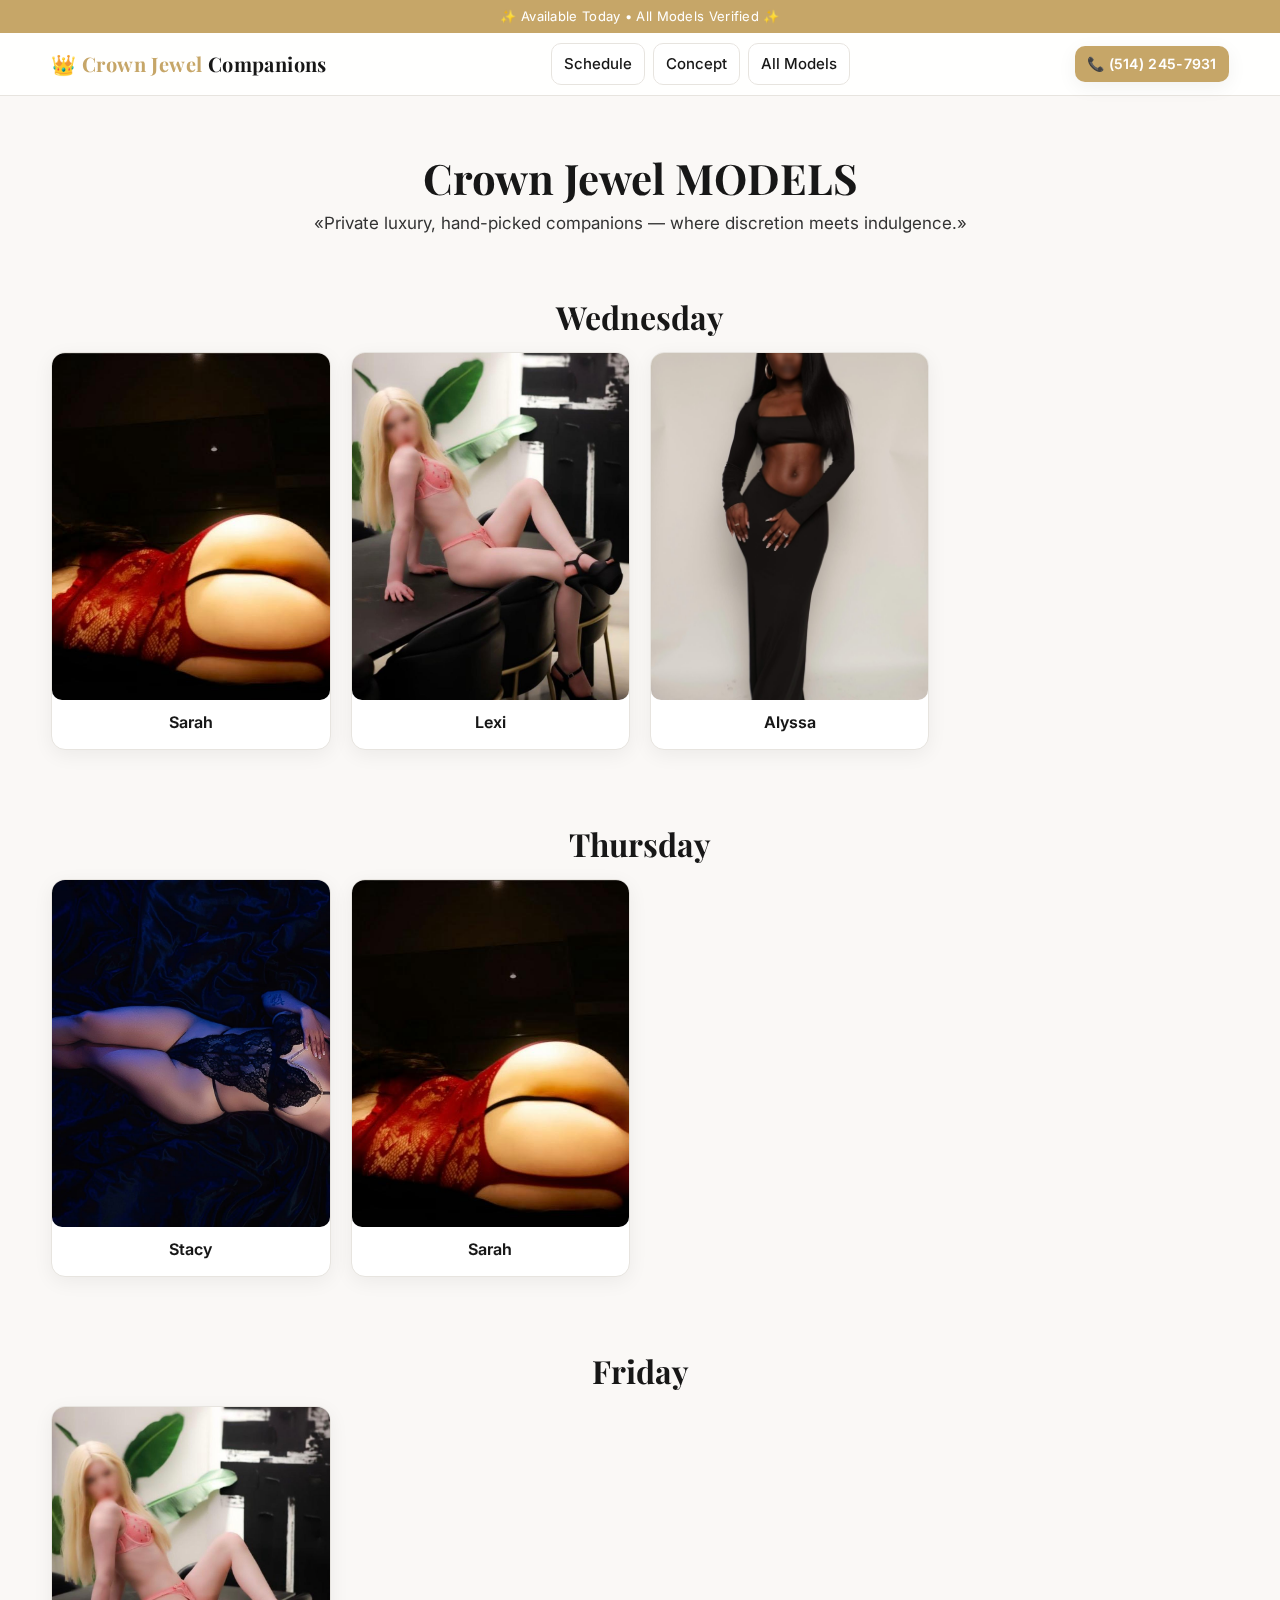
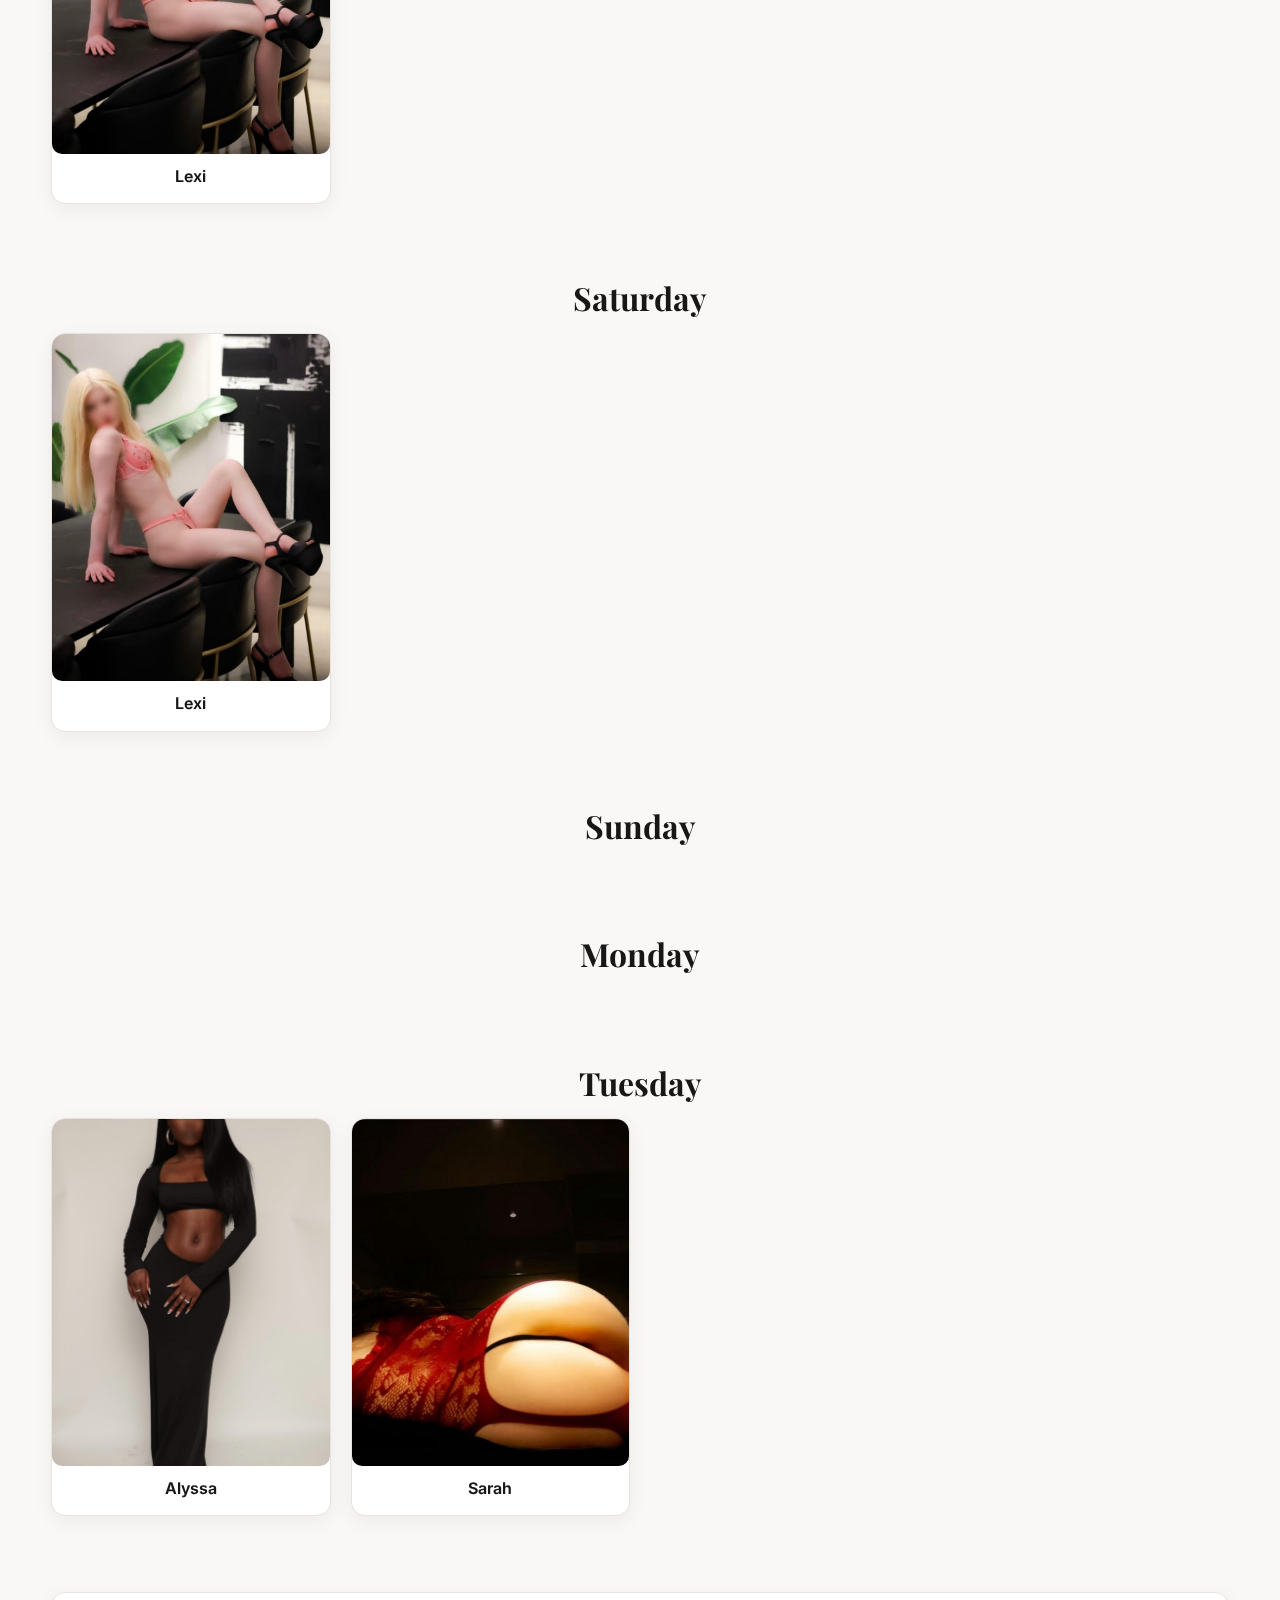
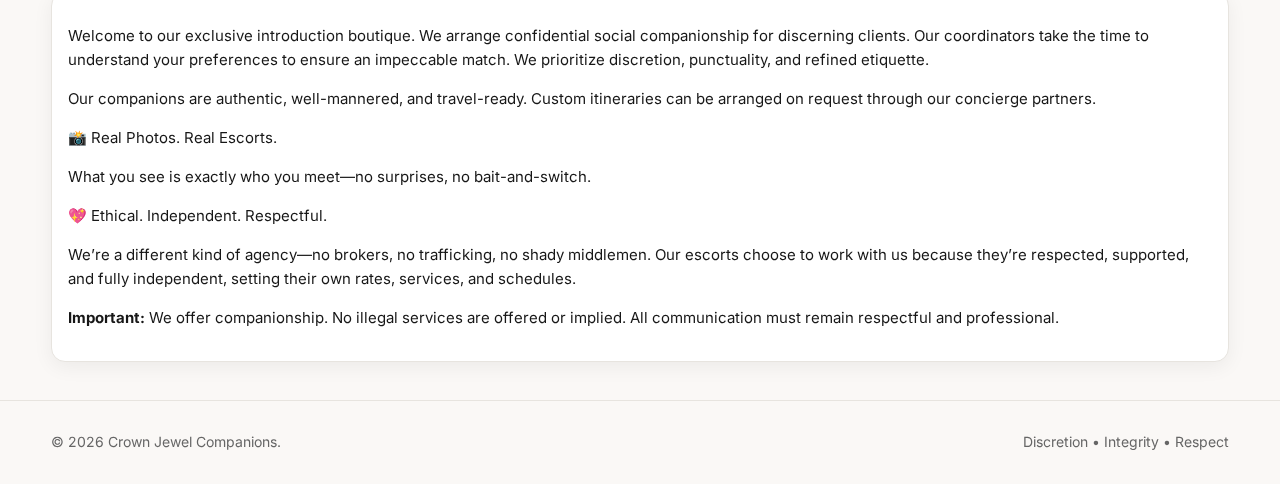
<file: index.html>
<!doctype html>
<html lang="en">
<head>
  <meta charset="utf-8" />
  <meta name="viewport" content="width=device-width, initial-scale=1" />
  <title>Crown Jewel — High End Companions</title>
  <meta name="description" content="High-end, international companionship boutique. Discreet, professional, curated." />
  <meta name="theme-color" content="#ffffff" />
  <meta property="og:title" content="Crown Jewel — High End Companions" />
  <meta property="og:description" content="Private luxury, hand-picked companions — where discretion meets indulgence." />
  <meta property="og:type" content="website" />
  <meta property="og:image" content="/images/preview.jpg" />
  <link rel="preconnect" href="https://fonts.googleapis.com">
  <link rel="preconnect" href="https://fonts.gstatic.com" crossorigin>
  <link href="https://fonts.googleapis.com/css2?family=Inter:wght@300;400;500;600;700&family=Playfair+Display:wght@500;700&display=swap" rel="stylesheet">

  <style>
    :root{
      --bg:#faf8f6;
      --panel:#ffffff;
      --ink:#171717;
      --muted:#666;
      --brand:#c6a668;
      --brand-2:#9a814b;
      --line:#e7e4df;
      --radius:14px;
      --shadow:0 5px 20px rgba(0,0,0,.06);
    }

    *{box-sizing:border-box}
    html{scroll-behavior:smooth}
    body{
      margin:0;
      background:var(--bg);
      color:var(--ink);
      font:400 15px/1.6 Inter, system-ui, -apple-system, Segoe UI, Roboto, sans-serif;
    }
    a{color:inherit; text-decoration:none}
    img{max-width:100%; display:block}
    .wrap{width:min(1180px, 92%); margin-inline:auto}

    /* TOP BAR */
    .topbar{
      background:var(--brand);
      color:#fff;
      text-align:center;
      padding:6px 0;
      font-size:13px;
      letter-spacing:.3px;
    }

    /* NAV */
    .nav{
      position:sticky;
      top:0;
      z-index:50;
      backdrop-filter:saturate(140%) blur(8px);
      background:rgba(255,255,255,.9);
      border-bottom:1px solid var(--line);
    }
    .nav-inner{
      display:flex;
      align-items:center;
      justify-content:space-between;
      gap:10px;
      padding:10px 0;
      flex-wrap:wrap;
    }
    .brand{
      font-family:"Playfair Display", serif;
      font-weight:700;
      font-size:20px;
      letter-spacing:.4px;
      white-space:nowrap;
    }
    .brand em{font-style:normal; color:var(--brand)}

    .nav nav{
      display:flex;
      gap:8px;
      flex-wrap:wrap;
      justify-content:center;
    }

    .nav a.btn{
      padding:8px 12px;
      border-radius:10px;
      border:1px solid var(--line);
      background:var(--panel);
      font-weight:500;
      font-size:15px;
    }

    .phone-box{
      background:var(--brand);
      color:#fff;
      padding:7px 12px;
      border-radius:10px;
      font-weight:600;
      box-shadow:var(--shadow);
      font-size:14px;
      letter-spacing:.3px;
      transition:background .2s ease;
      white-space:nowrap;
    }
    .phone-box:hover{background:var(--brand-2);}

    /* HERO */
    .hero{
      padding:60px 0 24px;
      text-align:center;
    }
    .hero h1{
      font:700 clamp(26px,3.4vw,42px)/1.05 "Playfair Display", serif;
      margin:0 0 10px;
    }
    .hero .sub{
      color:#333;
      font-size:17px;
      max-width:850px;
      margin:8px auto 0;
    }

    /* SECTION */
    section{padding:38px 0}
    section .head{margin-bottom:16px}
    h2{
      font:700 clamp(22px,2.8vw,32px)/1.15 "Playfair Display", serif;
      margin:0;
      text-align:center;
    }
    p.muted{
      color:var(--muted);
      margin:5px auto 0;
      text-align:center;
    }

    /* GRID + CARDS */
    .grid{
      display:grid;
      gap:20px;
      grid-template-columns:repeat(4, minmax(0, 1fr));
      justify-content:center;
    }

    .card{
      background:var(--panel);
      border:1px solid var(--line);
      border-radius:var(--radius);
      overflow:hidden;
      box-shadow:var(--shadow);
      transition:transform .2s ease;
      max-width:280px;
      margin-inline:auto;
    }
    .card:hover{transform:translateY(-4px)}
    .media{
      position:relative;
      aspect-ratio:4 / 5;
      overflow:hidden;
      border-radius:10px;
      background:#eee;
    }
    .media img{
      width:100%;
      height:100%;
      object-fit:cover;
      transition:transform 0.4s ease;
    }
    .card:hover .media img{transform:scale(1.05)}

    .body{padding:10px; text-align:center}
    .body h3{margin:0 0 4px; font-weight:650; font-size:16px;}

    /* CONCEPT */
    .panel{
      background:var(--panel);
      border:1px solid var(--line);
      border-radius:var(--radius);
      box-shadow:var(--shadow);
      padding:16px;
    }

    /* FOOTER */
    footer{
      padding:30px 0;
      border-top:1px solid var(--line);
      color:var(--muted);
      font-size:14px;
    }

    /* RESPONSIVE FIXES */
    @media (max-width:980px){
      .grid{grid-template-columns:repeat(2, minmax(0, 1fr));}
    }
    @media (max-width:640px){
      .grid{grid-template-columns:1fr;}
      .nav-inner{flex-direction:column; align-items:center; text-align:center;}
      .nav nav{flex-direction:column; align-items:center;}
      .phone-box{margin-top:8px;}
    }
  </style>
</head>

<body>
  <div class="topbar">✨ Available Today • All Models Verified ✨</div>

  <header class="nav">
    <div class="wrap nav-inner">
      <a class="brand" href="#top">👑 <em>Crown Jewel</em> Companions</a>
      <nav aria-label="Primary">
        <a class="btn" href="#sunday">Schedule</a>
        <a class="btn" href="#concept">Concept</a>
        <a class="btn" href="all-models.html">All Models</a>
      </nav>
      <a href="tel:+15142457931" class="phone-box">📞 (514) 245-7931</a>
    </div>
  </header>

  <section class="hero wrap" id="top">
    <h1>Crown Jewel MODELS</h1>
    <p class="sub">«Private luxury, hand-picked companions — where discretion meets indulgence.»</p>
  </section>

  <!-- WEDNESDAY -->
  <section id="wednesday">
    <div class="wrap">
      <div class="head">
        <h2>Wednesday</h2>
      </div>
      <div class="grid" role="list">

        <!-- Sarah -->
        <article class="card" role="listitem">
          <a class="card-link" href="profiles/sarah.html">
            <div class="media"><img src="images/sarah1.jpg" alt="Sarah"></div>
            <div class="body"><h3>Sarah</h3></div>
          </a>
        </article>

        <!-- Lexi -->
        <article class="card" role="listitem">
          <a class="card-link" href="profiles/lexi.html">
            <div class="media"><img src="images/lexi1.jpg" alt="Lexi"></div>
            <div class="body"><h3>Lexi</h3></div>
          </a>
        </article> 

        <!-- Alyssa -->
        <article class="card" role="listitem">
          <a class="card-link" href="profiles/alyssa.html">
            <div class="media"><img src="images/alyssa1.jpg" alt="Alyssa"></div>
            <div class="body"><h3>Alyssa</h3></div>
          </a>
        </article>        

      </div>
    </div>
  </section>

  <!-- THURSDAY -->
  <section id="thursday">
    <div class="wrap">
      <div class="head">
        <h2>Thursday</h2>
      </div>
      <div class="grid" role="list">

        <!-- Stacy -->
        <article class="card" role="listitem">
          <a class="card-link" href="profiles/stacy.html">
            <div class="media"><img src="images/stacy1.jpg" alt="Stacy"></div>
            <div class="body"><h3>Stacy</h3></div>
          </a>
        </article>

        <!-- Sarah -->
        <article class="card" role="listitem">
          <a class="card-link" href="profiles/sarah.html">
            <div class="media"><img src="images/sarah1.jpg" alt="Sarah"></div>
            <div class="body"><h3>Sarah</h3></div>
          </a>
        </article>

      </div>
    </div>
  </section>

  <!-- FRIDAY -->
  <section id="friday">
    <div class="wrap">
      <div class="head">
        <h2>Friday</h2>
      </div>
      <div class="grid" role="list">
        <!-- Lexi -->
        <article class="card" role="listitem">
          <a class="card-link" href="profiles/lexi.html">
            <div class="media"><img src="images/lexi1.jpg" alt="Lexi"></div>
            <div class="body"><h3>Lexi</h3></div>
          </a>
        </article>

      </div>
    </div>
  </section>

  <!-- SATURDAY -->
  <section id="saturday">
    <div class="wrap">
      <div class="head">
        <h2>Saturday</h2>
      </div>
      <div class="grid" role="list">

        <!-- Lexi -->
        <article class="card" role="listitem">
          <a class="card-link" href="profiles/lexi.html">
            <div class="media"><img src="images/lexi1.jpg" alt="Lexi"></div>
            <div class="body"><h3>Lexi</h3></div>
          </a>
        </article>        
      </div>
    </div>
  </section>

  <!-- SUNDAY -->
  <section id="sunday">
    <div class="wrap">
      <div class="head">
        <h2>Sunday</h2>
      </div>
      <div class="grid" role="list">
      </div>
    </div>
  </section>  

    <!-- MONDAY -->
  <section id="monday">
    <div class="wrap">
      <div class="head">
        <h2>Monday</h2>
      </div>
      <div class="grid" role="list">
       
      </div>
    </div>
  </section>

  <!-- TUESDAY -->
  <section id="tuesday">
    <div class="wrap">
      <div class="head">
        <h2>Tuesday</h2>
      </div>
      <div class="grid" role="list">

        <!-- Alyssa -->
        <article class="card" role="listitem">
          <a class="card-link" href="profiles/alyssa.html">
            <div class="media"><img src="images/alyssa1.jpg" alt="Alyssa"></div>
            <div class="body"><h3>Alyssa</h3></div>
          </a>
        </article>

        <!-- Sarah -->
        <article class="card" role="listitem">
          <a class="card-link" href="profiles/sarah.html">
            <div class="media"><img src="images/sarah1.jpg" alt="Sarah"></div>
            <div class="body"><h3>Sarah</h3></div>
          </a>
        </article>                
      </div>
    </div>
  </section>  

  <section id="concept">
    <div class="wrap">
      <div class="panel">
        <p>Welcome to our exclusive introduction boutique. We arrange confidential social companionship for discerning clients. Our coordinators take the time to understand your preferences to ensure an impeccable match. We prioritize discretion, punctuality, and refined etiquette.</p>
        <p>Our companions are authentic, well-mannered, and travel-ready. Custom itineraries can be arranged on request through our concierge partners.</p>
        <p>📸 Real Photos. Real Escorts. </p>
        <p>What you see is exactly who you meet—no surprises, no bait-and-switch.</p>
        <p>💖 Ethical. Independent. Respectful.</p>
        <p>We’re a different kind of agency—no brokers, no trafficking, no shady middlemen. Our escorts choose to work with us because they’re respected, supported, and fully independent, setting their own rates, services, and schedules.</p>
        <p><strong>Important:</strong> We offer companionship. No illegal services are offered or implied. All communication must remain respectful and professional.</p>
      </div>
    </div>
  </section>

  <footer>
    <div class="wrap" style="display:flex; justify-content:space-between;">
      <div>© <span id="year"></span> Crown Jewel Companions.</div>
      <div class="muted">Discretion • Integrity • Respect</div>
    </div>
  </footer>

  <script>
    document.getElementById('year').textContent = new Date().getFullYear();
  </script>
</body>
</html>
</file>
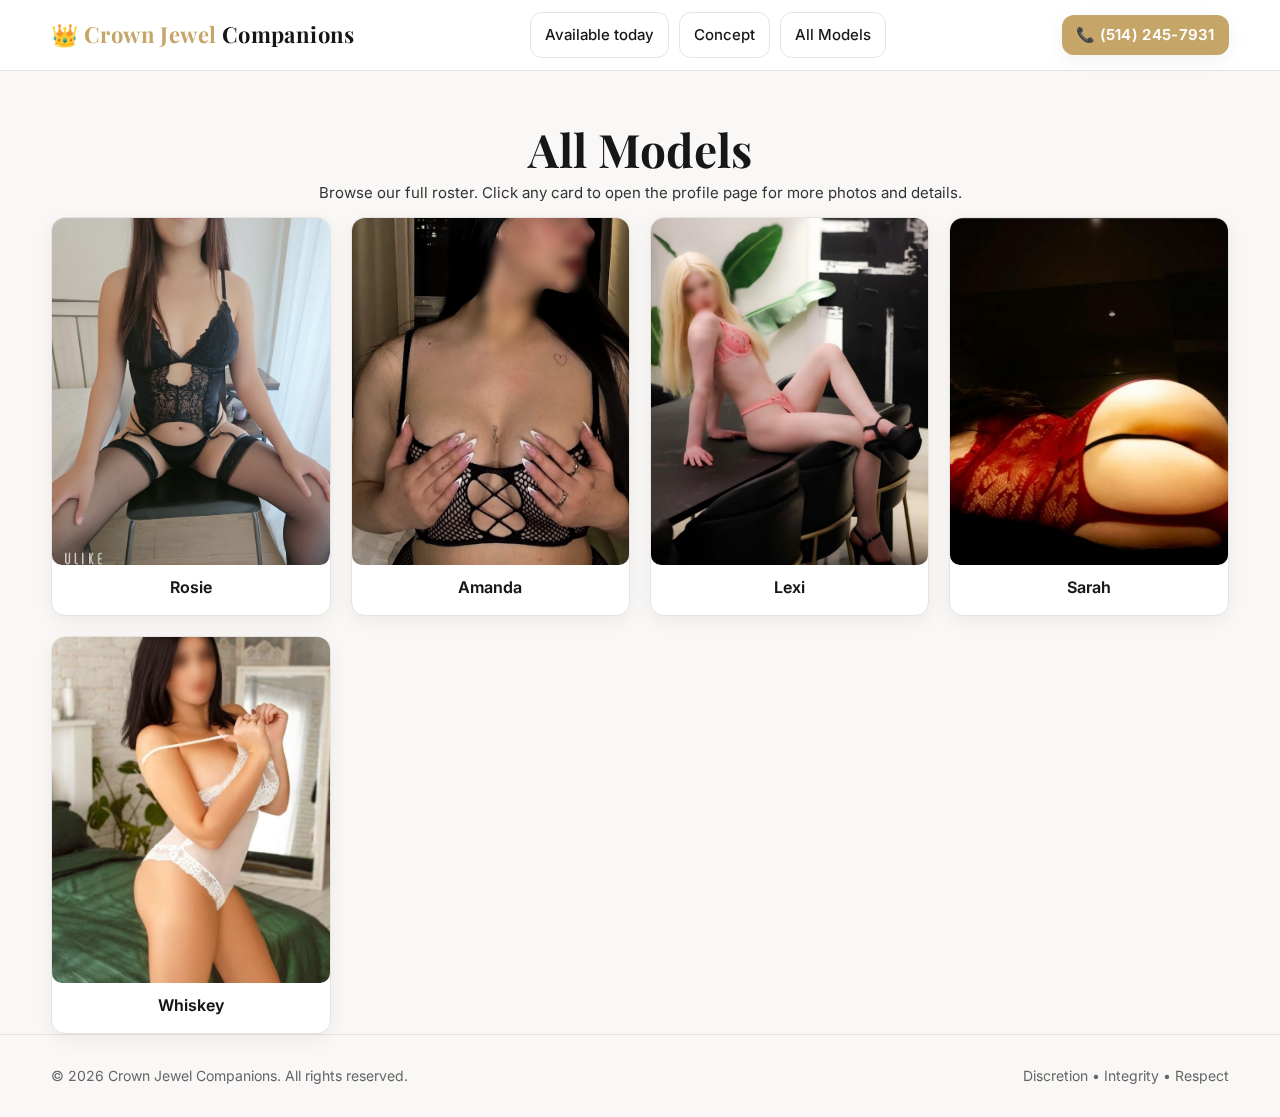
<file: all-models.html>
<!doctype html>
<html lang="en">
<head>
  <meta charset="utf-8" />
  <meta name="viewport" content="width=device-width, initial-scale=1" />
  <title>All Models — Crown Jewel</title>
  <meta name="description" content="Browse the full roster of Crown Jewel companions." />
  <meta name="theme-color" content="#ffffff" />
  <link rel="preconnect" href="https://fonts.googleapis.com">
  <link rel="preconnect" href="https://fonts.gstatic.com" crossorigin>
  <link href="https://fonts.googleapis.com/css2?family=Inter:wght@300;400;500;600;700&family=Playfair+Display:wght@500;700&display=swap" rel="stylesheet">

  <style>
    :root{
      --bg:#faf8f6; --panel:#ffffff; --ink:#171717; --muted:#666;
      --brand:#c6a668; --brand-2:#9a814b; --line:#e7e4df;
      --radius:14px; --shadow:0 5px 20px rgba(0,0,0,.06);
    }
    *{box-sizing:border-box}
    html{scroll-behavior:smooth}
    body{
      margin:0; background:var(--bg); color:var(--ink);
      font:400 15px/1.6 Inter, system-ui, -apple-system, Segoe UI, Roboto, sans-serif;
    }
    a{color:inherit; text-decoration:none}
    img{max-width:100%; display:block}
    .wrap{width:min(1180px,92%); margin-inline:auto}

    /* NAVBAR */
    .nav{
      position:sticky; top:0; z-index:50;
      backdrop-filter:saturate(140%) blur(8px);
      background:rgba(255,255,255,.92);
      border-bottom:1px solid var(--line)
    }
    .nav-inner{
      display:flex; align-items:center; justify-content:space-between;
      gap:12px; padding:12px 0; flex-wrap:wrap;
    }
    .brand{
      font-family:"Playfair Display",serif; font-weight:700; font-size:22px;
      letter-spacing:.4px; white-space:nowrap
    }
    .brand em{font-style:normal; color:var(--brand)}
    .nav nav{display:flex; gap:10px; flex-wrap:wrap; justify-content:center}
    .nav a.btn{
      padding:10px 14px; border-radius:12px; border:1px solid var(--line);
      background:var(--panel); font-weight:500;
    }
    .phone-box{
      background:var(--brand); color:#fff; padding:8px 14px; border-radius:12px;
      font-weight:600; box-shadow:var(--shadow); white-space:nowrap; letter-spacing:.3px;
      transition:background .2s ease;
    }
    .phone-box:hover{background:var(--brand-2)}

    @media (max-width:640px){
      .nav-inner{flex-direction:column; align-items:center; text-align:center; gap:10px; padding:10px 0}
      .nav nav{width:100%; justify-content:center; gap:8px}
      .nav nav .btn{padding:10px 12px}
      .phone-box{margin-top:4px}
    }

    /* PAGE HEADER */
    header.page{padding:54px 0 12px; text-align:center}
    header.page h1{font:700 clamp(28px,3.6vw,46px)/1.05 "Playfair Display",serif; margin:0}
    header.page p{color:#333; margin:8px auto 0; max-width:820px}

    /* GRID + CARDS — updated for smaller size + 4 columns */
    .grid{
      display:grid;
      gap:20px;
      grid-template-columns:repeat(4, minmax(0, 1fr)); /* now 4 per row */
      justify-content:center;
    }
    @media (max-width: 980px){ .grid{grid-template-columns:repeat(2, minmax(0,1fr))} }
    @media (max-width: 640px){ .grid{grid-template-columns:1fr} }

    .card{
      background:var(--panel); border:1px solid var(--line); border-radius:var(--radius);
      overflow:hidden; box-shadow:var(--shadow); transition:transform .2s ease;
      max-width:280px;  /* smaller like Available Today */
      margin-inline:auto;
    }
    .card:hover{transform:translateY(-4px)}

    .media{
      position:relative;
      aspect-ratio:4 / 5; /* matches smaller height ratio */
      overflow:hidden; border-radius:10px; background:#eee;
    }
    .media img{
      width:100%; height:100%; object-fit:cover; transition:transform 0.4s ease;
    }
    .card:hover .media img{transform:scale(1.05)}
    @supports not (aspect-ratio:4/5){
      .media{height:0; padding-top:125%}
      .media img{position:absolute; inset:0}
    }

    .body{padding:10px; text-align:center}
    .body h3{margin:0 0 4px; font-weight:650; font-size:16px;}
    .meta{color:var(--muted); font-size:12px}

    footer{padding:30px 0; border-top:1px solid var(--line); color:var(--muted); font-size:14px}
  </style>
</head>
<body>
  <!-- NAVBAR -->
  <header class="nav">
    <div class="wrap nav-inner">
      <a class="brand" href="index.html#top">👑 <em>Crown Jewel</em> Companions</a>
      <nav aria-label="Primary">
        <a class="btn" href="index.html#available">Available today</a>
        <a class="btn" href="index.html#concept">Concept</a>
        <a class="btn" href="all-models.html" aria-current="page">All Models</a>
      </nav>
      <a class="phone-box" href="tel:+15142457931">📞 (514) 245-7931</a>
    </div>
  </header>

  <!-- PAGE HEADER -->
  <header class="page" id="top">
    <div class="wrap">
      <h1>All Models</h1>
      <p>Browse our full roster. Click any card to open the profile page for more photos and details.</p>
    </div>
  </header>

  <!-- FULL GALLERY -->
  <section>
    <div class="wrap">
      <div class="grid" role="list">
        <!-- CARDS -->
        <article class="card" role="listitem">
          <a class="card-link" href="profiles/rosie.html" aria-label="Open Rosie profile">
            <div class="media"><img src="images/rosie1.jpg" alt="Rosie" loading="lazy"></div>
            <div class="body"><h3>Rosie</h3></div>
          </a>
        </article>

        <article class="card" role="listitem">
          <a class="card-link" href="profiles/amanda.html" aria-label="Open Amanda profile">
            <div class="media"><img src="images/amanda1.jpg" alt="Amanda" loading="lazy"></div>
            <div class="body"><h3>Amanda</h3></div>
          </a>
        </article>

        <article class="card" role="listitem">
          <a class="card-link" href="profiles/lexi.html" aria-label="Open Lexi profile">
            <div class="media"><img src="images/lexi1.jpg" alt="Lexi" loading="lazy"></div>
            <div class="body"><h3>Lexi</h3></div>
          </a>
        </article>

        <article class="card" role="listitem">
          <a class="card-link" href="profiles/sarah.html" aria-label="Open Sarah profile">
            <div class="media"><img src="images/sarah1.jpg" alt="Sarah" loading="lazy"></div>
            <div class="body"><h3>Sarah</h3></div>
          </a>
        </article>

        <article class="card" role="listitem">
          <a class="card-link" href="profiles/whiskey.html" aria-label="Open Whiskey profile">
            <div class="media"><img src="images/whiskey1.jpg" alt="Whiskey" loading="lazy"></div>
            <div class="body"><h3>Whiskey</h3></div>
          </a>
        </article>
      </div>
    </div>
  </section>

  <footer>
    <div class="wrap" style="display:flex; flex-wrap:wrap; gap:16px; align-items:center; justify-content:space-between">
      <div>© <span id="year"></span> Crown Jewel Companions. All rights reserved.</div>
      <div class="muted">Discretion • Integrity • Respect</div>
    </div>
  </footer>

  <script>
    document.getElementById('year').textContent = new Date().getFullYear();
  </script>
</body>
</html>
</file>
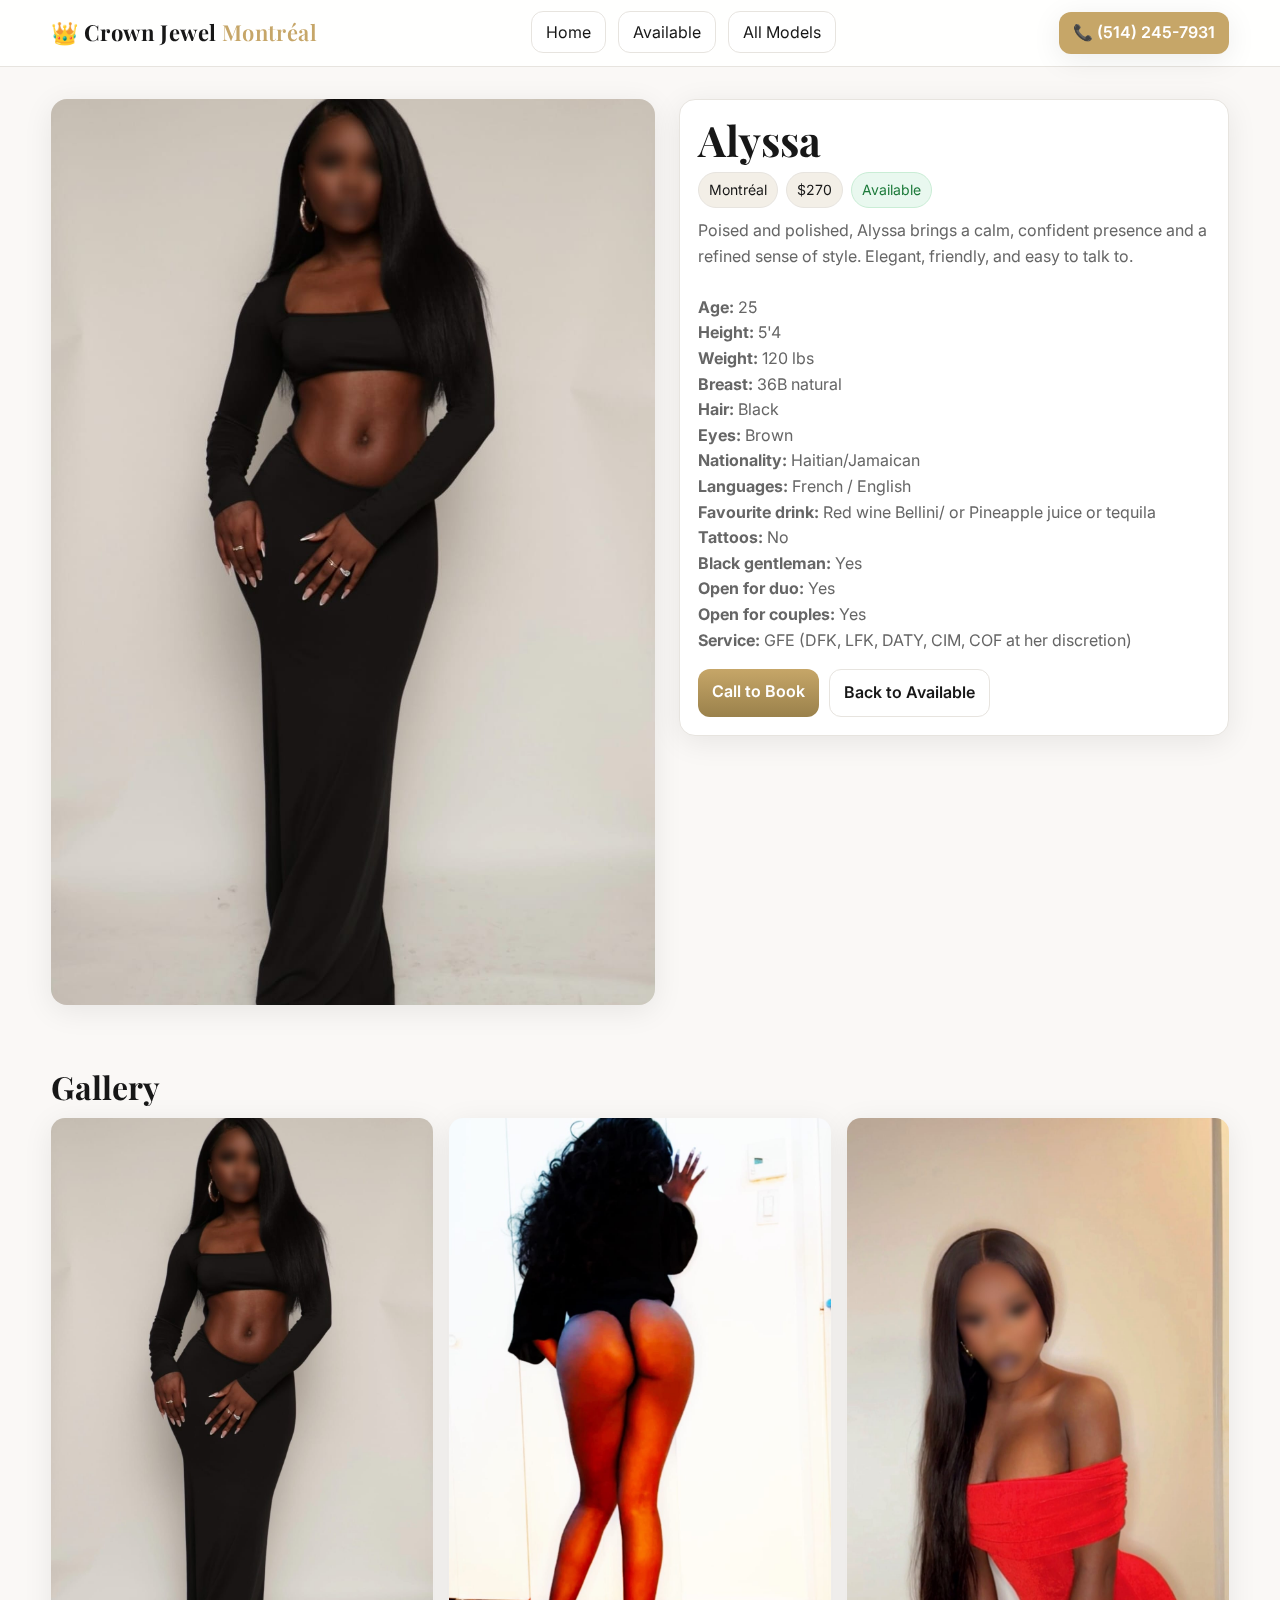
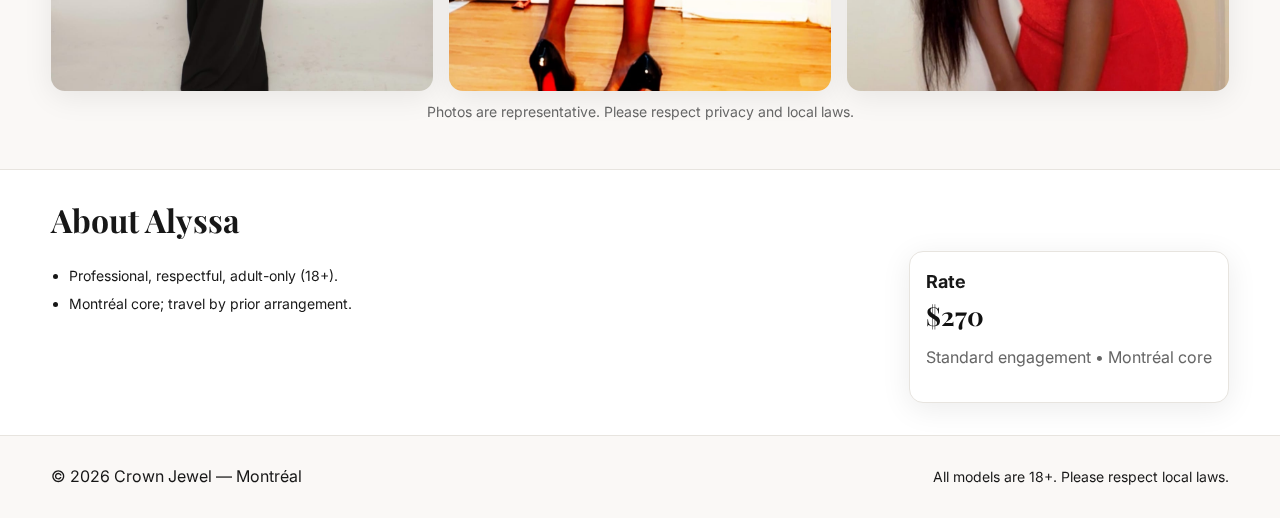
<file: alyssa.html>
<!doctype html>
<html lang="en">
<head>
  <meta charset="utf-8" />
  <meta name="viewport" content="width=device-width, initial-scale=1" />
  <title>Alyssa — Crown Jewel Montréal</title>
  <meta name="description" content="Alyssa — Crown Jewel Montréal. Profile, bio, and gallery." />
  <link rel="canonical" href="https://crownjewelescorts.ca/profiles/alyssa" />
  <meta name="theme-color" content="#ffffff" />
  <link rel="preconnect" href="https://fonts.googleapis.com">
  <link rel="preconnect" href="https://fonts.gstatic.com" crossorigin>
  <link href="https://fonts.googleapis.com/css2?family=Inter:wght@300;400;500;600;700&family=Playfair+Display:wght@500;700&display=swap" rel="stylesheet">

  <style>
    :root{
      --bg:#faf8f6; --panel:#ffffff; --ink:#171717; --muted:#666;
      --brand:#c6a668; --brand-2:#9a814b; --line:#e7e4df;
      --radius:18px; --shadow:0 6px 30px rgba(0,0,0,.08); --pill:#f3efe7;
    }
    *{box-sizing:border-box}
    html{scroll-behavior:smooth}
    body{margin:0; background:var(--bg); color:var(--ink); font:400 16px/1.6 Inter,system-ui,-apple-system,Segoe UI,Roboto,sans-serif}
    a{color:inherit; text-decoration:none}
    img{max-width:100%; display:block}
    .wrap{width:min(1180px,92%); margin-inline:auto}

    /* NAV */
    .nav{position:sticky; top:0; z-index:50; backdrop-filter:saturate(140%) blur(8px); background:rgba(255,255,255,.9); border-bottom:1px solid var(--line)}
    .nav-inner{display:flex; align-items:center; justify-content:space-between; gap:12px; padding:12px 0}
    .brand{font-family:"Playfair Display",serif; font-weight:700; font-size:22px; letter-spacing:.4px}
    .brand-sub{color:var(--brand); font-weight:600}
    .links a{padding:10px 14px; border-radius:12px; border:1px solid var(--line); background:var(--panel); margin-right:8px}
    .phone-box{background:var(--brand); color:#fff; padding:8px 14px; border-radius:12px; font-weight:600; box-shadow:var(--shadow)}
    .phone-box:hover{background:var(--brand-2)}
    .menu{display:none}

    /* SECTION / TEXT */
    h1{font:700 clamp(28px,3.6vw,42px)/1.05 "Playfair Display",serif; margin:0 0 10px}
    h2.title{font:700 clamp(22px,3vw,32px)/1.15 "Playfair Display",serif; margin:0 0 12px}
    p.muted{color:var(--muted)}
    .section{padding:32px 0}

    /* PROFILE HERO */
    .profile-header{display:grid; grid-template-columns: 1.1fr 1fr; gap:24px; align-items:start}
    .profile-cover{width:100%; border-radius:16px; aspect-ratio:2/3; object-fit:cover; background:#eee; box-shadow:var(--shadow)}
    .profile-meta{background:var(--panel); border:1px solid var(--line); border-radius:16px; padding:18px; box-shadow:var(--shadow)}
    .profile-tags{display:flex; flex-wrap:wrap; gap:8px; margin:6px 0 10px}
    .pill{background:var(--pill); border:1px solid var(--line); padding:6px 10px; border-radius:999px; font-size:14px}
    .pill.success{background:#e9f8ef; border-color:#c9edd5; color:#1c7a3a}
    .profile-lead{margin-top:10px}
    .profile-cta{display:flex; gap:10px; flex-wrap:wrap; margin-top:12px}
    .btn{display:inline-block; padding:10px 14px; border-radius:12px; border:1px solid var(--line); background:var(--panel); font-weight:600}
    .btn-primary{background:linear-gradient(180deg,var(--brand),var(--brand-2)); border:none; color:#fff}
    .btn-ghost{background:#fff}

    /* GALLERY */
    .gallery{display:grid; gap:16px; grid-template-columns:repeat(3, minmax(0,1fr))}
    .gal{width:100%; aspect-ratio:2/3; object-fit:cover; border-radius:14px; background:#eee; box-shadow:var(--shadow); transition:transform .35s ease}
    .gal:hover{transform:scale(1.02)}
    .center{text-align:center}
    .small{font-size:14px}

    /* DETAILS */
    .section-alt{background:var(--panel); border-top:1px solid var(--line); border-bottom:1px solid var(--line)}
    .profile-grid{display:grid; grid-template-columns:1fr 320px; gap:24px}
    .profile-bio ul{padding-left:18px}
    .notes li{margin:6px 0}
    .profile-side .rate{background:#fff; border:1px solid var(--line); border-radius:14px; padding:16px; box-shadow:var(--shadow)}
    .rate h3{margin:0 0 6px; font-size:18px}
    .amount{font:700 26px/1 "Playfair Display",serif; color:#111}

    /* FOOTER */
    .footer{padding:28px 0}
    .foot{display:flex; justify-content:space-between; align-items:center; gap:16px}

    /* RESPONSIVE */
    @media(max-width:980px){
      .profile-header{grid-template-columns:1fr}
      .profile-grid{grid-template-columns:1fr}
    }
    @media(max-width:640px){
      .links{display:none}
      .menu{display:block; background:none; border:1px solid var(--line); border-radius:10px; padding:8px 12px}
      .gallery{grid-template-columns:repeat(2, minmax(0,1fr))}
    }
  </style>
</head>

<body>
  <!-- NAV -->
  <header class="nav">
    <div class="wrap nav-inner">
      <a class="brand" href="../index.html#top">👑 Crown Jewel <span class="brand-sub">Montréal</span></a>
      <nav class="links">
        <a href="../index.html#top">Home</a>
        <a href="../index.html#available">Available</a>
        <a href="../all-models.html">All Models</a>
      </nav>
      <a class="phone-box" href="tel:+15142457931">📞 (514) 245-7931</a>
      <button class="menu" aria-label="Open menu">☰</button>
    </div>
  </header>

  <!-- PROFILE HERO -->
  <section class="section profile-hero">
    <div class="wrap">
      <div class="profile-header">
        <img class="profile-cover" src="../images/alyssa1.jpg" alt="Alyssa — cover photo">
        <div class="profile-meta">
          <h1>Alyssa</h1>
          <div class="profile-tags">
            <span class="pill">Montréal</span>
            <span class="pill">$270</span>
            <span class="pill success">Available</span>
          </div>
          <p class="profile-lead muted">
            Poised and polished, Alyssa brings a calm, confident presence and a refined sense of style.
            Elegant, friendly, and easy to talk to.
            <br><br><strong>Age:</strong> 25
            <br><strong>Height:</strong> 5'4
            <br><strong>Weight:</strong> 120 lbs
            <br><strong>Breast:</strong> 36B natural
            <br><strong>Hair:</strong> Black
            <br><strong>Eyes:</strong> Brown
            <br><strong>Nationality:</strong> Haitian/Jamaican
            <br><strong>Languages:</strong> French / English
            <br><strong>Favourite drink:</strong> Red wine Bellini/ or Pineapple juice or tequila
            <br><strong>Tattoos:</strong> No
            <br><strong>Black gentleman:</strong> Yes
            <br><strong>Open for duo:</strong> Yes
            <br><strong>Open for couples:</strong> Yes
            <br><strong>Service:</strong> GFE (DFK, LFK, DATY, CIM, COF at her discretion)
          </p>
          <div class="profile-cta">
            <a class="btn btn-primary" href="tel:+15142457931">Call to Book</a>
            <a class="btn" href="../index.html#available">Back to Available</a>
          </div>
        </div>
      </div>
    </div>
  </section>

  <!-- GALLERY -->
  <section class="section">
    <div class="wrap">
      <h2 class="title">Gallery</h2>
      <div class="gallery">
        <img src="../images/alyssa1.jpg" alt="Alyssa photo 1" class="gal">
        <img src="../images/alyssa2.jpg" alt="Alyssa photo 2" class="gal">
        <img src="../images/alyssa3.jpg" alt="Alyssa photo 3" class="gal">
      </div>
      <p class="small muted center" style="margin-top:10px">Photos are representative. Please respect privacy and local laws.</p>
    </div>
  </section>

  <!-- DETAILS -->
  <section class="section section-alt">
    <div class="wrap">
      <h2 class="title">About Alyssa</h2>
      <div class="profile-grid">
        <div class="profile-bio">
          <ul class="notes small">
            <li>Professional, respectful, adult-only (18+).</li>
            <li>Montréal core; travel by prior arrangement.</li>
          </ul>
        </div>
        <aside class="profile-side">
          <div class="rate">
            <h3>Rate</h3>
            <div class="amount">$270</div>
            <p class="muted">Standard engagement • Montréal core</p>
          </div>
        </aside>
      </div>
    </div>
  </section>

  <!-- FOOTER -->
  <footer class="footer">
    <div class="wrap foot">
      <div>© <span id="year"></span> Crown Jewel — Montréal</div>
      <div class="muted small">All models are 18+. Please respect local laws.</div>
    </div>
  </footer>

  <script>document.getElementById('year').textContent = new Date().getFullYear();</script>
</body>
</html>
</file>
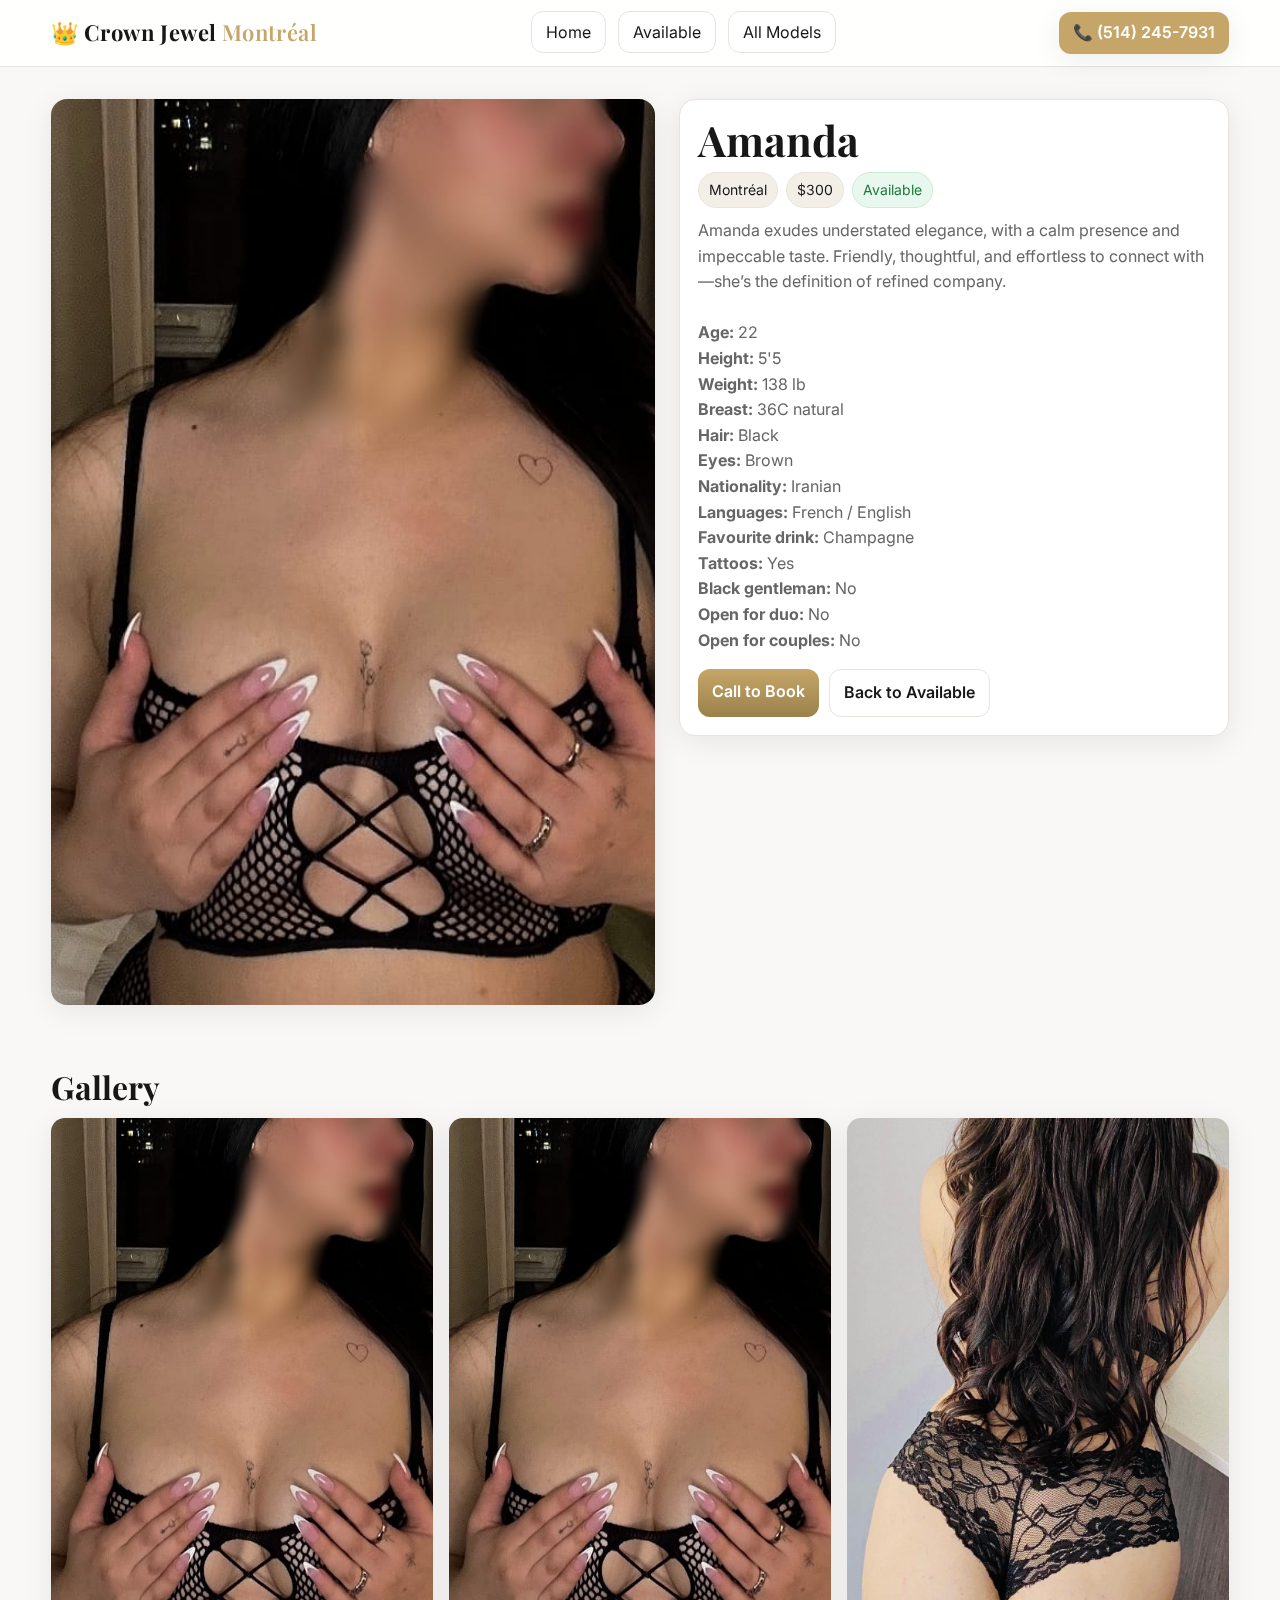
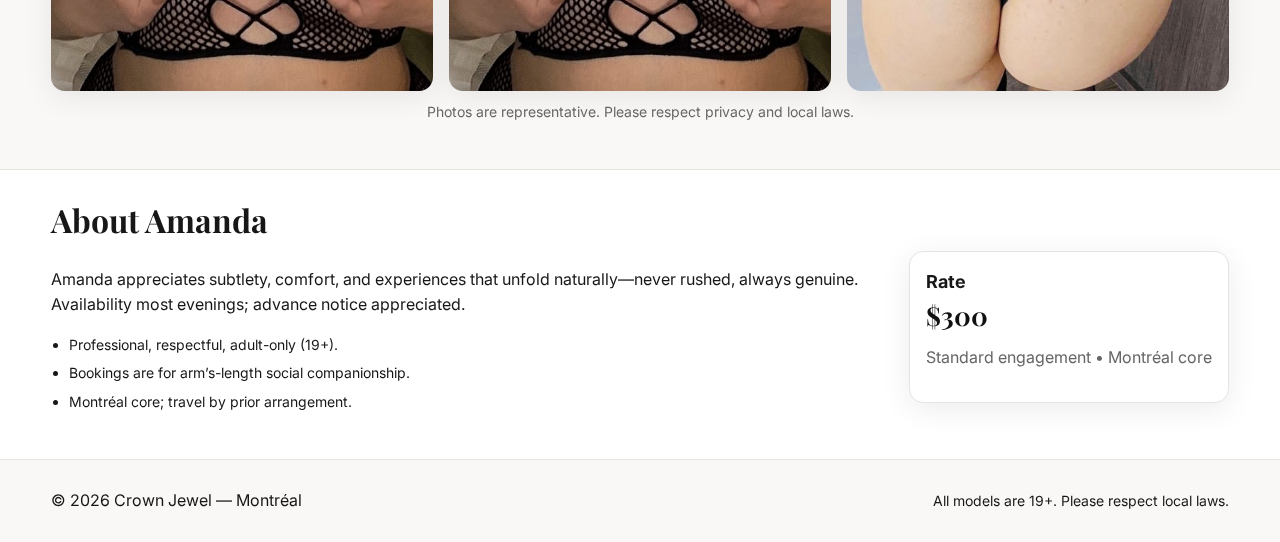
<file: profiles/amanda.html>
<!doctype html>
<html lang="en">
<head>
  <meta charset="utf-8" />
  <meta name="viewport" content="width=device-width, initial-scale=1" />
  <title>Amanda — Crown Jewel Montréal</title>
  <meta name="description" content="Amanda — Crown Jewel Montréal. Profile, bio, and gallery." />
  <link rel="canonical" href="https://crownjewelescorts.ca/profiles/amanda" />
  <meta name="theme-color" content="#ffffff" />
  <link rel="preconnect" href="https://fonts.googleapis.com">
  <link rel="preconnect" href="https://fonts.gstatic.com" crossorigin>
  <link href="https://fonts.googleapis.com/css2?family=Inter:wght@300;400;500;600;700&family=Playfair+Display:wght@500;700&display=swap" rel="stylesheet">

  <style>
    :root{
      --bg:#faf8f6; --panel:#ffffff; --ink:#171717; --muted:#666;
      --brand:#c6a668; --brand-2:#9a814b; --line:#e7e4df;
      --radius:18px; --shadow:0 6px 30px rgba(0,0,0,.08); --pill:#f3efe7;
    }
    *{box-sizing:border-box}
    html{scroll-behavior:smooth}
    body{margin:0; background:var(--bg); color:var(--ink); font:400 16px/1.6 Inter,system-ui,-apple-system,Segoe UI,Roboto,sans-serif}
    a{color:inherit; text-decoration:none}
    img{max-width:100%; display:block}
    .wrap{width:min(1180px,92%); margin-inline:auto}

    /* NAV */
    .nav{position:sticky; top:0; z-index:50; backdrop-filter:saturate(140%) blur(8px); background:rgba(255,255,255,.9); border-bottom:1px solid var(--line)}
    .nav-inner{display:flex; align-items:center; justify-content:space-between; gap:12px; padding:12px 0}
    .brand{font-family:"Playfair Display",serif; font-weight:700; font-size:22px; letter-spacing:.4px}
    .brand-sub{color:var(--brand); font-weight:600}
    .links a{padding:10px 14px; border-radius:12px; border:1px solid var(--line); background:var(--panel); margin-right:8px}
    .phone-box{background:var(--brand); color:#fff; padding:8px 14px; border-radius:12px; font-weight:600; box-shadow:var(--shadow)}
    .phone-box:hover{background:var(--brand-2)}
    .menu{display:none}

    /* SECTION / TEXT */
    h1{font:700 clamp(28px,3.6vw,42px)/1.05 "Playfair Display",serif; margin:0 0 10px}
    h2.title{font:700 clamp(22px,3vw,32px)/1.15 "Playfair Display",serif; margin:0 0 12px}
    p.muted{color:var(--muted)}
    .section{padding:32px 0}

    /* PROFILE HERO */
    .profile-header{display:grid; grid-template-columns: 1.1fr 1fr; gap:24px; align-items:start}
    .profile-cover{width:100%; border-radius:16px; aspect-ratio:2/3; object-fit:cover; background:#eee; box-shadow:var(--shadow)}
    .profile-meta{background:var(--panel); border:1px solid var(--line); border-radius:16px; padding:18px; box-shadow:var(--shadow)}
    .profile-tags{display:flex; flex-wrap:wrap; gap:8px; margin:6px 0 10px}
    .pill{background:var(--pill); border:1px solid var(--line); padding:6px 10px; border-radius:999px; font-size:14px}
    .pill.success{background:#e9f8ef; border-color:#c9edd5; color:#1c7a3a}
    .profile-lead{margin-top:10px}
    .profile-cta{display:flex; gap:10px; flex-wrap:wrap; margin-top:12px}
    .btn{display:inline-block; padding:10px 14px; border-radius:12px; border:1px solid var(--line); background:var(--panel); font-weight:600}
    .btn-primary{background:linear-gradient(180deg,var(--brand),var(--brand-2)); border:none; color:#fff}
    .btn-ghost{background:#fff}

    /* GALLERY */
    .gallery{display:grid; gap:16px; grid-template-columns:repeat(3, minmax(0,1fr))}
    .gal{width:100%; aspect-ratio:2/3; object-fit:cover; border-radius:14px; background:#eee; box-shadow:var(--shadow); transition:transform .35s ease}
    .gal:hover{transform:scale(1.02)}
    .center{text-align:center}
    .small{font-size:14px}

    /* DETAILS */
    .section-alt{background:var(--panel); border-top:1px solid var(--line); border-bottom:1px solid var(--line)}
    .profile-grid{display:grid; grid-template-columns:1fr 320px; gap:24px}
    .profile-bio ul{padding-left:18px}
    .notes li{margin:6px 0}
    .profile-side .rate{background:#fff; border:1px solid var(--line); border-radius:14px; padding:16px; box-shadow:var(--shadow)}
    .rate h3{margin:0 0 6px; font-size:18px}
    .amount{font:700 26px/1 "Playfair Display",serif; color:#111}

    /* FOOTER */
    .footer{padding:28px 0}
    .foot{display:flex; justify-content:space-between; align-items:center; gap:16px}

    /* RESPONSIVE */
    @media(max-width:980px){
      .profile-header{grid-template-columns:1fr}
      .profile-grid{grid-template-columns:1fr}
    }
    @media(max-width:640px){
      .links{display:none}
      .menu{display:block; background:none; border:1px solid var(--line); border-radius:10px; padding:8px 12px}
      .gallery{grid-template-columns:repeat(2, minmax(0,1fr))}
    }
  </style>
</head>

<body>
  <!-- NAV -->
  <header class="nav">
    <div class="wrap nav-inner">
      <a class="brand" href="../index.html#top">👑 Crown Jewel <span class="brand-sub">Montréal</span></a>
      <nav class="links">
        <a href="../index.html#top">Home</a>
        <a href="../index.html#available">Available</a>
        <a href="../all-models.html">All Models</a>
      </nav>
      <a class="phone-box" href="tel:+15142457931">📞 (514) 245-7931</a>
      <button class="menu" aria-label="Open menu">☰</button>
    </div>
  </header>

  <!-- PROFILE HERO -->
  <section class="section profile-hero">
    <div class="wrap">
      <div class="profile-header">
        <img class="profile-cover" src="../images/amanda1.jpg" alt="Amanda — cover photo">
        <div class="profile-meta">
          <h1>Amanda</h1>
          <div class="profile-tags">
            <span class="pill">Montréal</span>
            <span class="pill">$300</span>
            <span class="pill success">Available</span>
          </div>
          <p class="profile-lead muted">
            Amanda exudes understated elegance, with a calm presence and impeccable taste.
            Friendly, thoughtful, and effortless to connect with—she’s the definition of refined company.
            <br><br><strong>Age:</strong> 22
            <br><strong>Height:</strong> 5'5
            <br><strong>Weight:</strong> 138 lb
            <br><strong>Breast:</strong> 36C natural
            <br><strong>Hair:</strong> Black
            <br><strong>Eyes:</strong> Brown
            <br><strong>Nationality:</strong> Iranian
            <br><strong>Languages:</strong> French / English
            <br><strong>Favourite drink:</strong> Champagne
            <br><strong>Tattoos:</strong> Yes
            <br><strong>Black gentleman:</strong> No
            <br><strong>Open for duo:</strong> No
            <br><strong>Open for couples:</strong> No
          </p>
          <div class="profile-cta">
            <a class="btn btn-primary" href="tel:+15142457931">Call to Book</a>
            <a class="btn" href="../index.html#available">Back to Available</a>
          </div>
        </div>
      </div>
    </div>
  </section>

  <!-- GALLERY -->
  <section class="section">
    <div class="wrap">
      <h2 class="title">Gallery</h2>
      <div class="gallery">
        <img src="../images/amanda1.jpg" alt="Amanda photo 1" class="gal">
        <img src="../images/amanda2.jpg" alt="Amanda photo 2" class="gal">
        <img src="../images/amanda3.jpg" alt="Amanda photo 3" class="gal">
      </div>
      <p class="small muted center" style="margin-top:10px">Photos are representative. Please respect privacy and local laws.</p>
    </div>
  </section>

  <!-- DETAILS -->
  <section class="section section-alt">
    <div class="wrap">
      <h2 class="title">About Amanda</h2>
      <div class="profile-grid">
        <div class="profile-bio">
          <p>
            Amanda appreciates subtlety, comfort, and experiences that unfold naturally—never rushed, always genuine.
            Availability most evenings; advance notice appreciated.
          </p>
          <ul class="notes small">
            <li>Professional, respectful, adult-only (19+).</li>
            <li>Bookings are for arm’s-length social companionship.</li>
            <li>Montréal core; travel by prior arrangement.</li>
          </ul>
        </div>
        <aside class="profile-side">
          <div class="rate">
            <h3>Rate</h3>
            <div class="amount">$300</div>
            <p class="muted">Standard engagement • Montréal core</p>
          </div>
        </aside>
      </div>
    </div>
  </section>

  <!-- FOOTER -->
  <footer class="footer">
    <div class="wrap foot">
      <div>© <span id="year"></span> Crown Jewel — Montréal</div>
      <div class="muted small">All models are 19+. Please respect local laws.</div>
    </div>
  </footer>

  <script>document.getElementById('year').textContent = new Date().getFullYear();</script>
</body>
</html>
</file>
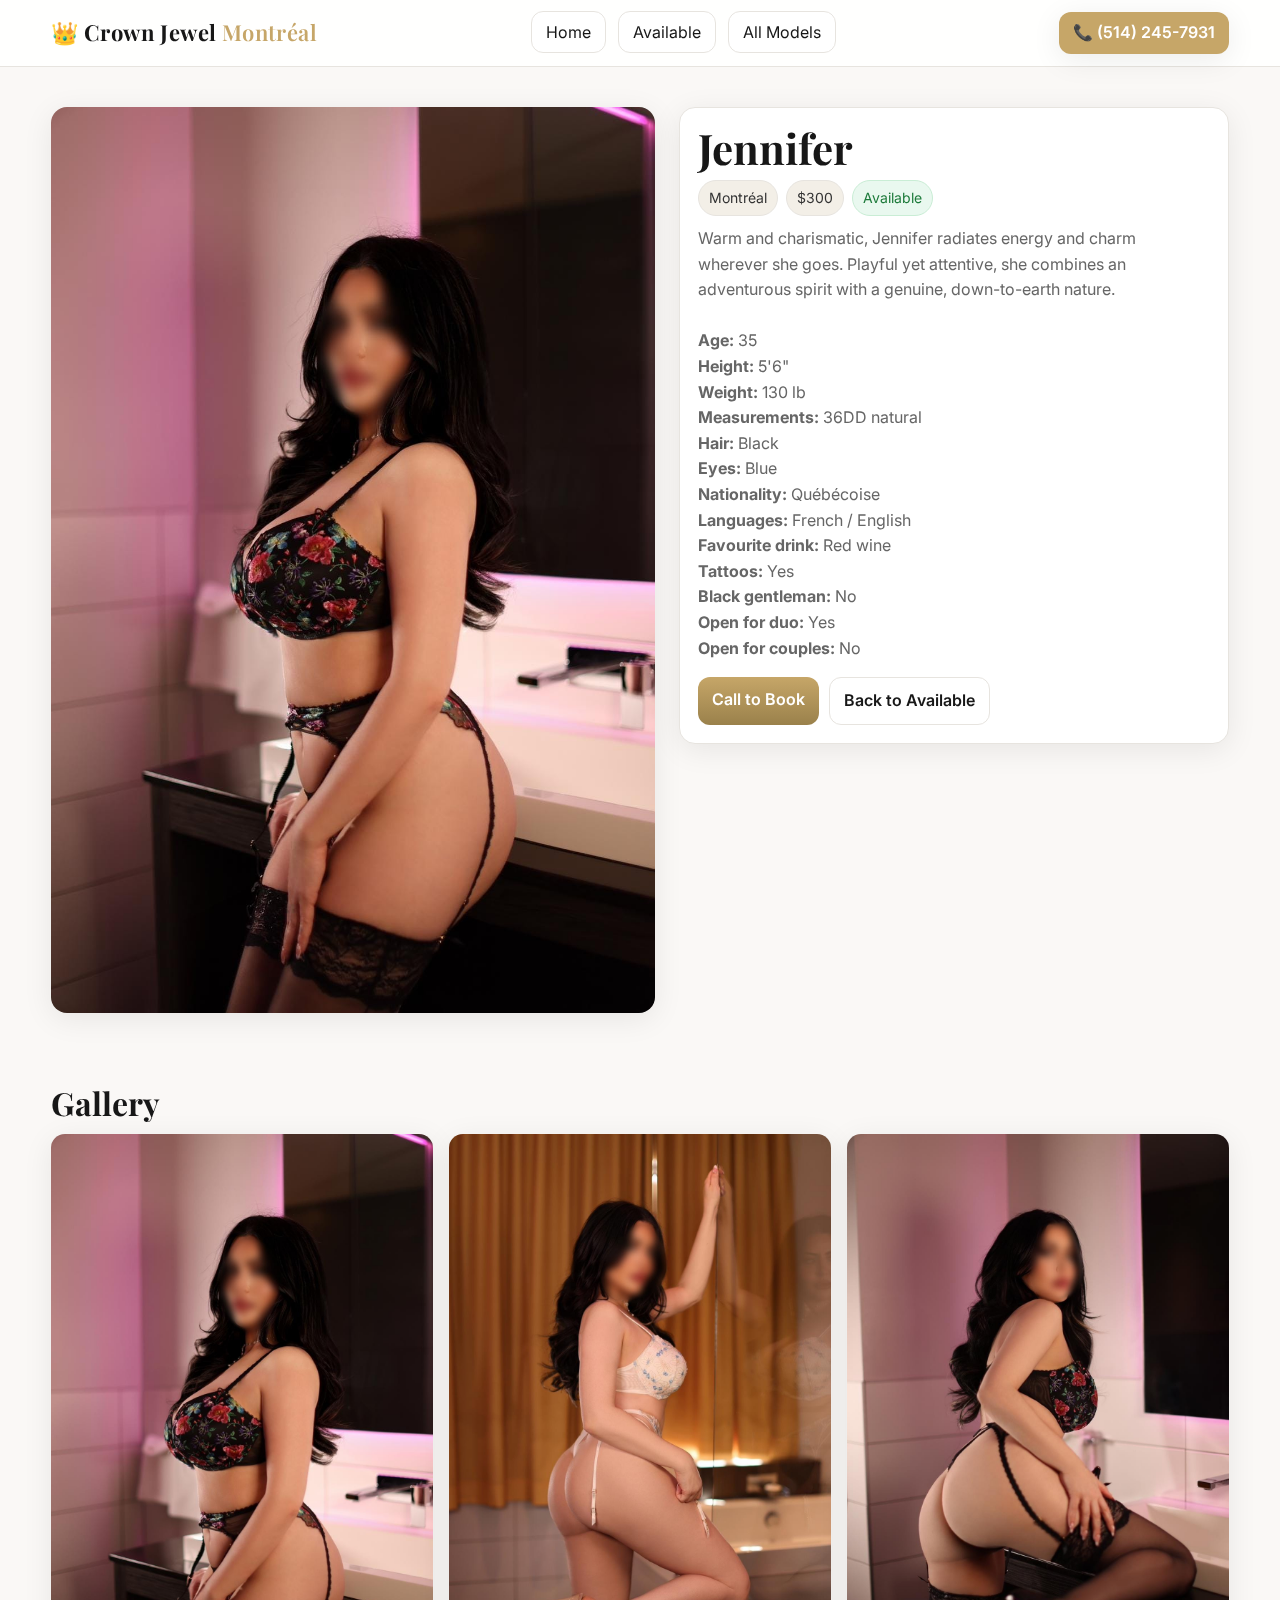
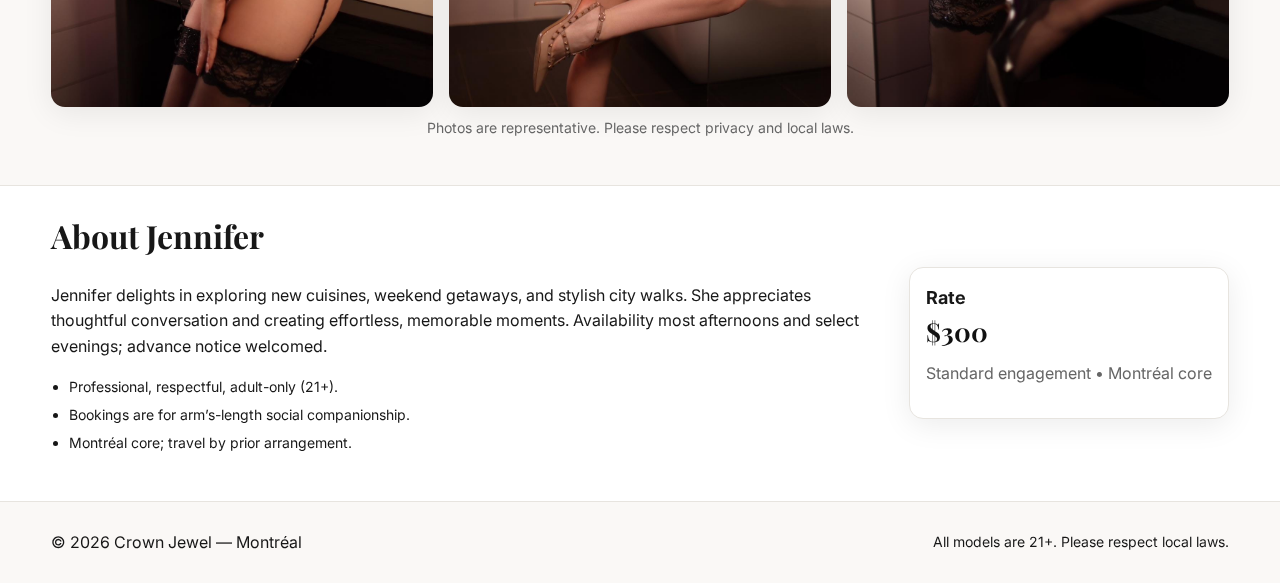
<file: profiles/jennifer.html>
<!doctype html>
<html lang="en">
<head>
  <meta charset="utf-8" />
  <meta name="viewport" content="width=device-width, initial-scale=1" />
  <title>Jennifer — Crown Jewel Montréal</title>
  <meta name="description" content="Jennifer — Crown Jewel Montréal. Profile, bio, and gallery." />
  <link rel="canonical" href="https://crownjewelescorts.ca/profiles/jennifer" />
  <meta name="theme-color" content="#ffffff" />
  <link rel="preconnect" href="https://fonts.googleapis.com">
  <link rel="preconnect" href="https://fonts.gstatic.com" crossorigin>
  <link href="https://fonts.googleapis.com/css2?family=Inter:wght@300;400;500;600;700&family=Playfair+Display:wght@500;700&display=swap" rel="stylesheet">

  <style>
    :root{
      --bg:#faf8f6; --panel:#ffffff; --ink:#171717; --muted:#666;
      --brand:#c6a668; --brand-2:#9a814b; --line:#e7e4df;
      --radius:18px; --shadow:0 6px 30px rgba(0,0,0,.08);
      --pill:#f3efe7;
    }
    *{box-sizing:border-box}
    html{scroll-behavior:smooth}
    body{margin:0; background:var(--bg); color:var(--ink); font:400 16px/1.6 Inter, system-ui, -apple-system, Segoe UI, Roboto, sans-serif}
    a{color:inherit; text-decoration:none}
    img{max-width:100%; display:block}
    .wrap{width:min(1180px,92%); margin-inline:auto}

    /* NAV */
    .nav{position:sticky; top:0; z-index:50; backdrop-filter:saturate(140%) blur(8px); background:rgba(255,255,255,.9); border-bottom:1px solid var(--line)}
    .nav-inner{display:flex; align-items:center; justify-content:space-between; gap:12px; padding:12px 0}
    .brand{font-family:"Playfair Display",serif; font-weight:700; font-size:22px; letter-spacing:.4px}
    .brand-sub{font-weight:600; color:var(--brand)}
    .links a{padding:10px 14px; border-radius:12px; border:1px solid var(--line); background:var(--panel); margin-right:8px}
    .phone-box{background:var(--brand); color:#fff; padding:8px 14px; border-radius:12px; font-weight:600; box-shadow:var(--shadow); white-space:nowrap}
    .phone-box:hover{background:var(--brand-2)}
    .menu{display:none}

    /* TITLES / TEXT */
    h1{font:700 clamp(28px,3.6vw,42px)/1.05 "Playfair Display",serif; margin:0 0 10px}
    h2.title{font:700 clamp(22px,3vw,32px)/1.15 "Playfair Display",serif; margin:0 0 12px; text-align:left}
    p.muted{color:var(--muted)}

    /* PROFILE HERO */
    .section{padding:32px 0}
    .profile-hero{padding:40px 0}
    .profile-header{display:grid; grid-template-columns: 1.1fr 1fr; gap:24px; align-items:start}
    .profile-cover{width:100%; border-radius:16px; aspect-ratio: 2 / 3; object-fit:cover; background:#eee; box-shadow:var(--shadow)}
    .profile-meta{background:var(--panel); border:1px solid var(--line); border-radius:16px; padding:18px; box-shadow:var(--shadow)}
    .profile-tags{display:flex; flex-wrap:wrap; gap:8px; margin:6px 0 10px}
    .pill{background:var(--pill); border:1px solid var(--line); color:#333; padding:6px 10px; border-radius:999px; font-size:14px}
    .pill.success{background:#e9f8ef; border-color:#c9edd5; color:#1c7a3a}
    .profile-lead{margin-top:10px}
    .profile-cta{display:flex; gap:10px; flex-wrap:wrap; margin-top:12px}
    .btn{display:inline-block; padding:10px 14px; border-radius:12px; border:1px solid var(--line); background:var(--panel); font-weight:600}
    .btn-ghost{background:#fff}
    .btn-primary{background:linear-gradient(180deg, var(--brand), var(--brand-2)); border:none; color:#fff}

    /* GALLERY */
    .gallery{display:grid; gap:16px; grid-template-columns:repeat(3, minmax(0,1fr))}
    .gal{width:100%; aspect-ratio: 2 / 3; object-fit:cover; border-radius:14px; background:#eee; box-shadow:var(--shadow); transition:transform .35s ease}
    .gal:hover{transform:scale(1.02)}
    .center{text-align:center}
    .small{font-size:14px}

    /* DETAILS GRID */
    .section-alt{background:var(--panel); border-top:1px solid var(--line); border-bottom:1px solid var(--line)}
    .profile-grid{display:grid; grid-template-columns: 1fr 320px; gap:24px}
    .notes{padding-left:18px}
    .notes li{margin:6px 0}
    .profile-side .rate{background:#fff; border:1px solid var(--line); border-radius:14px; padding:16px; box-shadow:var(--shadow)}
    .rate h3{margin:0 0 6px; font-size:18px}
    .amount{font:700 26px/1 "Playfair Display",serif; color:#111}

    /* FOOTER */
    .footer{padding:28px 0}
    .foot{display:flex; justify-content:space-between; align-items:center; gap:16px}

    /* RESPONSIVE */
    @media (max-width: 980px){
      .profile-header{grid-template-columns: 1fr}
      .profile-grid{grid-template-columns: 1fr}
    }
    @media (max-width: 640px){
      .links{display:none}
      .menu{display:block; background:none; border:1px solid var(--line); border-radius:10px; padding:8px 12px}
      .gallery{grid-template-columns:repeat(2, minmax(0,1fr))}
    }
  </style>
</head>
<body>
  <!-- NAV -->
  <header class="nav">
    <div class="wrap nav-inner">
      <a class="brand" href="../index.html#top">👑 Crown Jewel <span class="brand-sub">Montréal</span></a>
      <nav class="links" aria-label="Primary">
        <a href="../index.html#top">Home</a>
        <a href="../index.html#available">Available</a>
        <a href="../all-models.html">All Models</a>
      </nav>
      <a class="phone-box" href="tel:+15142457931" aria-label="Call Crown Jewel">📞 (514) 245-7931</a>
      <button class="menu" aria-label="Open menu">☰</button>
    </div>
  </header>

  <!-- PROFILE HERO -->
  <section class="section profile-hero">
    <div class="wrap">
      <div class="profile-header">
        <img class="profile-cover" src="../images/jennifer1.jpg" alt="Jennifer — cover photo">
        <div class="profile-meta">
          <h1>Jennifer</h1>
          <div class="profile-tags">
            <span class="pill">Montréal</span>
            <span class="pill">$300</span>
            <span class="pill success">Available</span>
          </div>
          <p class="profile-lead muted">
            Warm and charismatic, Jennifer radiates energy and charm wherever she goes. Playful yet attentive, she combines an adventurous spirit with a genuine, down-to-earth nature.
            <br><br><strong>Age:</strong> 35
            <br><strong>Height:</strong> 5'6"
            <br><strong>Weight:</strong> 130 lb
            <br><strong>Measurements:</strong> 36DD natural
            <br><strong>Hair:</strong> Black
            <br><strong>Eyes:</strong> Blue
            <br><strong>Nationality:</strong> Québécoise
            <br><strong>Languages:</strong> French / English
            <br><strong>Favourite drink:</strong> Red wine
            <br><strong>Tattoos:</strong> Yes
            <br><strong>Black gentleman:</strong> No
            <br><strong>Open for duo:</strong> Yes
            <br><strong>Open for couples:</strong> No
          </p>
          <div class="profile-cta">
            <a class="btn btn-primary" href="tel:+15142457931">Call to Book</a>
            <a class="btn" href="../index.html#available">Back to Available</a>
          </div>
        </div>
      </div>
    </div>
  </section>

  <!-- GALLERY -->
  <section class="section">
    <div class="wrap">
      <h2 class="title">Gallery</h2>
      <div class="gallery">
        <img src="../images/jennifer1.jpg" alt="Jennifer photo 1" class="gal">
        <img src="../images/jennifer2.jpg" alt="Jennifer photo 2" class="gal">
        <img src="../images/jennifer3.jpg" alt="Jennifer photo 3" class="gal">
      </div>
      <p class="small muted center" style="margin-top:10px">Photos are representative. Please respect privacy and local laws.</p>
    </div>
  </section>

  <!-- DETAILS -->
  <section class="section section-alt">
    <div class="wrap">
      <h2 class="title">About Jennifer</h2>
      <div class="profile-grid">
        <div class="profile-bio">
          <p>
            Jennifer delights in exploring new cuisines, weekend getaways, and stylish city walks. She appreciates thoughtful conversation and creating effortless, memorable moments.
            Availability most afternoons and select evenings; advance notice welcomed.
          </p>
          <ul class="notes small">
            <li>Professional, respectful, adult-only (21+).</li>
            <li>Bookings are for arm’s-length social companionship.</li>
            <li>Montréal core; travel by prior arrangement.</li>
          </ul>
        </div>
        <aside class="profile-side">
          <div class="rate">
            <h3>Rate</h3>
            <div class="amount">$300</div>
            <p class="muted">Standard engagement • Montréal core</p>
          </div>
        </aside>
      </div>
    </div>
  </section>

  <!-- FOOTER -->
  <footer class="footer">
    <div class="wrap foot">
      <div>© <span id="year"></span> Crown Jewel — Montréal</div>
      <div class="muted small">All models are 21+. Please respect local laws.</div>
    </div>
  </footer>

  <script>
    document.getElementById('year').textContent = new Date().getFullYear();
  </script>
</body>
</html>
</file>
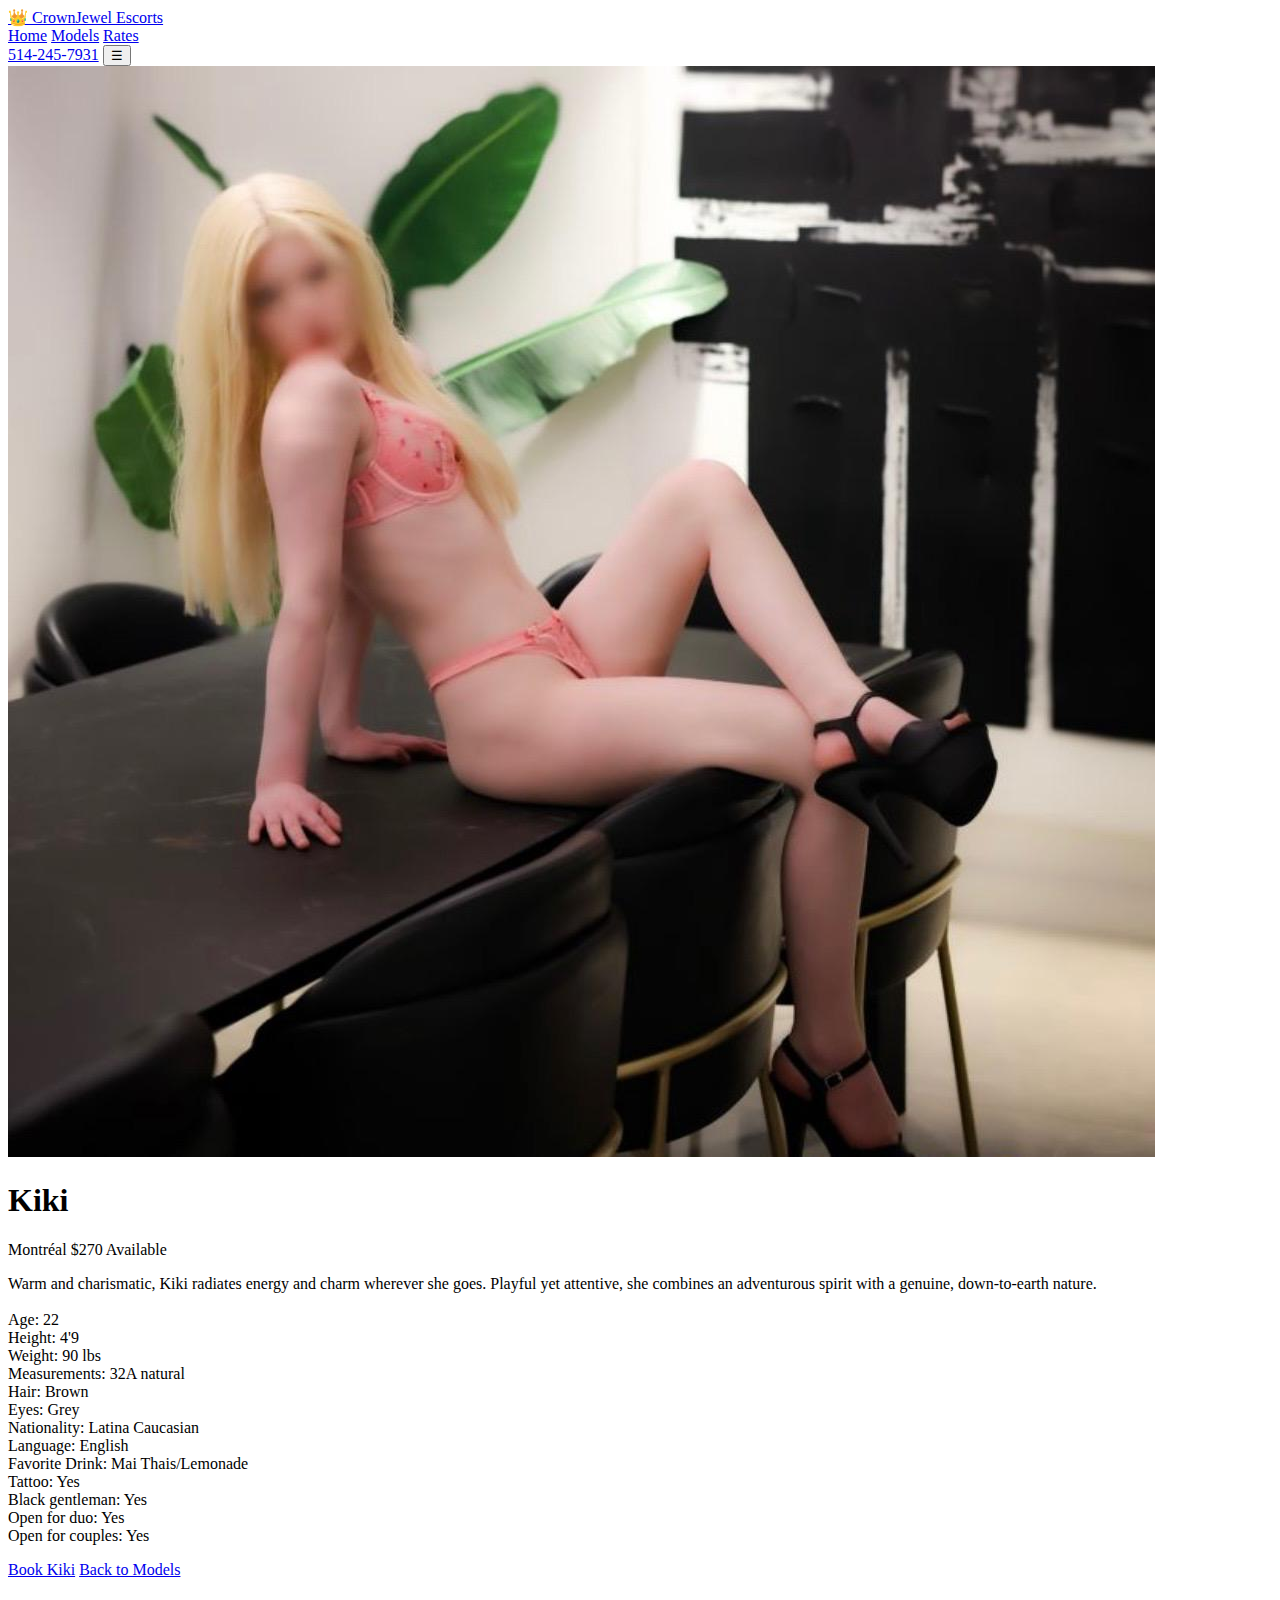
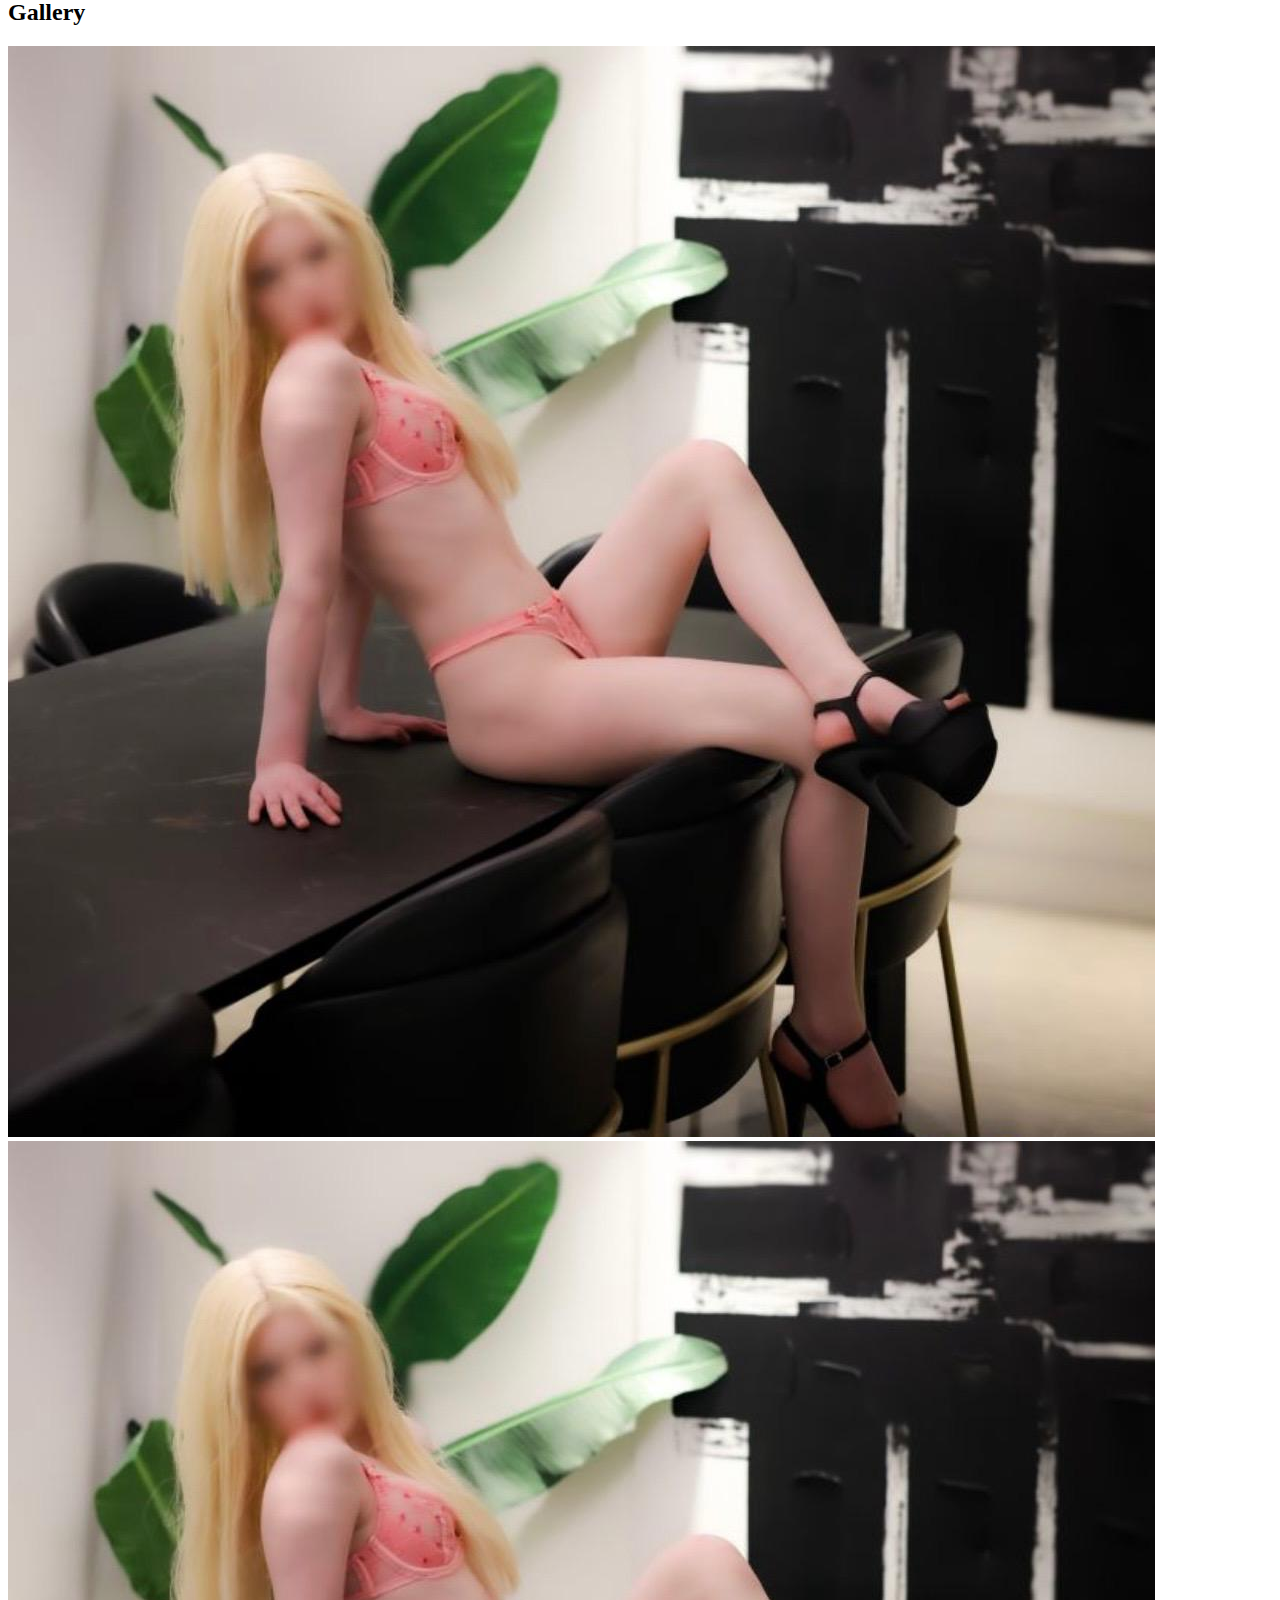
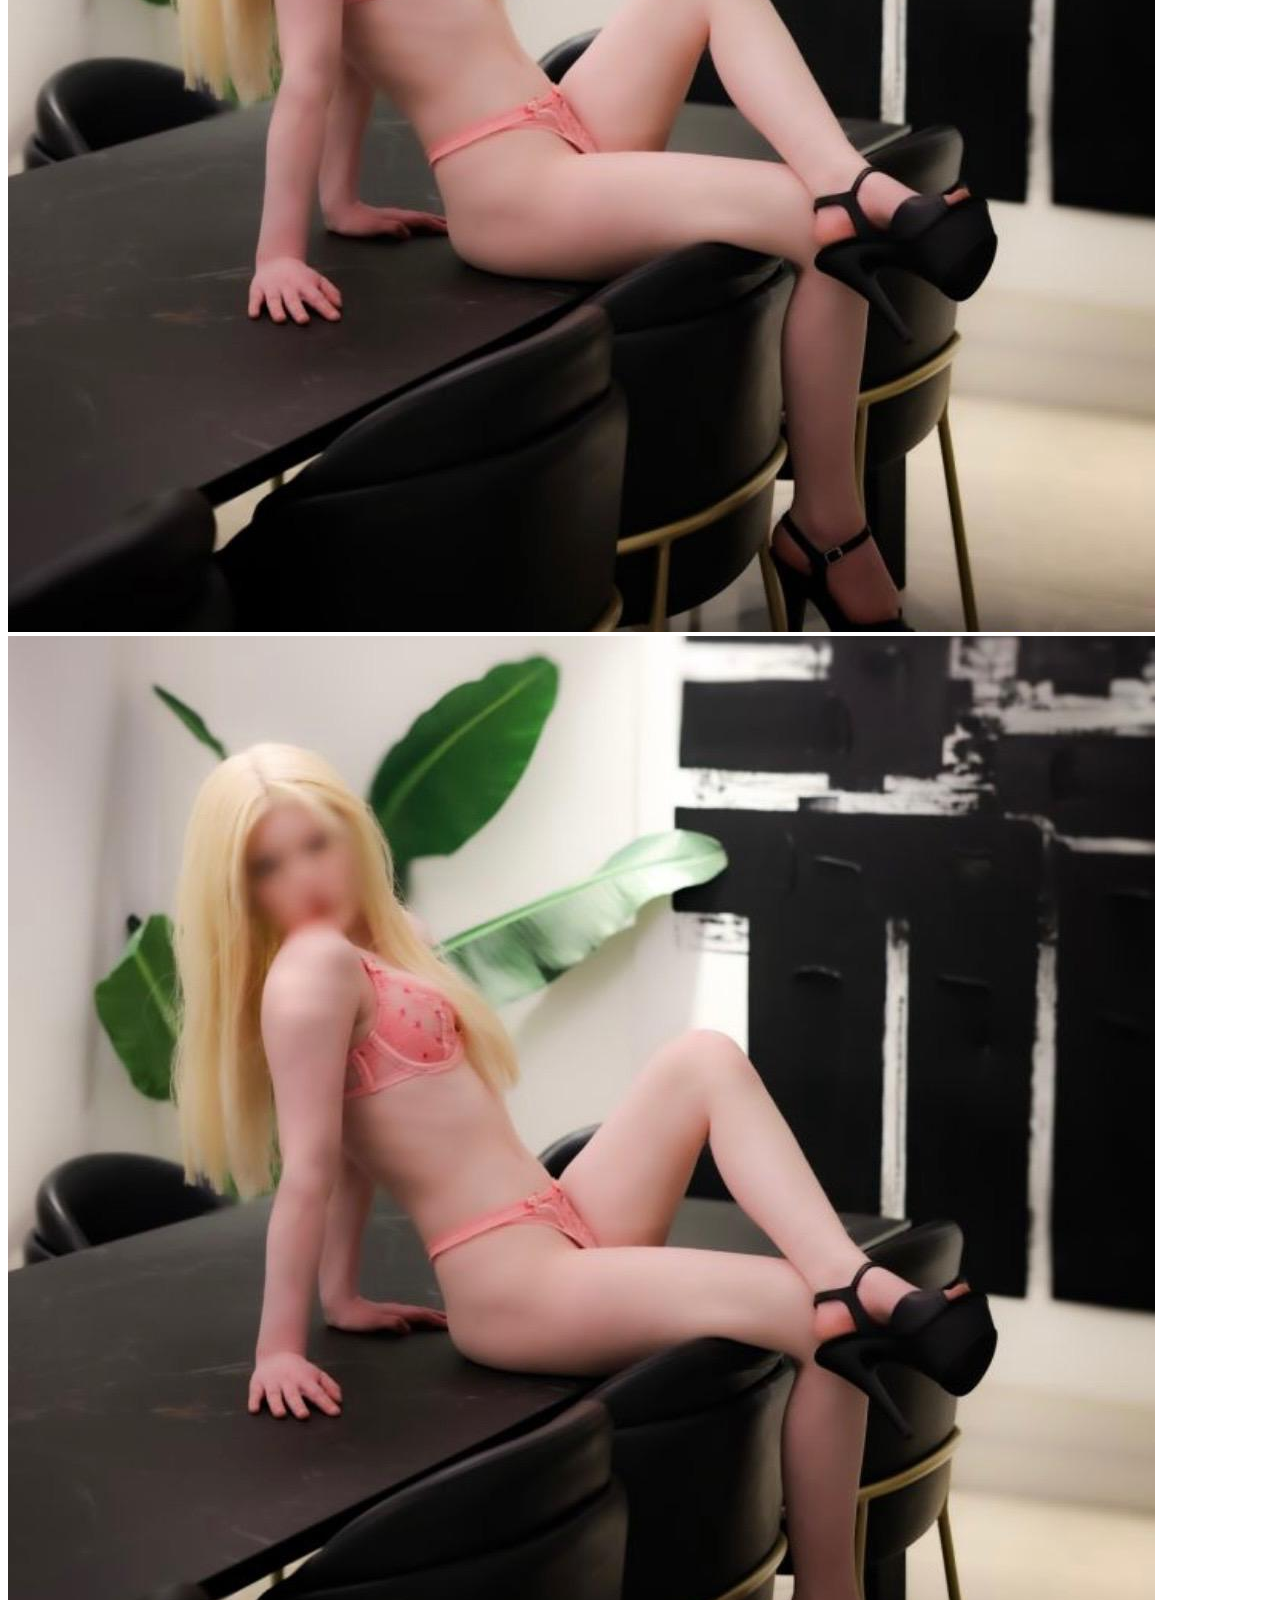
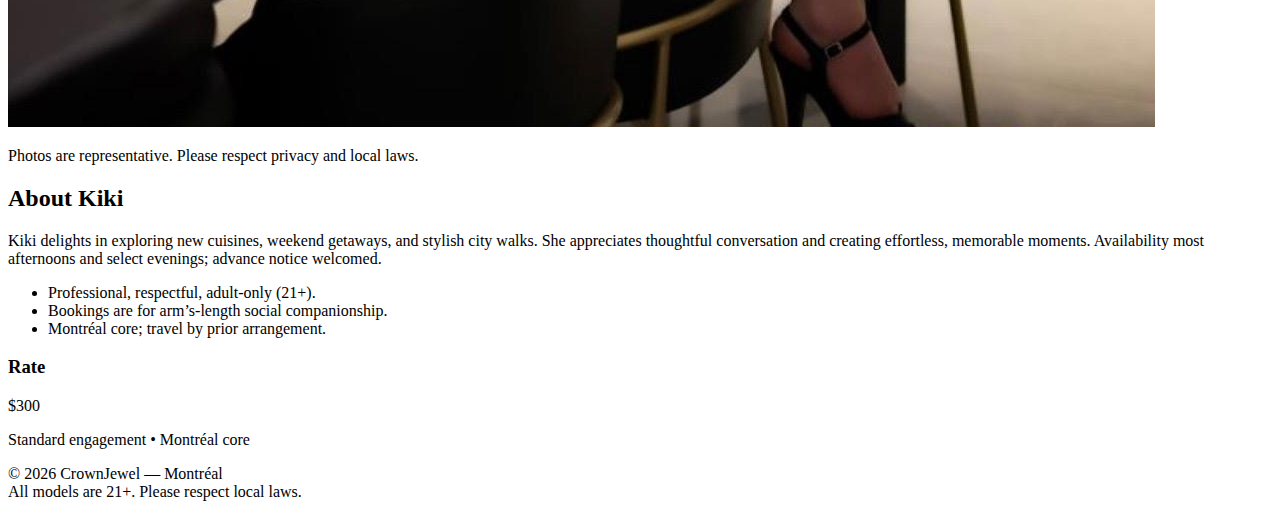
<file: profiles/kiki.html>
<!doctype html>
<html lang="en">
<head>
  <meta charset="utf-8" />
  <meta name="viewport" content="width=device-width, initial-scale=1" />
  <title>Kiki — CrownJewel Montréal</title>
  <meta name="description" content="Kiki — CrownJewel Montréal. Profile, bio, and gallery.">
  <link rel="canonical" href="https://www.crownjewel.com/profiles/kiki" />
  <link rel="stylesheet" href="../styles.css" />
  <script defer src="../main.js"></script>
</head>
<body>
  <!-- Simple top bar with back link -->
  <header class="nav">
    <div class="wrap nav-inner">
      <a class="brand" href="../index.html#models">👑 CrownJewel <span class="brand-sub">Escorts</span></a>
      <nav class="links">
        <a href="../index.html#home">Home</a>
        <a href="../index.html#models">Models</a>
        <a href="../index.html#rates">Rates</a>
      </nav>
      <a class="btn call" href="tel:+15142457931">514-245-7931</a>
      <button class="menu" aria-label="Open menu">☰</button>
    </div>
  </header>

  <!-- Profile Hero -->
  <section class="section profile-hero">
    <div class="wrap">
      <div class="profile-header">
        <img class="profile-cover" src="../images/kiki1.jpg" alt="Kiki — cover">
        <div class="profile-meta">
          <h1>Kiki</h1>
          <div class="profile-tags">
            <span class="pill">Montréal</span>
            <span class="pill">$270</span>
            <span class="pill success">Available</span>
          </div>
          <p class="profile-lead muted">
            Warm and charismatic, Kiki radiates energy and charm wherever she goes. Playful yet attentive, she combines an adventurous spirit with a genuine, down-to-earth nature.
            <br><br>Age: 22
            <br>Height: 4'9
            <br>Weight: 90 lbs
            <br>Measurements: 32A natural
            <br>Hair: Brown
            <br>Eyes: Grey
            <br>Nationality: Latina Caucasian
            <br>Language: English
            <br>Favorite Drink: Mai Thais/Lemonade
            <br>Tattoo: Yes
            <br>Black gentleman: Yes
            <br>Open for duo: Yes
            <br>Open for couples: Yes
          </p>
          <div class="profile-cta">
            <a class="btn" href="../index.html#booking">Book Kiki</a>
            <a class="btn btn-ghost" href="../index.html#models">Back to Models</a>
          </div>
        </div>
      </div>
    </div>
  </section>

  <!-- Gallery -->
  <section class="section">
    <div class="wrap">
      <h2 class="title">Gallery</h2>
      <div class="gallery">
        <!-- Add non-explicit photos to /images and update filenames -->
        <img src="../images/kiki1.jpg" alt="Kiki photo 1" class="gal">
        <img src="../images/kiki1.jpg" alt="Kiki photo 2" class="gal">
        <img src="../images/kiki1.jpg" alt="Kiki photo 3" class="gal">
      </div>
      <p class="small muted center">Photos are representative. Please respect privacy and local laws.</p>
    </div>
  </section>

  <!-- Profile Details -->
  <section class="section section-alt">
    <div class="wrap">
      <h2 class="title">About Kiki</h2>
      <div class="profile-grid">
        <div class="profile-bio">
          <p>
            Kiki delights in exploring new cuisines, weekend getaways, and stylish city walks. She appreciates thoughtful conversation and creating effortless, memorable moments. 
            Availability most afternoons and select evenings; advance notice welcomed.
          </p>
          <ul class="notes small">
            <li>Professional, respectful, adult-only (21+).</li>
            <li>Bookings are for arm’s-length social companionship.</li>
            <li>Montréal core; travel by prior arrangement.</li>
          </ul>
        </div>
        <aside class="profile-side">
          <div class="rate">
            <h3>Rate</h3>
            <div class="amount">$300</div>
            <p class="muted">Standard engagement • Montréal core</p>
          </div>
        </aside>
      </div>
    </div>
  </section>

  <!-- Footer -->
  <footer class="footer">
    <div class="wrap foot">
      <div>© <span id="year"></span> CrownJewel — Montréal</div>
      <div class="muted small">All models are 21+. Please respect local laws.</div>
    </div>
  </footer>

  <script>
    document.getElementById('year').textContent = new Date().getFullYear();
  </script>
</body>
</html>
</file>
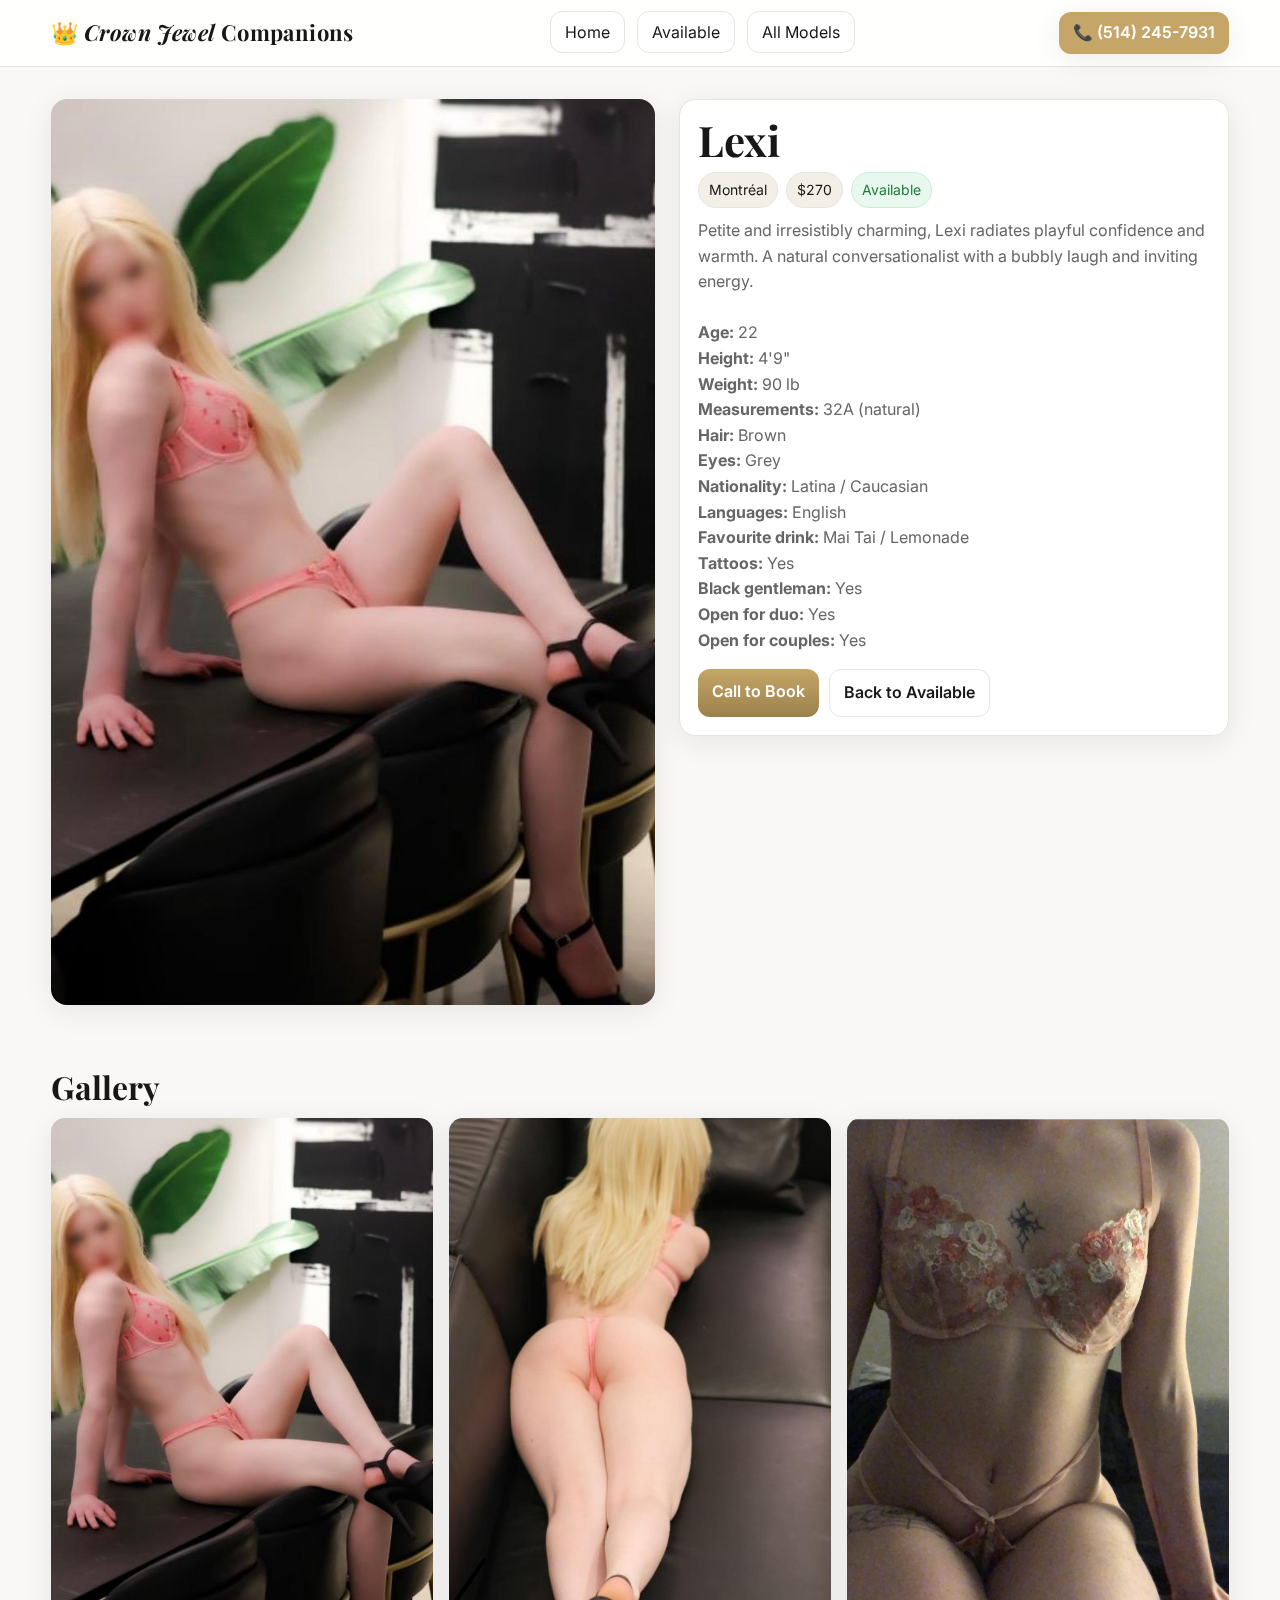
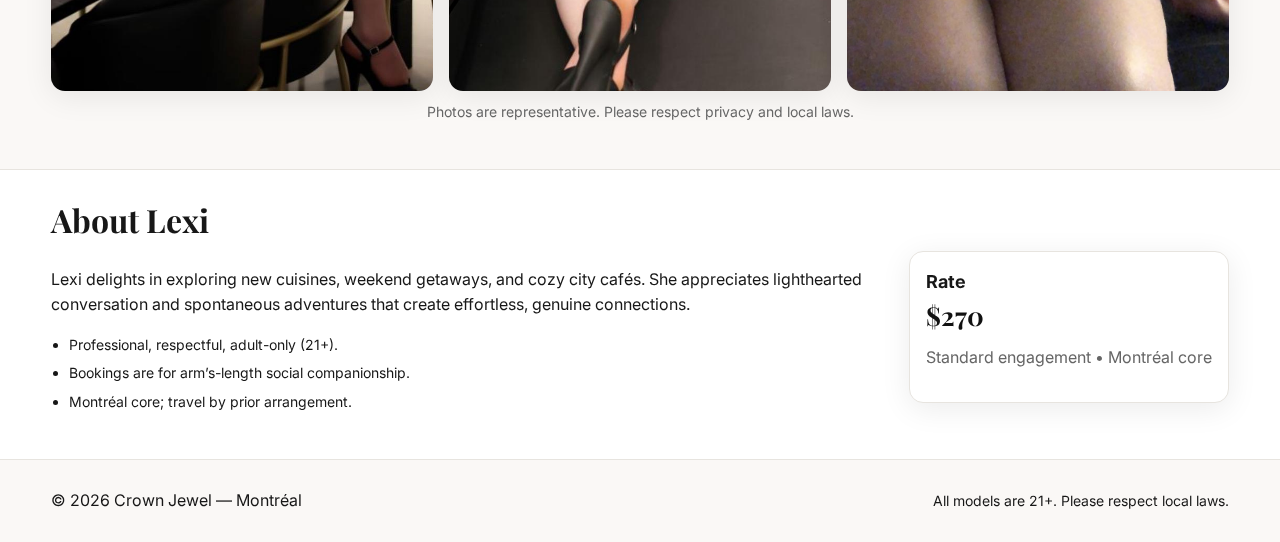
<file: profiles/lexi.html>
<!doctype html>
<html lang="en">
<head>
  <meta charset="utf-8" />
  <meta name="viewport" content="width=device-width, initial-scale=1" />
  <title>Lexi — Crown Jewel Montréal</title>
  <meta name="description" content="Lexi — Crown Jewel Montréal. Profile, bio, and gallery." />
  <link rel="canonical" href="https://crownjewelescorts.ca/profiles/lexi" />
  <meta name="theme-color" content="#ffffff" />
  <link rel="preconnect" href="https://fonts.googleapis.com">
  <link rel="preconnect" href="https://fonts.gstatic.com" crossorigin>
  <link href="https://fonts.googleapis.com/css2?family=Inter:wght@300;400;500;600;700&family=Playfair+Display:wght@500;700&display=swap" rel="stylesheet">

  <style>
    :root{
      --bg:#faf8f6; --panel:#ffffff; --ink:#171717; --muted:#666;
      --brand:#c6a668; --brand-2:#9a814b; --line:#e7e4df;
      --radius:18px; --shadow:0 6px 30px rgba(0,0,0,.08); --pill:#f3efe7;
    }
    *{box-sizing:border-box}
    html{scroll-behavior:smooth}
    body{margin:0; background:var(--bg); color:var(--ink); font:400 16px/1.6 Inter,system-ui,-apple-system,Segoe UI,Roboto,sans-serif}
    a{color:inherit; text-decoration:none}
    img{max-width:100%; display:block}
    .wrap{width:min(1180px,92%); margin-inline:auto}

    /* NAV */
    .nav{position:sticky; top:0; z-index:50; backdrop-filter:saturate(140%) blur(8px); background:rgba(255,255,255,.9); border-bottom:1px solid var(--line)}
    .nav-inner{display:flex; align-items:center; justify-content:space-between; gap:12px; padding:12px 0}
    .brand{font-family:"Playfair Display",serif; font-weight:700; font-size:22px; letter-spacing:.4px}
    .brand-sub{color:var(--brand); font-weight:600}
    .links a{padding:10px 14px; border-radius:12px; border:1px solid var(--line); background:var(--panel); margin-right:8px}
    .phone-box{background:var(--brand); color:#fff; padding:8px 14px; border-radius:12px; font-weight:600; box-shadow:var(--shadow)}
    .phone-box:hover{background:var(--brand-2)}
    .menu{display:none}

    /* SECTION / TEXT */
    h1{font:700 clamp(28px,3.6vw,42px)/1.05 "Playfair Display",serif; margin:0 0 10px}
    h2.title{font:700 clamp(22px,3vw,32px)/1.15 "Playfair Display",serif; margin:0 0 12px}
    p.muted{color:var(--muted)}
    .section{padding:32px 0}

    /* PROFILE HERO */
    .profile-header{display:grid; grid-template-columns: 1.1fr 1fr; gap:24px; align-items:start}
    .profile-cover{width:100%; border-radius:16px; aspect-ratio:2/3; object-fit:cover; background:#eee; box-shadow:var(--shadow)}
    .profile-meta{background:var(--panel); border:1px solid var(--line); border-radius:16px; padding:18px; box-shadow:var(--shadow)}
    .profile-tags{display:flex; flex-wrap:wrap; gap:8px; margin:6px 0 10px}
    .pill{background:var(--pill); border:1px solid var(--line); padding:6px 10px; border-radius:999px; font-size:14px}
    .pill.success{background:#e9f8ef; border-color:#c9edd5; color:#1c7a3a}
    .profile-lead{margin-top:10px}
    .profile-cta{display:flex; gap:10px; flex-wrap:wrap; margin-top:12px}
    .btn{display:inline-block; padding:10px 14px; border-radius:12px; border:1px solid var(--line); background:var(--panel); font-weight:600}
    .btn-primary{background:linear-gradient(180deg,var(--brand),var(--brand-2)); border:none; color:#fff}
    .btn-ghost{background:#fff}

    /* GALLERY */
    .gallery{display:grid; gap:16px; grid-template-columns:repeat(3, minmax(0,1fr))}
    .gal{width:100%; aspect-ratio:2/3; object-fit:cover; border-radius:14px; background:#eee; box-shadow:var(--shadow); transition:transform .35s ease}
    .gal:hover{transform:scale(1.02)}
    .center{text-align:center}
    .small{font-size:14px}

    /* DETAILS */
    .section-alt{background:var(--panel); border-top:1px solid var(--line); border-bottom:1px solid var(--line)}
    .profile-grid{display:grid; grid-template-columns:1fr 320px; gap:24px}
    .profile-bio ul{padding-left:18px}
    .notes li{margin:6px 0}
    .profile-side .rate{background:#fff; border:1px solid var(--line); border-radius:14px; padding:16px; box-shadow:var(--shadow)}
    .rate h3{margin:0 0 6px; font-size:18px}
    .amount{font:700 26px/1 "Playfair Display",serif; color:#111}

    /* FOOTER */
    .footer{padding:28px 0}
    .foot{display:flex; justify-content:space-between; align-items:center; gap:16px}

    /* RESPONSIVE */
    @media(max-width:980px){
      .profile-header{grid-template-columns:1fr}
      .profile-grid{grid-template-columns:1fr}
    }
    @media(max-width:640px){
      .links{display:none}
      .menu{display:block; background:none; border:1px solid var(--line); border-radius:10px; padding:8px 12px}
      .gallery{grid-template-columns:repeat(2, minmax(0,1fr))}
    }
  </style>
</head>

<body>
  <!-- NAV -->
  <header class="nav">
    <div class="wrap nav-inner">
      <a class="brand" href="#top">👑 <em>Crown Jewel</em> Companions</a>
      <nav class="links">
        <a href="../index.html#top">Home</a>
        <a href="../index.html#available">Available</a>
        <a href="../all-models.html">All Models</a>
      </nav>
      <a class="phone-box" href="tel:+15142457931">📞 (514) 245-7931</a>
      <button class="menu" aria-label="Open menu">☰</button>
    </div>
  </header>

  <!-- PROFILE HERO -->
  <section class="section profile-hero">
    <div class="wrap">
      <div class="profile-header">
        <img class="profile-cover" src="../images/lexi1.jpg" alt="Lexi — cover photo">
        <div class="profile-meta">
          <h1>Lexi</h1>
          <div class="profile-tags">
            <span class="pill">Montréal</span>
            <span class="pill">$270</span>
            <span class="pill success">Available</span>
          </div>
          <p class="profile-lead muted">
            Petite and irresistibly charming, Lexi radiates playful confidence and warmth.
            A natural conversationalist with a bubbly laugh and inviting energy.
            <br><br><strong>Age:</strong> 22  
            <br><strong>Height:</strong> 4'9"  
            <br><strong>Weight:</strong> 90 lb  
            <br><strong>Measurements:</strong> 32A (natural)  
            <br><strong>Hair:</strong> Brown  
            <br><strong>Eyes:</strong> Grey  
            <br><strong>Nationality:</strong> Latina / Caucasian  
            <br><strong>Languages:</strong> English  
            <br><strong>Favourite drink:</strong> Mai Tai / Lemonade  
            <br><strong>Tattoos:</strong> Yes  
            <br><strong>Black gentleman:</strong> Yes  
            <br><strong>Open for duo:</strong> Yes  
            <br><strong>Open for couples:</strong> Yes
          </p>
          <div class="profile-cta">
            <a class="btn btn-primary" href="tel:+15142457931">Call to Book</a>
            <a class="btn" href="../index.html#available">Back to Available</a>
          </div>
        </div>
      </div>
    </div>
  </section>

  <!-- GALLERY -->
  <section class="section">
    <div class="wrap">
      <h2 class="title">Gallery</h2>
      <div class="gallery">
        <img src="../images/lexi1.jpg" alt="Lexi photo 1" class="gal">
        <img src="../images/lexi2.jpg" alt="Lexi photo 2" class="gal">
        <img src="../images/lexi3.jpg" alt="Lexi photo 3" class="gal">
      </div>
      <p class="small muted center" style="margin-top:10px">Photos are representative. Please respect privacy and local laws.</p>
    </div>
  </section>

  <!-- DETAILS -->
  <section class="section section-alt">
    <div class="wrap">
      <h2 class="title">About Lexi</h2>
      <div class="profile-grid">
        <div class="profile-bio">
          <p>
            Lexi delights in exploring new cuisines, weekend getaways, and cozy city cafés.
            She appreciates lighthearted conversation and spontaneous adventures that create effortless, genuine connections.
          </p>
          <ul class="notes small">
            <li>Professional, respectful, adult-only (21+).</li>
            <li>Bookings are for arm’s-length social companionship.</li>
            <li>Montréal core; travel by prior arrangement.</li>
          </ul>
        </div>
        <aside class="profile-side">
          <div class="rate">
            <h3>Rate</h3>
            <div class="amount">$270</div>
            <p class="muted">Standard engagement • Montréal core</p>
          </div>
        </aside>
      </div>
    </div>
  </section>

  <!-- FOOTER -->
  <footer class="footer">
    <div class="wrap foot">
      <div>© <span id="year"></span> Crown Jewel — Montréal</div>
      <div class="muted small">All models are 21+. Please respect local laws.</div>
    </div>
  </footer>

  <script>document.getElementById('year').textContent = new Date().getFullYear();</script>
</body>
</html>
</file>
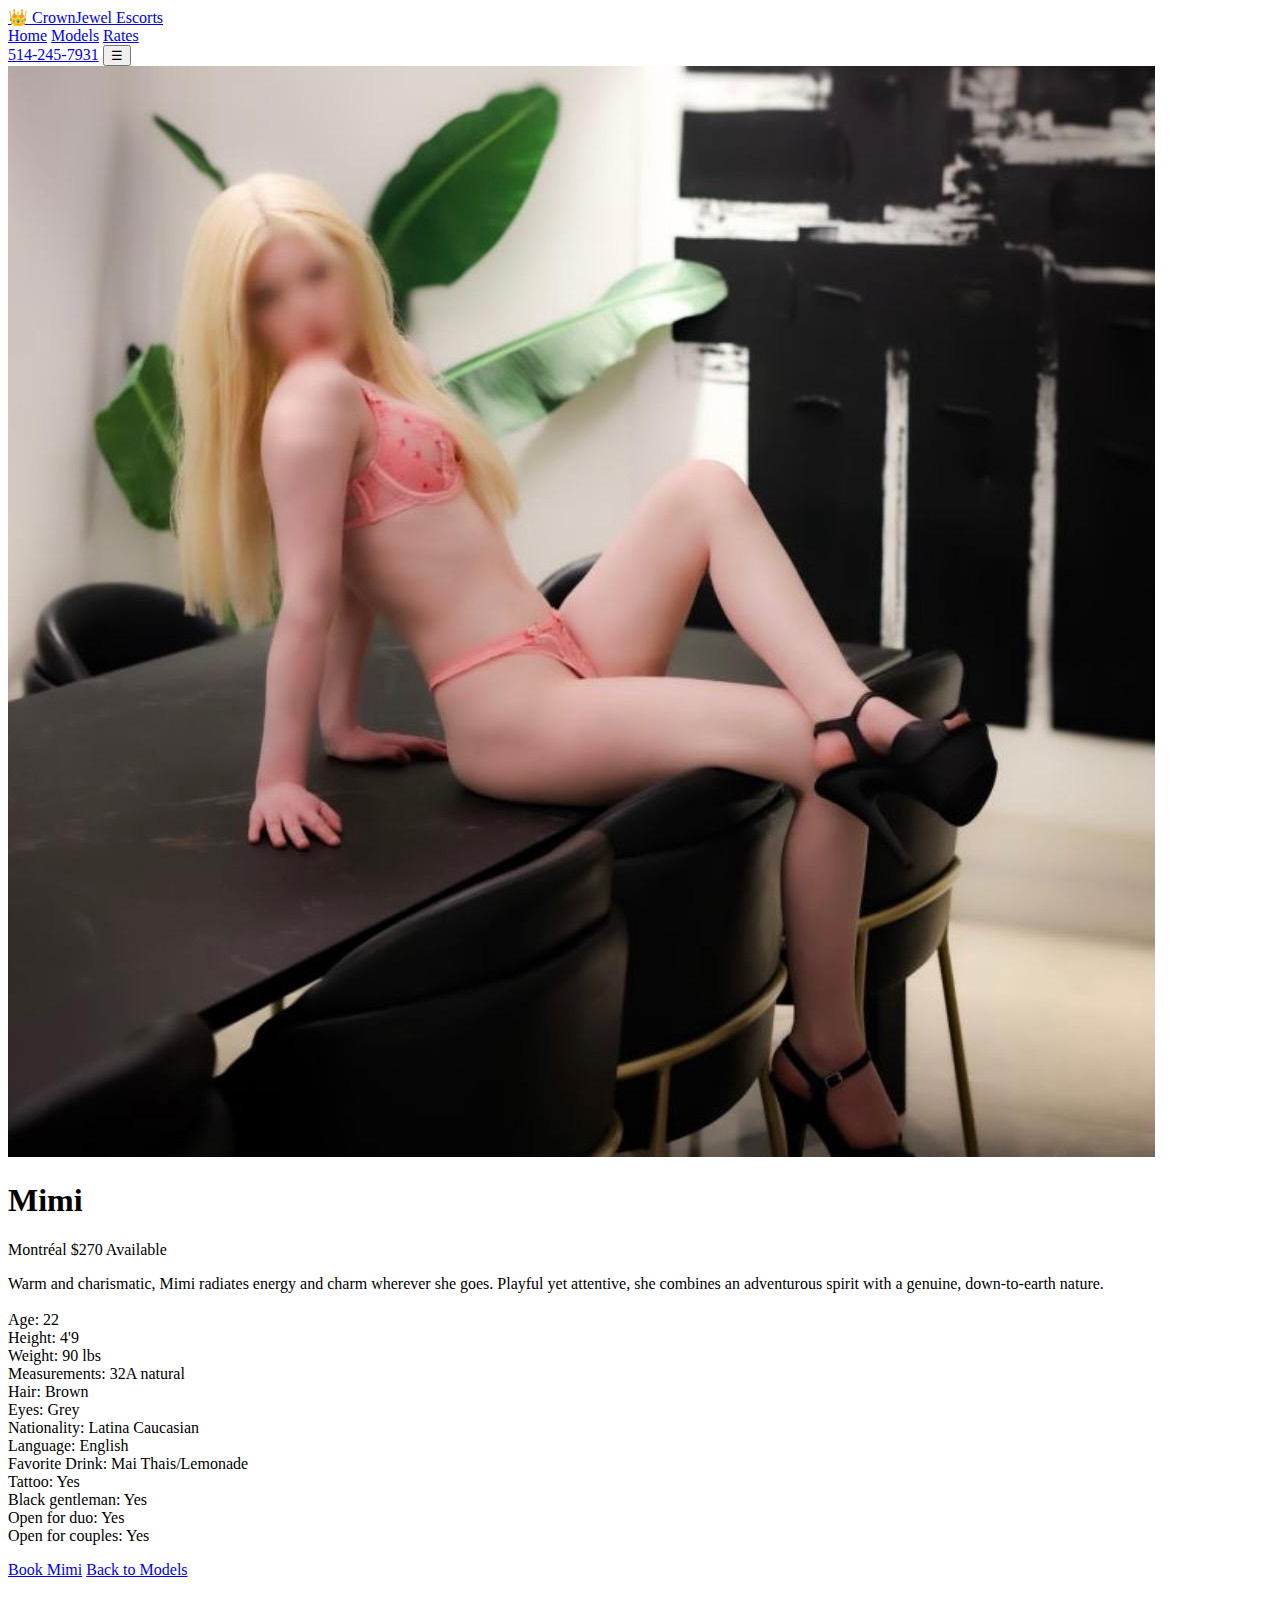
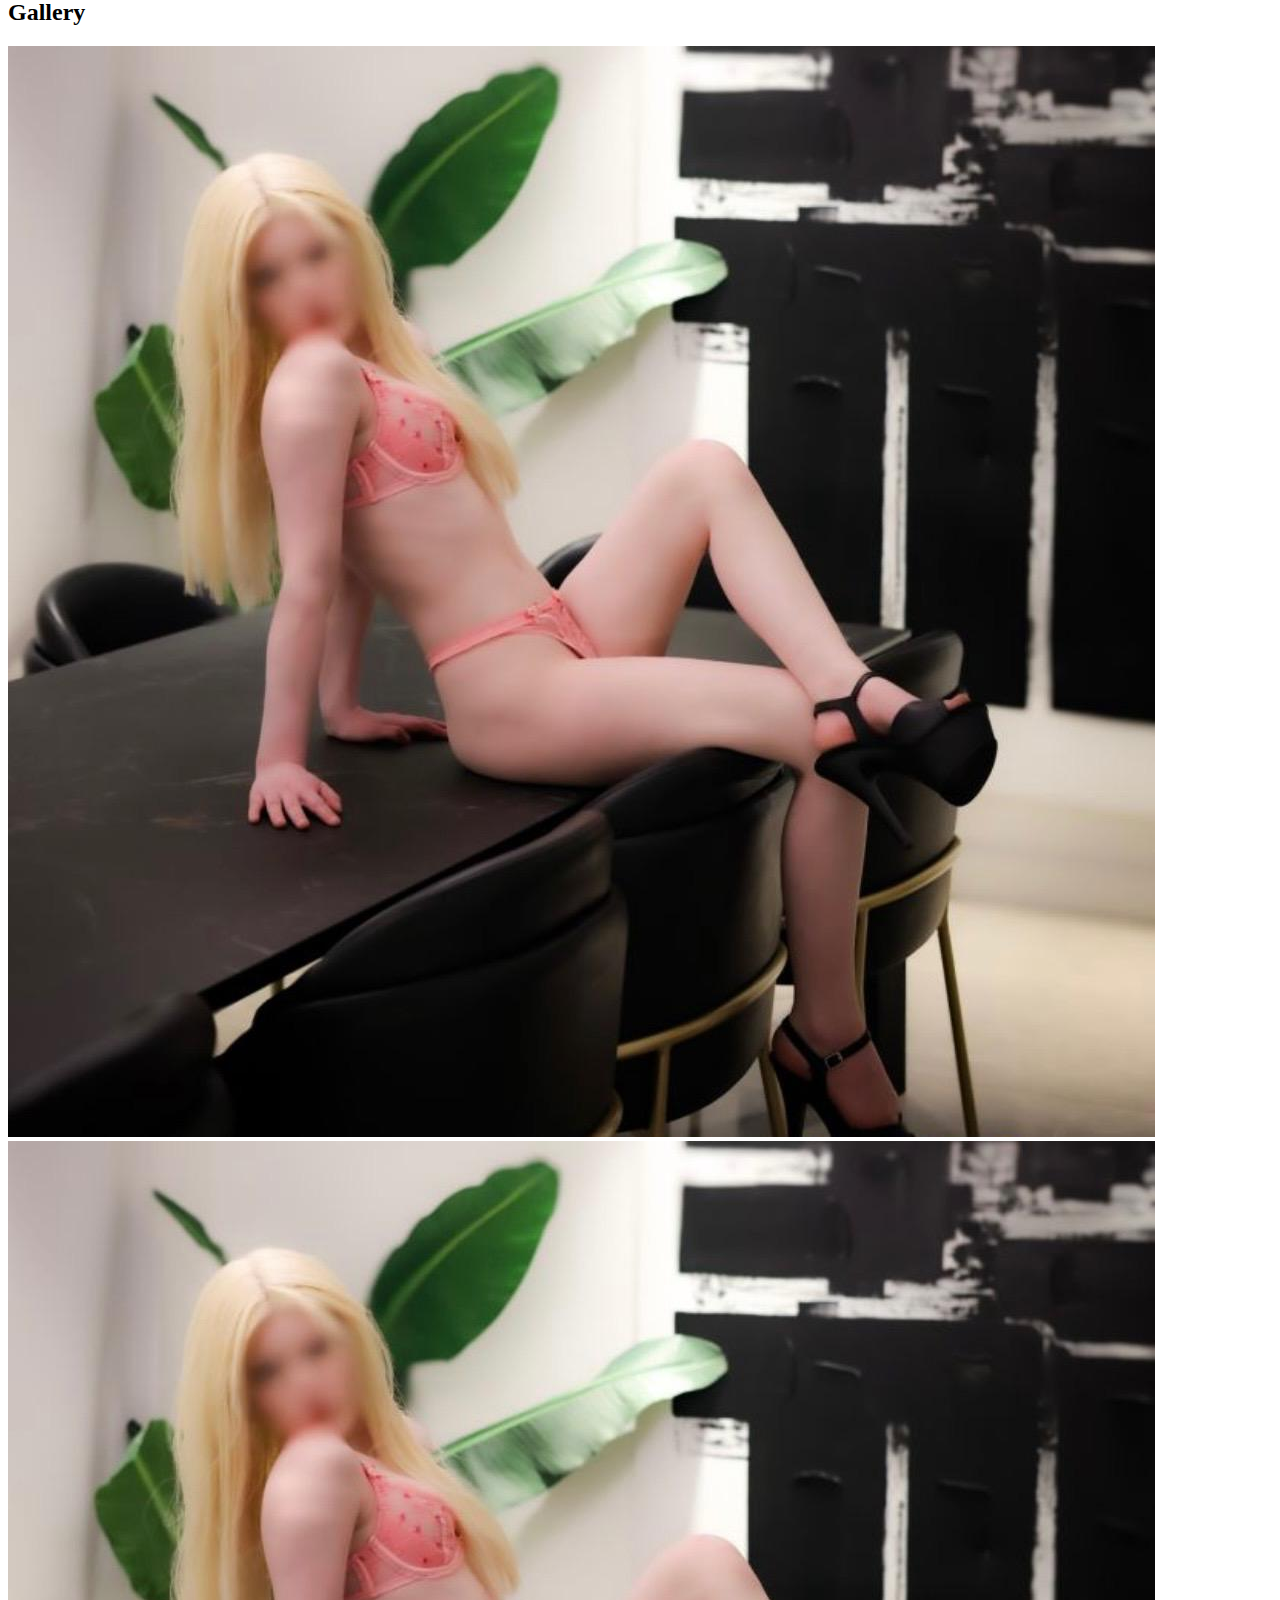
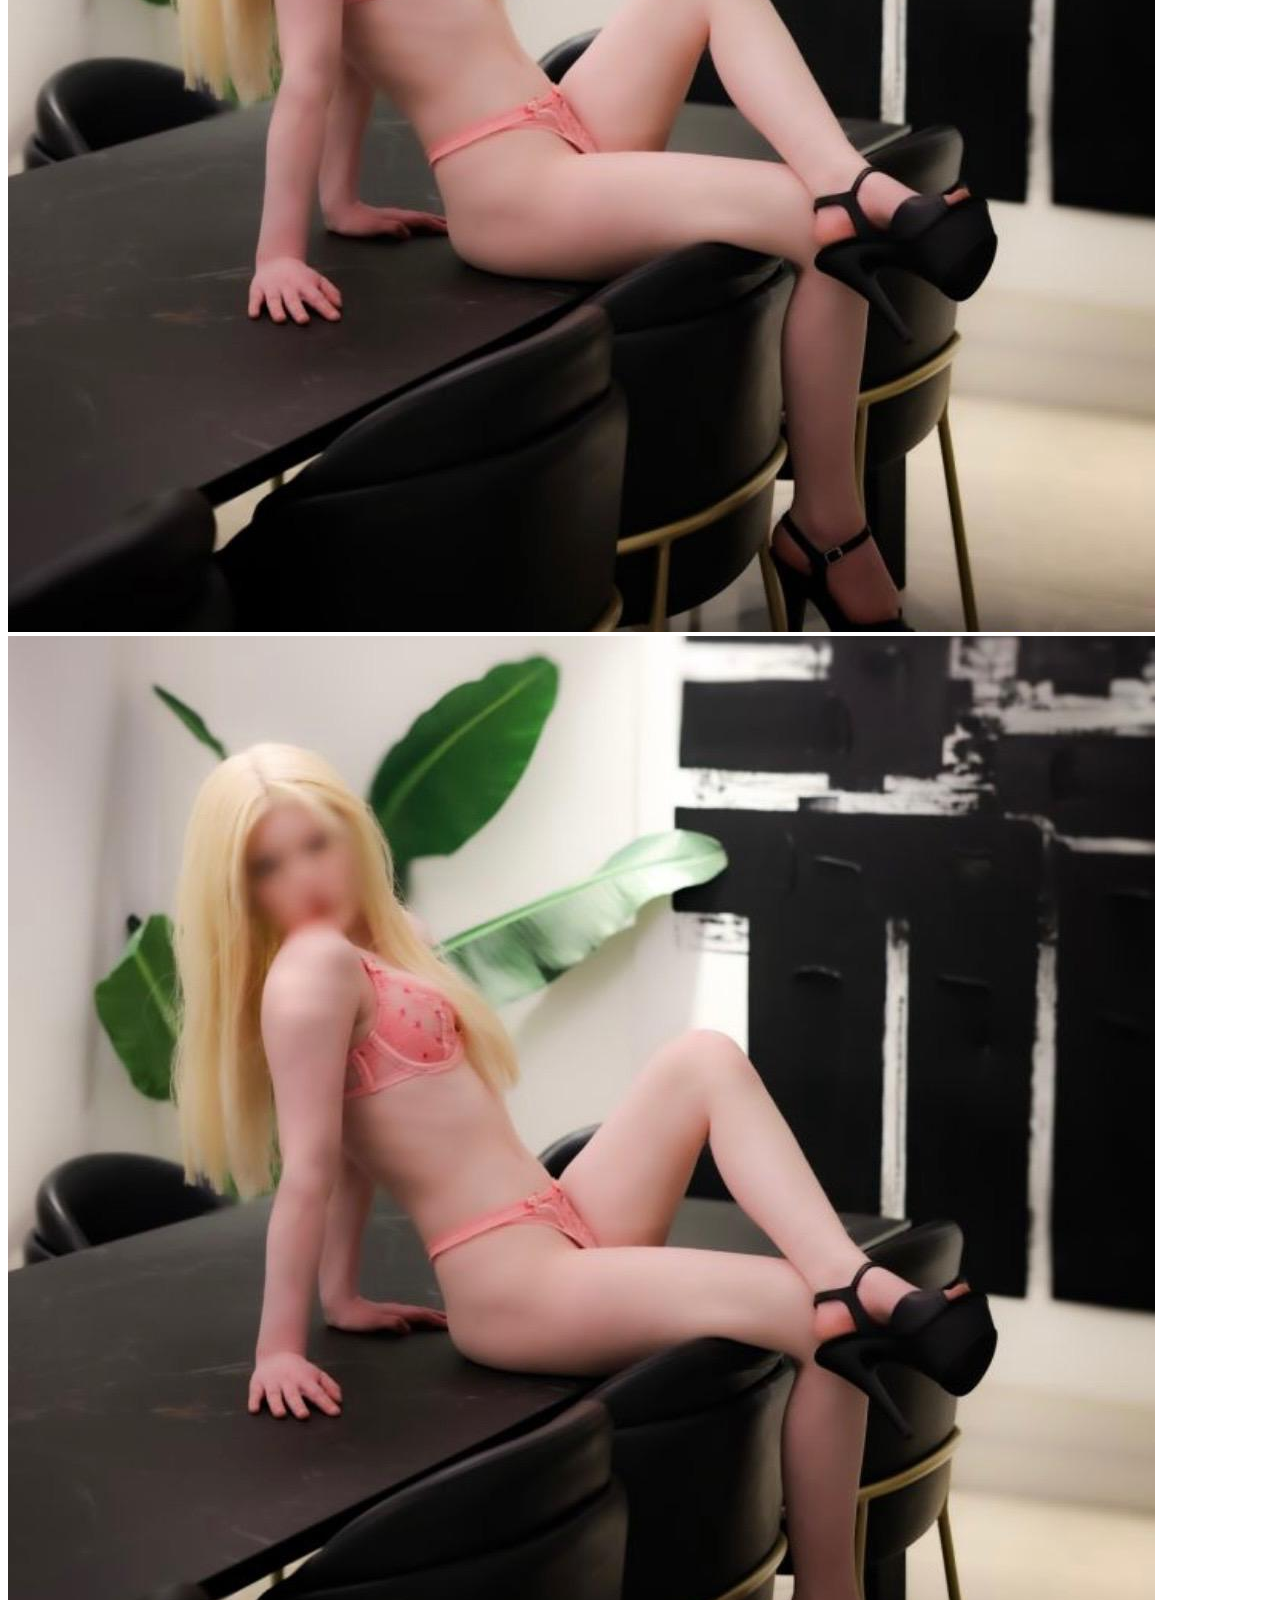
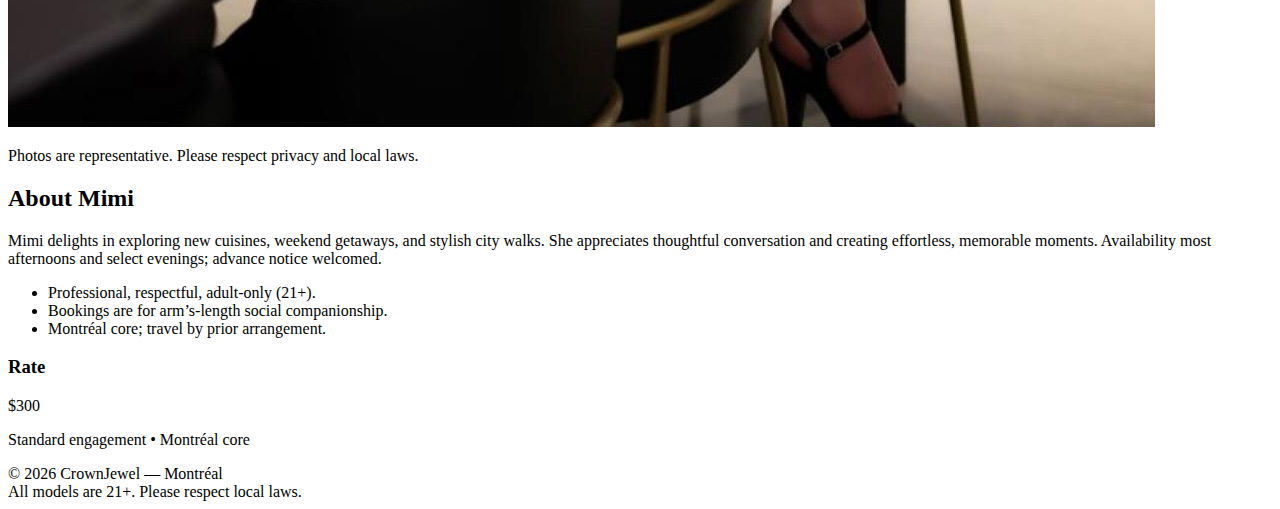
<file: profiles/mimi.html>
<!doctype html>
<html lang="en">
<head>
  <meta charset="utf-8" />
  <meta name="viewport" content="width=device-width, initial-scale=1" />
  <title>Mimi — CrownJewel Montréal</title>
  <meta name="description" content="Mimi — CrownJewel Montréal. Profile, bio, and gallery.">
  <link rel="canonical" href="https://www.crownjewel.com/profiles/mimi" />
  <link rel="stylesheet" href="../styles.css" />
  <script defer src="../main.js"></script>
</head>
<body>
  <!-- Simple top bar with back link -->
  <header class="nav">
    <div class="wrap nav-inner">
      <a class="brand" href="../index.html#models">👑 CrownJewel <span class="brand-sub">Escorts</span></a>
      <nav class="links">
        <a href="../index.html#home">Home</a>
        <a href="../index.html#models">Models</a>
        <a href="../index.html#rates">Rates</a>
      </nav>
      <a class="btn call" href="tel:+15142457931">514-245-7931</a>
      <button class="menu" aria-label="Open menu">☰</button>
    </div>
  </header>

  <!-- Profile Hero -->
  <section class="section profile-hero">
    <div class="wrap">
      <div class="profile-header">
        <img class="profile-cover" src="../images/mimi1.jpg" alt="Mimi — cover">
        <div class="profile-meta">
          <h1>Mimi</h1>
          <div class="profile-tags">
            <span class="pill">Montréal</span>
            <span class="pill">$270</span>
            <span class="pill success">Available</span>
          </div>
          <p class="profile-lead muted">
            Warm and charismatic, Mimi radiates energy and charm wherever she goes. Playful yet attentive, she combines an adventurous spirit with a genuine, down-to-earth nature.
            <br><br>Age: 22
            <br>Height: 4'9
            <br>Weight: 90 lbs
            <br>Measurements: 32A natural
            <br>Hair: Brown
            <br>Eyes: Grey
            <br>Nationality: Latina Caucasian
            <br>Language: English
            <br>Favorite Drink: Mai Thais/Lemonade
            <br>Tattoo: Yes
            <br>Black gentleman: Yes
            <br>Open for duo: Yes
            <br>Open for couples: Yes
          </p>
          <div class="profile-cta">
            <a class="btn" href="../index.html#booking">Book Mimi</a>
            <a class="btn btn-ghost" href="../index.html#models">Back to Models</a>
          </div>
        </div>
      </div>
    </div>
  </section>

  <!-- Gallery -->
  <section class="section">
    <div class="wrap">
      <h2 class="title">Gallery</h2>
      <div class="gallery">
        <!-- Add non-explicit photos to /images and update filenames -->
        <img src="../images/mimi1.jpg" alt="Mimi photo 1" class="gal">
        <img src="../images/mimi1.jpg" alt="Mimi photo 2" class="gal">
        <img src="../images/mimi1.jpg" alt="Mimi photo 3" class="gal">
      </div>
      <p class="small muted center">Photos are representative. Please respect privacy and local laws.</p>
    </div>
  </section>

  <!-- Profile Details -->
  <section class="section section-alt">
    <div class="wrap">
      <h2 class="title">About Mimi</h2>
      <div class="profile-grid">
        <div class="profile-bio">
          <p>
            Mimi delights in exploring new cuisines, weekend getaways, and stylish city walks. She appreciates thoughtful conversation and creating effortless, memorable moments. 
            Availability most afternoons and select evenings; advance notice welcomed.
          </p>
          <ul class="notes small">
            <li>Professional, respectful, adult-only (21+).</li>
            <li>Bookings are for arm’s-length social companionship.</li>
            <li>Montréal core; travel by prior arrangement.</li>
          </ul>
        </div>
        <aside class="profile-side">
          <div class="rate">
            <h3>Rate</h3>
            <div class="amount">$300</div>
            <p class="muted">Standard engagement • Montréal core</p>
          </div>
        </aside>
      </div>
    </div>
  </section>

  <!-- Footer -->
  <footer class="footer">
    <div class="wrap foot">
      <div>© <span id="year"></span> CrownJewel — Montréal</div>
      <div class="muted small">All models are 21+. Please respect local laws.</div>
    </div>
  </footer>

  <script>
    document.getElementById('year').textContent = new Date().getFullYear();
  </script>
</body>
</html>
</file>
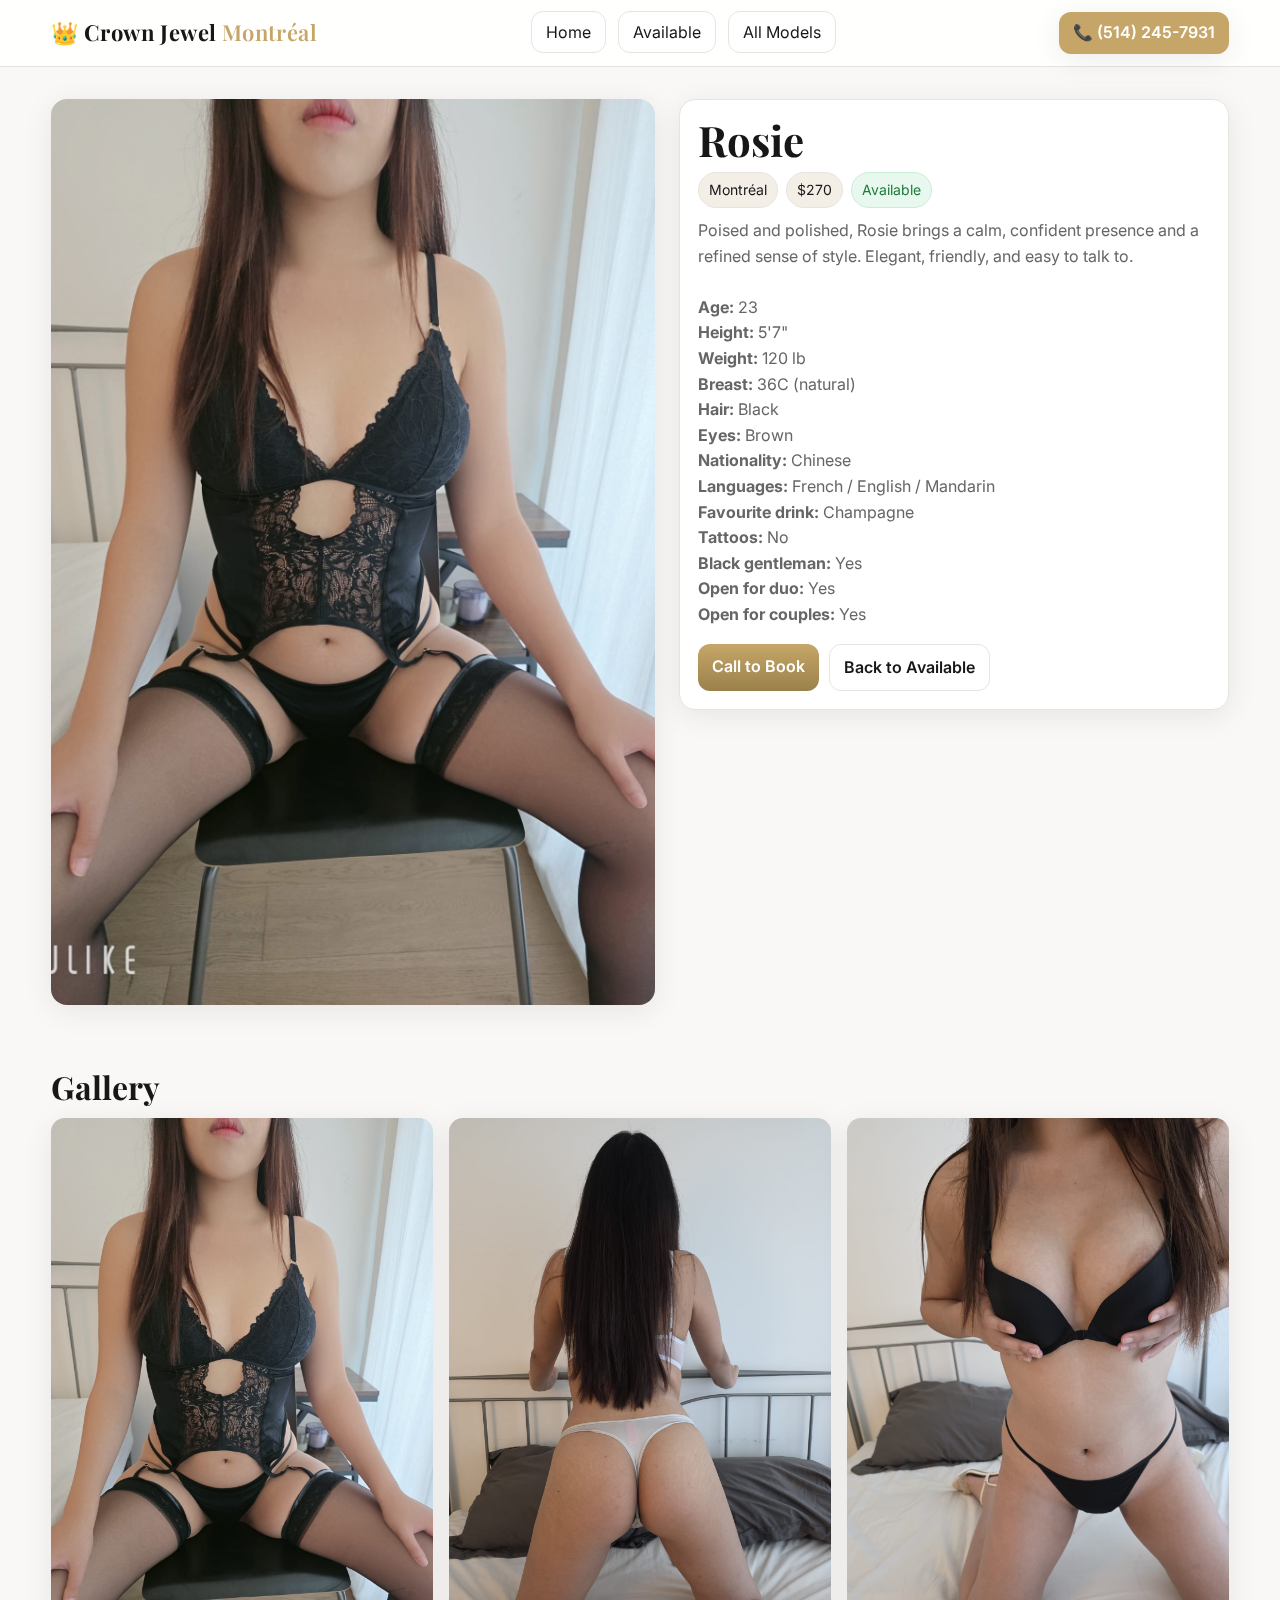
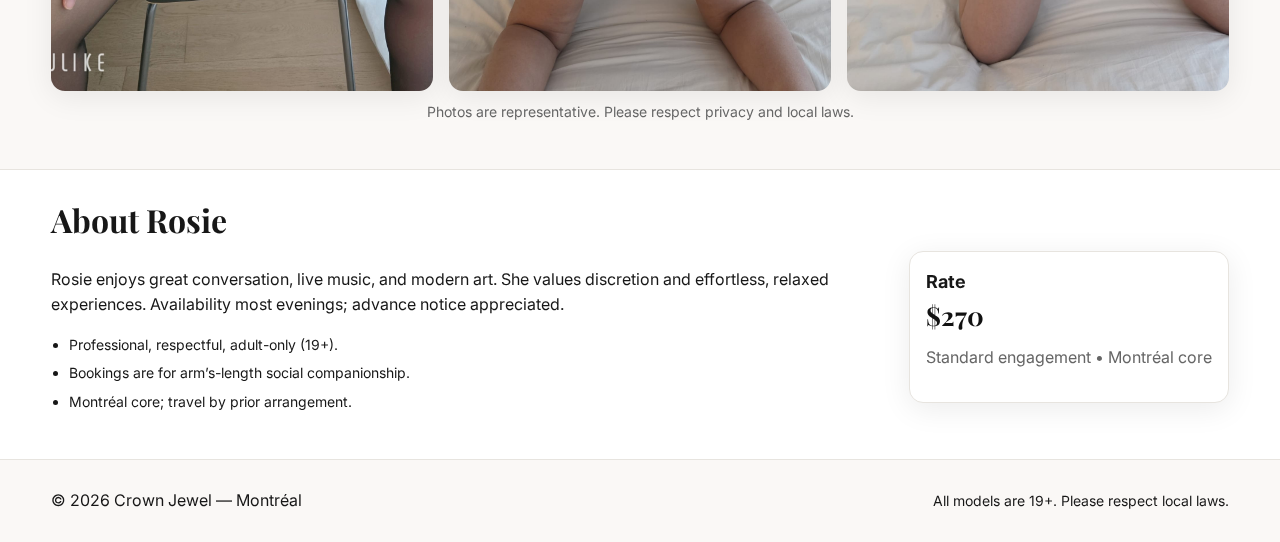
<file: profiles/rosie.html>
<!doctype html>
<html lang="en">
<head>
  <meta charset="utf-8" />
  <meta name="viewport" content="width=device-width, initial-scale=1" />
  <title>Rosie — Crown Jewel Montréal</title>
  <meta name="description" content="Rosie — Crown Jewel Montréal. Profile, bio, and gallery." />
  <link rel="canonical" href="https://crownjewelescorts.ca/profiles/rosie" />
  <meta name="theme-color" content="#ffffff" />
  <link rel="preconnect" href="https://fonts.googleapis.com">
  <link rel="preconnect" href="https://fonts.gstatic.com" crossorigin>
  <link href="https://fonts.googleapis.com/css2?family=Inter:wght@300;400;500;600;700&family=Playfair+Display:wght@500;700&display=swap" rel="stylesheet">

  <style>
    :root{
      --bg:#faf8f6; --panel:#ffffff; --ink:#171717; --muted:#666;
      --brand:#c6a668; --brand-2:#9a814b; --line:#e7e4df;
      --radius:18px; --shadow:0 6px 30px rgba(0,0,0,.08); --pill:#f3efe7;
    }
    *{box-sizing:border-box}
    html{scroll-behavior:smooth}
    body{margin:0; background:var(--bg); color:var(--ink); font:400 16px/1.6 Inter,system-ui,-apple-system,Segoe UI,Roboto,sans-serif}
    a{color:inherit; text-decoration:none}
    img{max-width:100%; display:block}
    .wrap{width:min(1180px,92%); margin-inline:auto}

    /* NAV */
    .nav{position:sticky; top:0; z-index:50; backdrop-filter:saturate(140%) blur(8px); background:rgba(255,255,255,.9); border-bottom:1px solid var(--line)}
    .nav-inner{display:flex; align-items:center; justify-content:space-between; gap:12px; padding:12px 0}
    .brand{font-family:"Playfair Display",serif; font-weight:700; font-size:22px; letter-spacing:.4px}
    .brand-sub{color:var(--brand); font-weight:600}
    .links a{padding:10px 14px; border-radius:12px; border:1px solid var(--line); background:var(--panel); margin-right:8px}
    .phone-box{background:var(--brand); color:#fff; padding:8px 14px; border-radius:12px; font-weight:600; box-shadow:var(--shadow)}
    .phone-box:hover{background:var(--brand-2)}
    .menu{display:none}

    /* SECTION / TEXT */
    h1{font:700 clamp(28px,3.6vw,42px)/1.05 "Playfair Display",serif; margin:0 0 10px}
    h2.title{font:700 clamp(22px,3vw,32px)/1.15 "Playfair Display",serif; margin:0 0 12px}
    p.muted{color:var(--muted)}
    .section{padding:32px 0}

    /* PROFILE HERO */
    .profile-header{display:grid; grid-template-columns: 1.1fr 1fr; gap:24px; align-items:start}
    .profile-cover{width:100%; border-radius:16px; aspect-ratio:2/3; object-fit:cover; background:#eee; box-shadow:var(--shadow)}
    .profile-meta{background:var(--panel); border:1px solid var(--line); border-radius:16px; padding:18px; box-shadow:var(--shadow)}
    .profile-tags{display:flex; flex-wrap:wrap; gap:8px; margin:6px 0 10px}
    .pill{background:var(--pill); border:1px solid var(--line); padding:6px 10px; border-radius:999px; font-size:14px}
    .pill.success{background:#e9f8ef; border-color:#c9edd5; color:#1c7a3a}
    .profile-lead{margin-top:10px}
    .profile-cta{display:flex; gap:10px; flex-wrap:wrap; margin-top:12px}
    .btn{display:inline-block; padding:10px 14px; border-radius:12px; border:1px solid var(--line); background:var(--panel); font-weight:600}
    .btn-primary{background:linear-gradient(180deg,var(--brand),var(--brand-2)); border:none; color:#fff}
    .btn-ghost{background:#fff}

    /* GALLERY */
    .gallery{display:grid; gap:16px; grid-template-columns:repeat(3, minmax(0,1fr))}
    .gal{width:100%; aspect-ratio:2/3; object-fit:cover; border-radius:14px; background:#eee; box-shadow:var(--shadow); transition:transform .35s ease}
    .gal:hover{transform:scale(1.02)}
    .center{text-align:center}
    .small{font-size:14px}

    /* DETAILS */
    .section-alt{background:var(--panel); border-top:1px solid var(--line); border-bottom:1px solid var(--line)}
    .profile-grid{display:grid; grid-template-columns:1fr 320px; gap:24px}
    .profile-bio ul{padding-left:18px}
    .notes li{margin:6px 0}
    .profile-side .rate{background:#fff; border:1px solid var(--line); border-radius:14px; padding:16px; box-shadow:var(--shadow)}
    .rate h3{margin:0 0 6px; font-size:18px}
    .amount{font:700 26px/1 "Playfair Display",serif; color:#111}

    /* FOOTER */
    .footer{padding:28px 0}
    .foot{display:flex; justify-content:space-between; align-items:center; gap:16px}

    /* RESPONSIVE */
    @media(max-width:980px){
      .profile-header{grid-template-columns:1fr}
      .profile-grid{grid-template-columns:1fr}
    }
    @media(max-width:640px){
      .links{display:none}
      .menu{display:block; background:none; border:1px solid var(--line); border-radius:10px; padding:8px 12px}
      .gallery{grid-template-columns:repeat(2, minmax(0,1fr))}
    }
  </style>
</head>

<body>
  <!-- NAV -->
  <header class="nav">
    <div class="wrap nav-inner">
      <a class="brand" href="../index.html#top">👑 Crown Jewel <span class="brand-sub">Montréal</span></a>
      <nav class="links">
        <a href="../index.html#top">Home</a>
        <a href="../index.html#available">Available</a>
        <a href="../all-models.html">All Models</a>
      </nav>
      <a class="phone-box" href="tel:+15142457931">📞 (514) 245-7931</a>
      <button class="menu" aria-label="Open menu">☰</button>
    </div>
  </header>

  <!-- PROFILE HERO -->
  <section class="section profile-hero">
    <div class="wrap">
      <div class="profile-header">
        <img class="profile-cover" src="../images/rosie1.jpg" alt="Rosie — cover photo">
        <div class="profile-meta">
          <h1>Rosie</h1>
          <div class="profile-tags">
            <span class="pill">Montréal</span>
            <span class="pill">$270</span>
            <span class="pill success">Available</span>
          </div>
          <p class="profile-lead muted">
            Poised and polished, Rosie brings a calm, confident presence and a refined sense of style.
            Elegant, friendly, and easy to talk to.
            <br><br><strong>Age:</strong> 23
            <br><strong>Height:</strong> 5'7"
            <br><strong>Weight:</strong> 120 lb
            <br><strong>Breast:</strong> 36C (natural)
            <br><strong>Hair:</strong> Black
            <br><strong>Eyes:</strong> Brown
            <br><strong>Nationality:</strong> Chinese
            <br><strong>Languages:</strong> French / English / Mandarin
            <br><strong>Favourite drink:</strong> Champagne
            <br><strong>Tattoos:</strong> No
            <br><strong>Black gentleman:</strong> Yes
            <br><strong>Open for duo:</strong> Yes
            <br><strong>Open for couples:</strong> Yes
          </p>
          <div class="profile-cta">
            <a class="btn btn-primary" href="tel:+15142457931">Call to Book</a>
            <a class="btn" href="../index.html#available">Back to Available</a>
          </div>
        </div>
      </div>
    </div>
  </section>

  <!-- GALLERY -->
  <section class="section">
    <div class="wrap">
      <h2 class="title">Gallery</h2>
      <div class="gallery">
        <img src="../images/rosie1.jpg" alt="Rosie photo 1" class="gal">
        <img src="../images/rosie2.jpg" alt="Rosie photo 2" class="gal">
        <img src="../images/rosie3.jpg" alt="Rosie photo 3" class="gal">
      </div>
      <p class="small muted center" style="margin-top:10px">Photos are representative. Please respect privacy and local laws.</p>
    </div>
  </section>

  <!-- DETAILS -->
  <section class="section section-alt">
    <div class="wrap">
      <h2 class="title">About Rosie</h2>
      <div class="profile-grid">
        <div class="profile-bio">
          <p>
            Rosie enjoys great conversation, live music, and modern art. She values discretion and effortless, relaxed experiences.
            Availability most evenings; advance notice appreciated.
          </p>
          <ul class="notes small">
            <li>Professional, respectful, adult-only (19+).</li>
            <li>Bookings are for arm’s-length social companionship.</li>
            <li>Montréal core; travel by prior arrangement.</li>
          </ul>
        </div>
        <aside class="profile-side">
          <div class="rate">
            <h3>Rate</h3>
            <div class="amount">$270</div>
            <p class="muted">Standard engagement • Montréal core</p>
          </div>
        </aside>
      </div>
    </div>
  </section>

  <!-- FOOTER -->
  <footer class="footer">
    <div class="wrap foot">
      <div>© <span id="year"></span> Crown Jewel — Montréal</div>
      <div class="muted small">All models are 19+. Please respect local laws.</div>
    </div>
  </footer>

  <script>document.getElementById('year').textContent = new Date().getFullYear();</script>
</body>
</html>
</file>
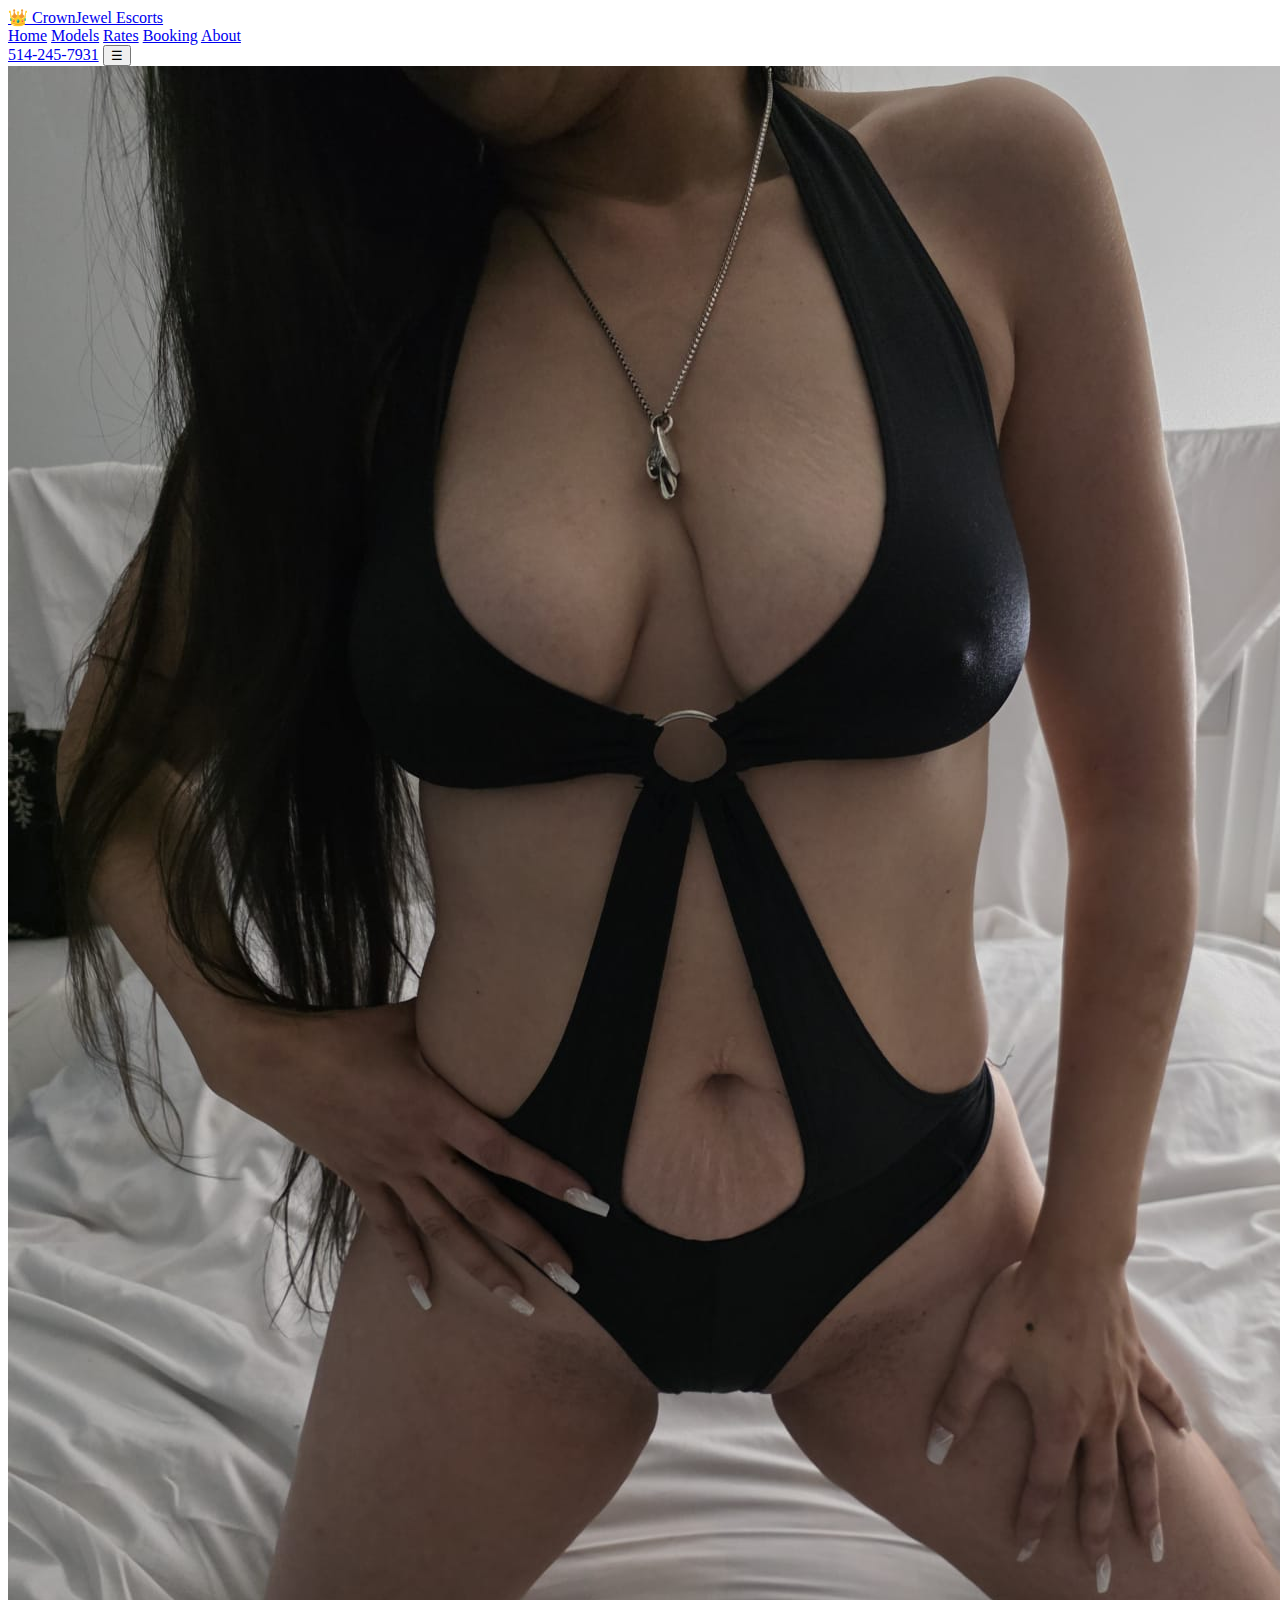
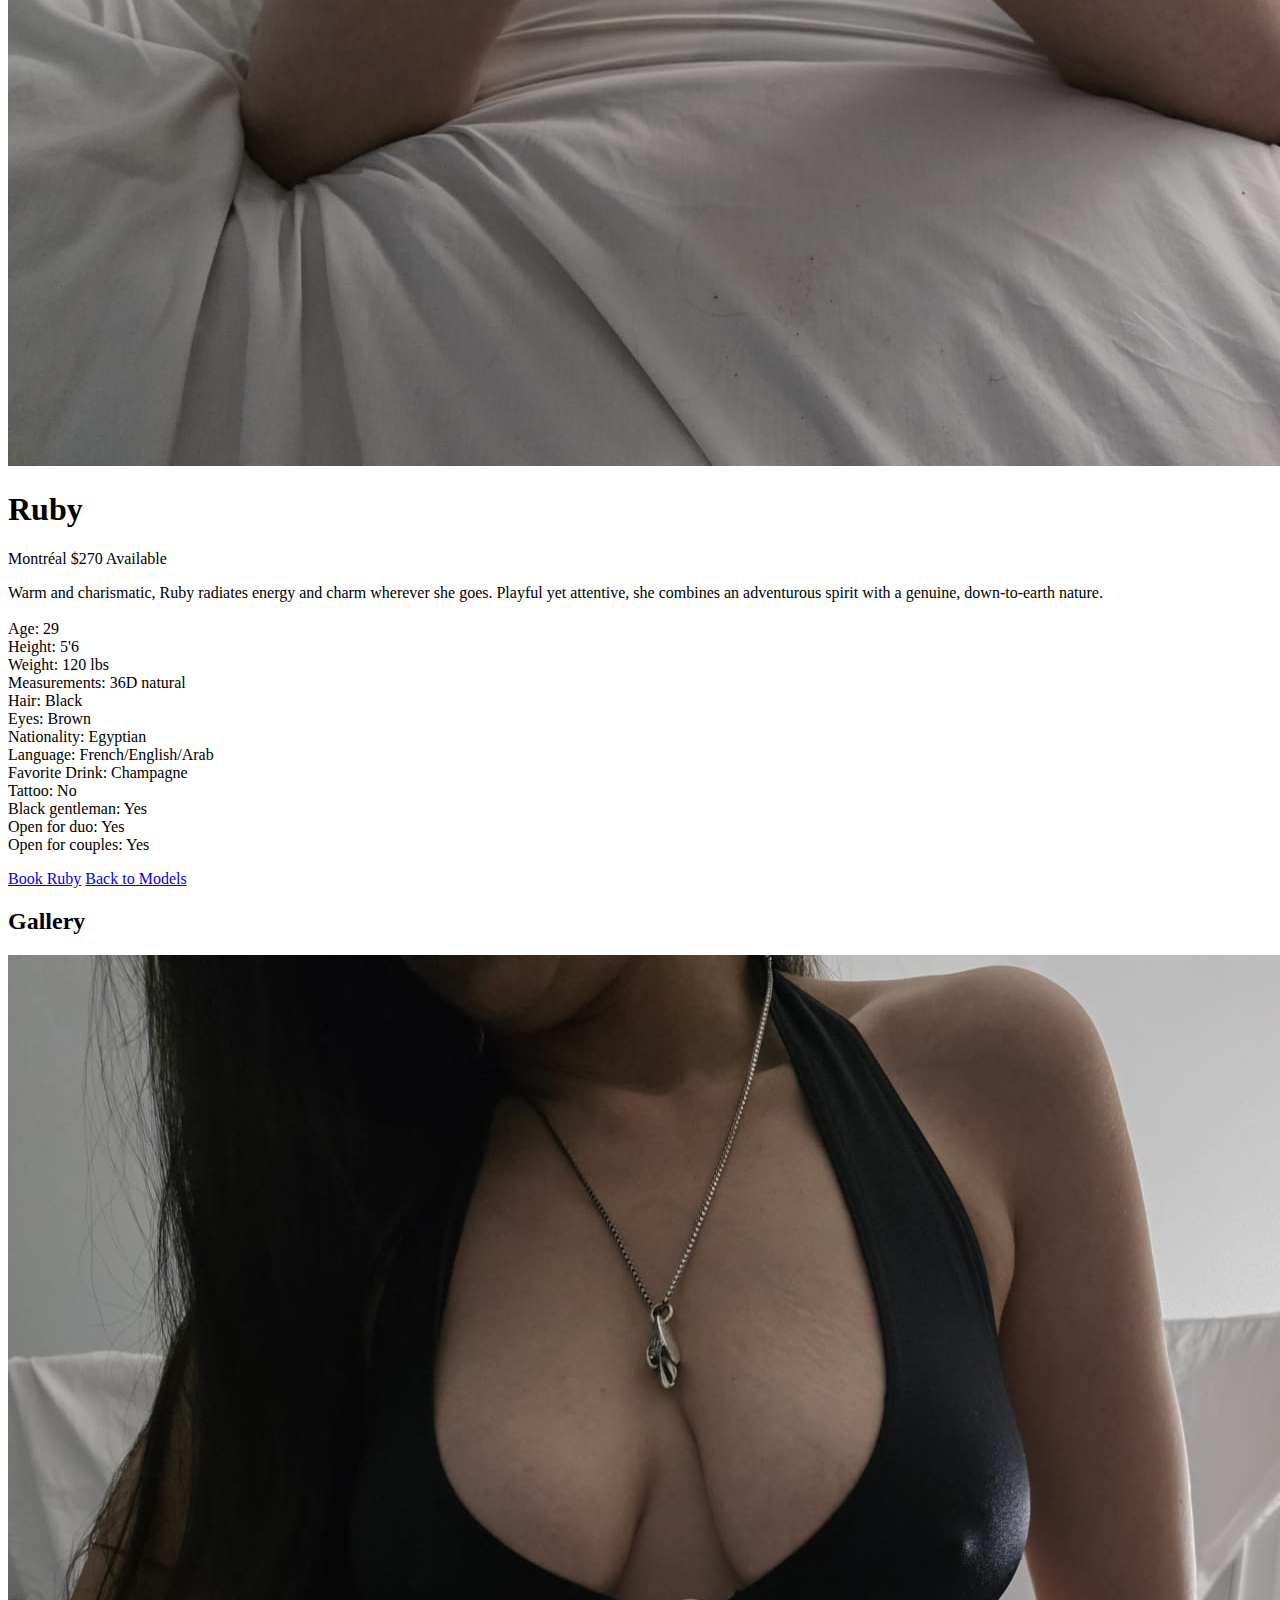
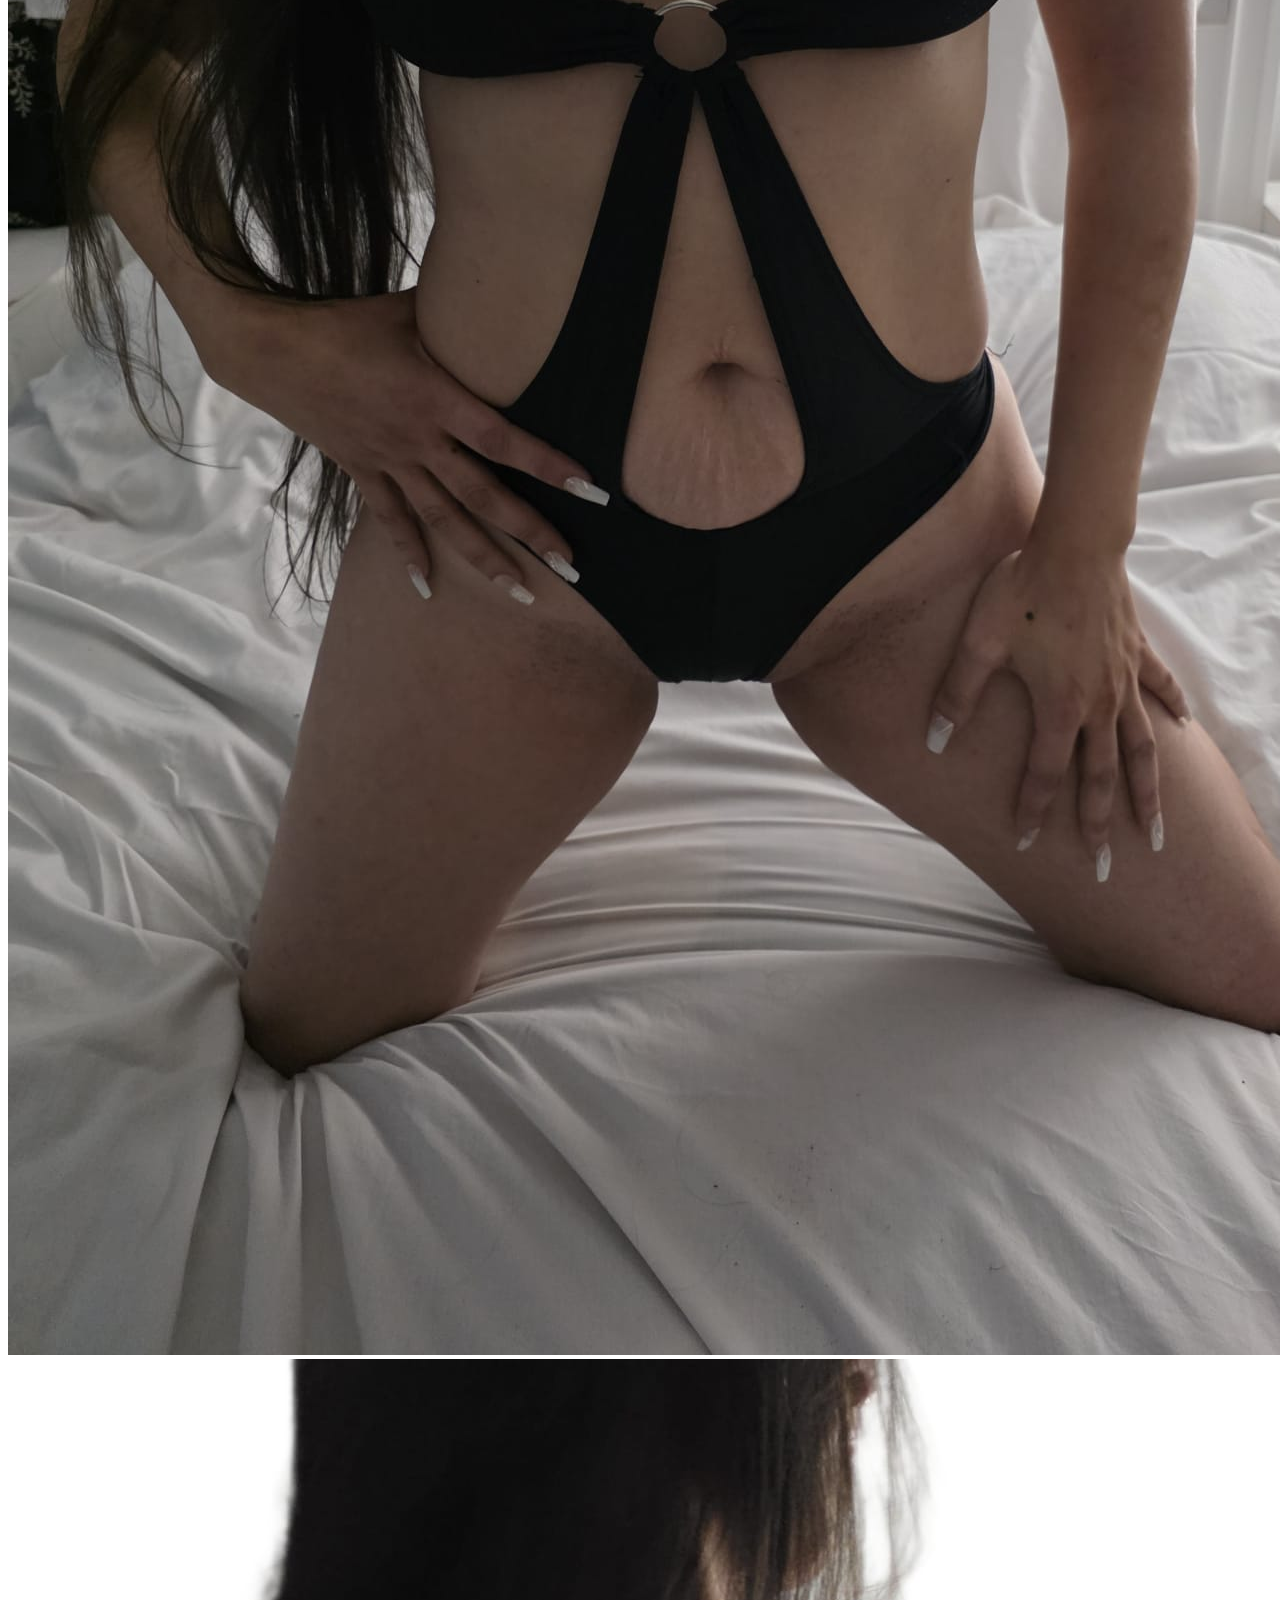
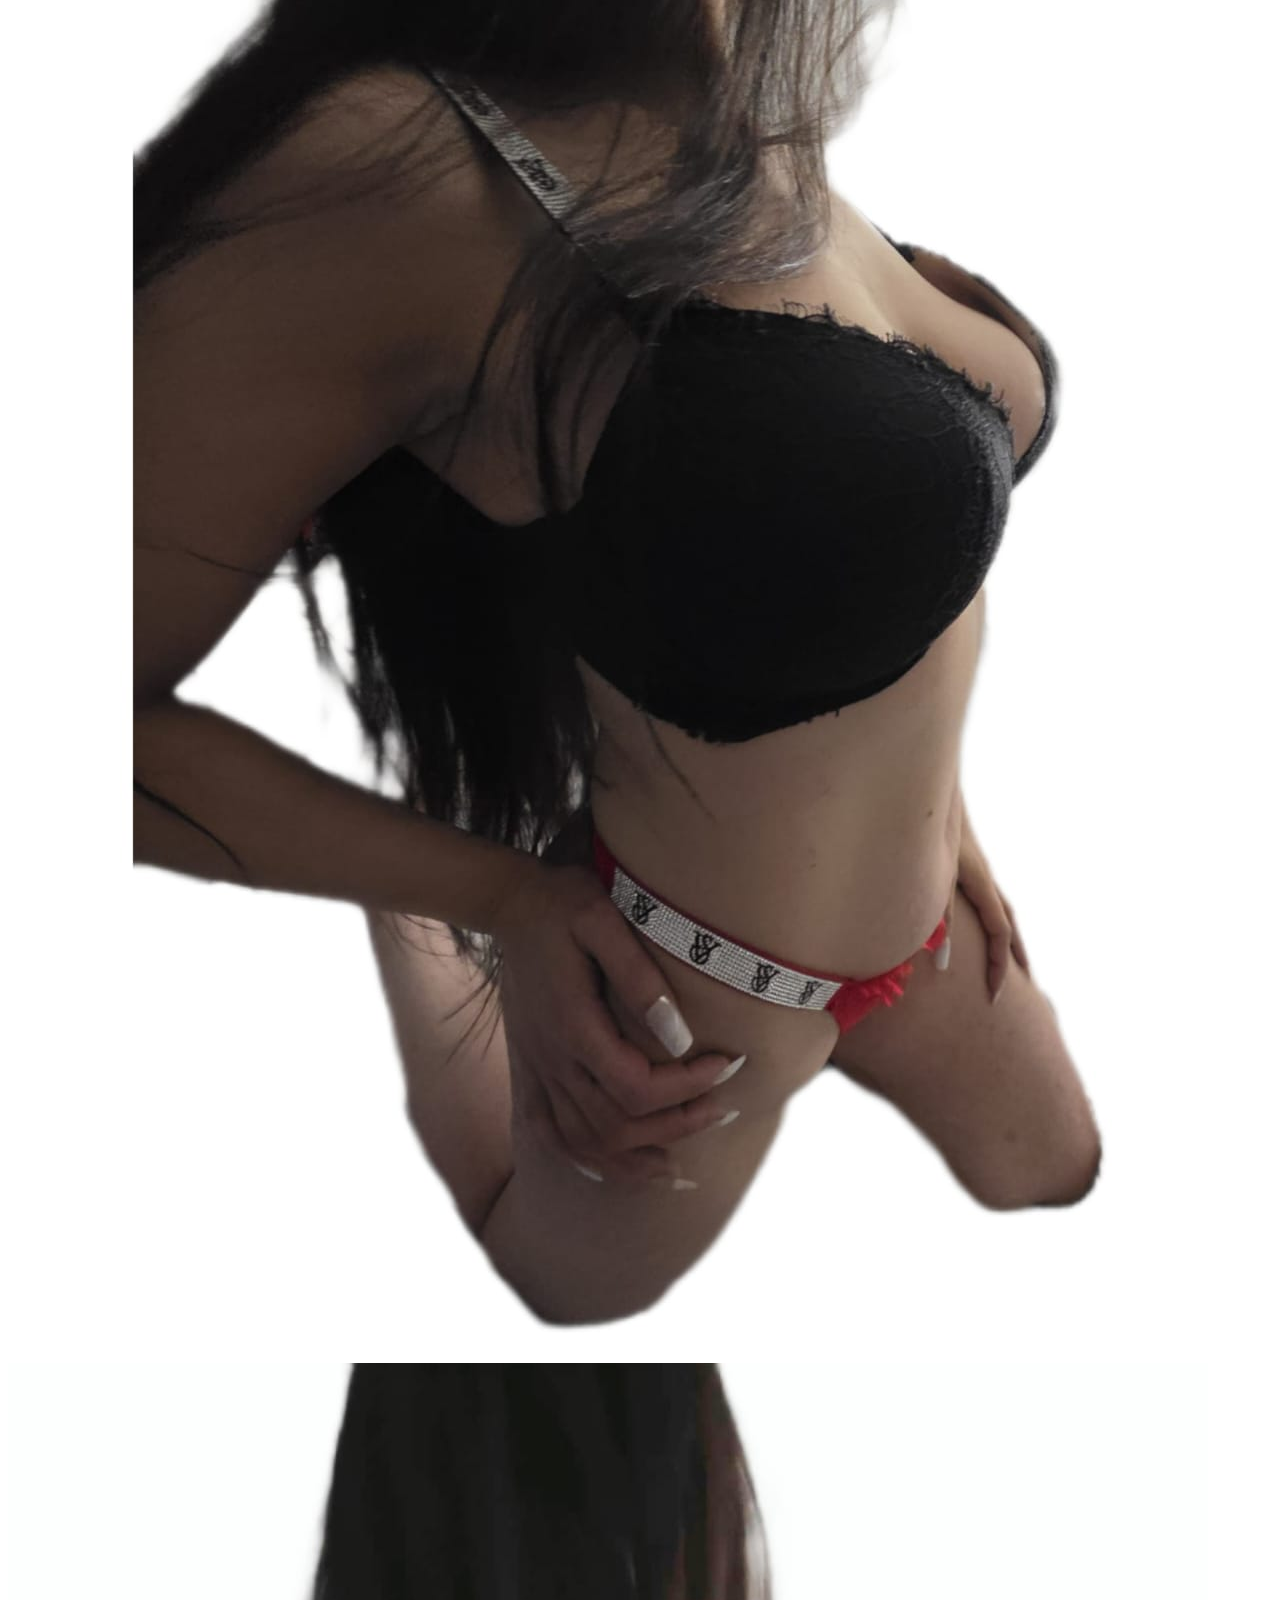
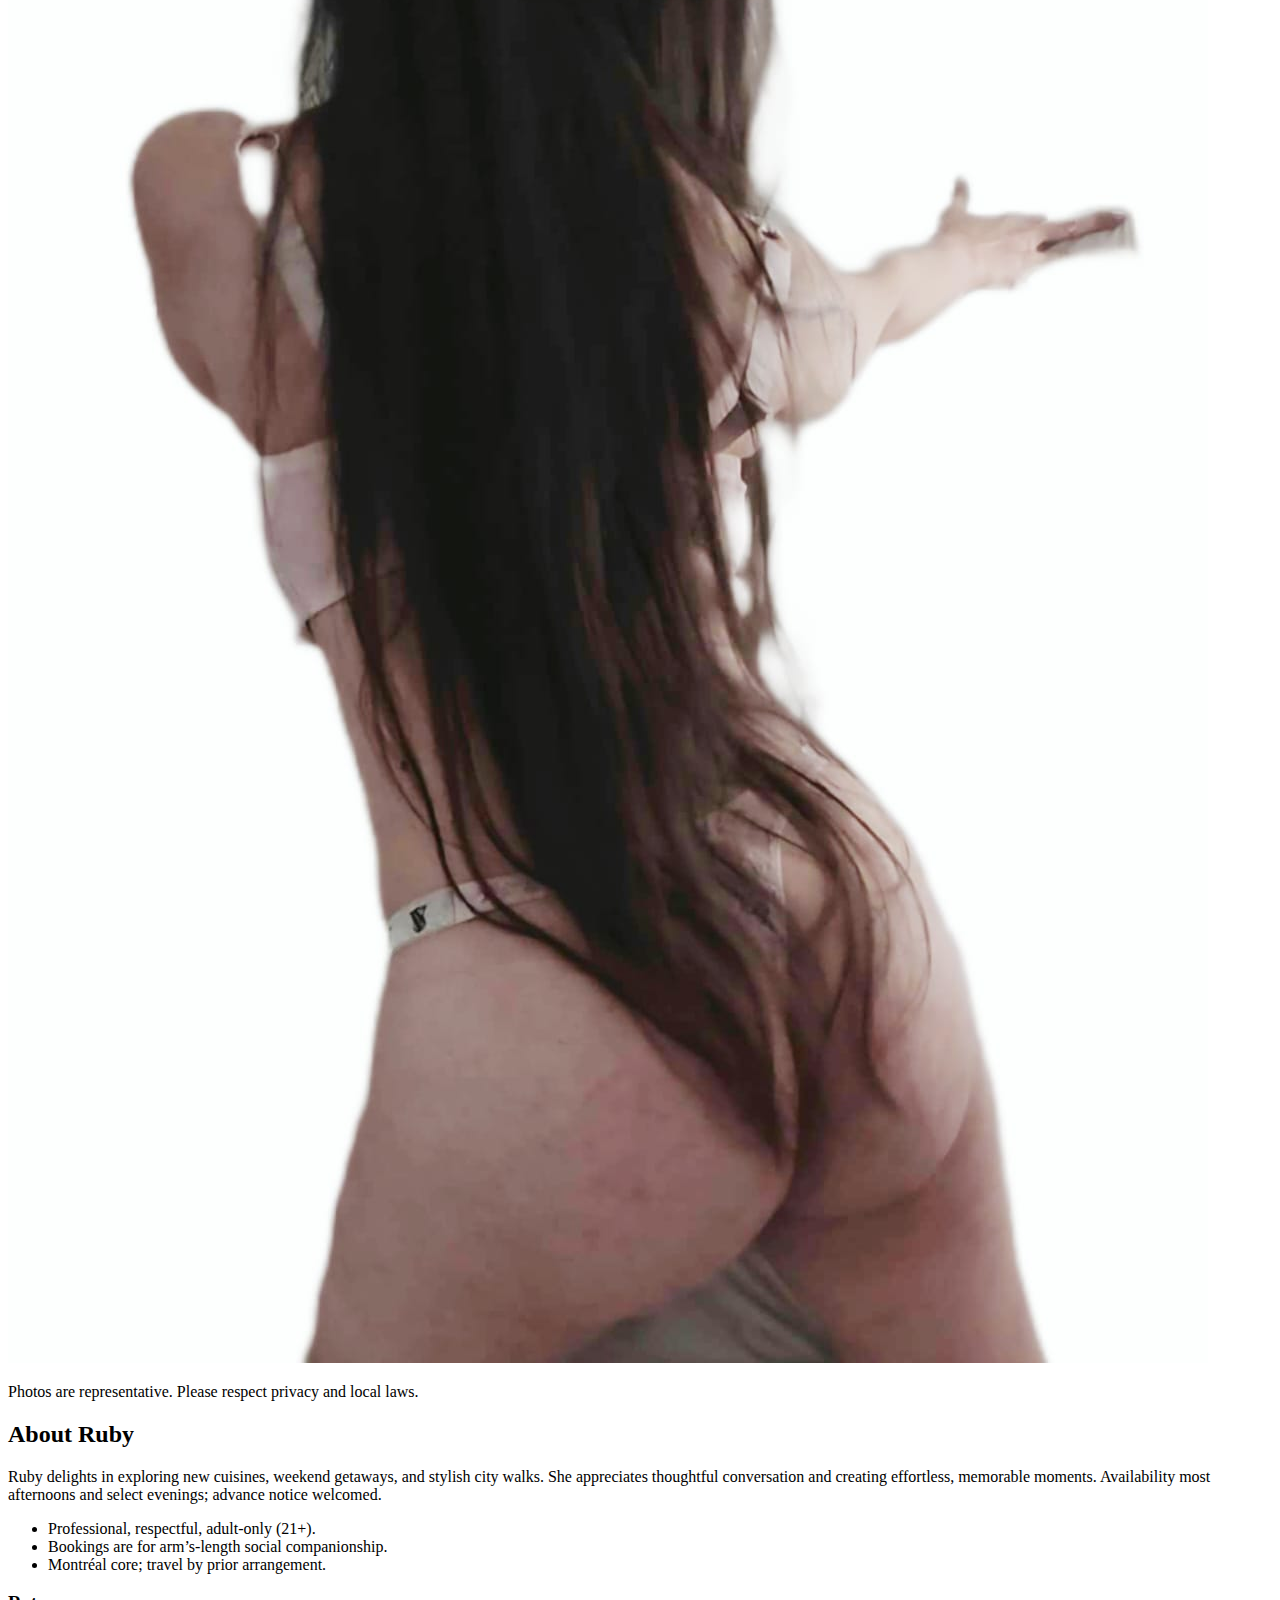
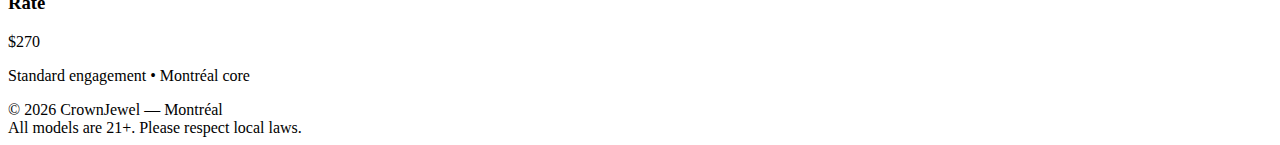
<file: profiles/ruby.html>
<!doctype html>
<html lang="en">
<head>
  <meta charset="utf-8" />
  <meta name="viewport" content="width=device-width, initial-scale=1" />
  <title>Ruby — CrownJewel Montréal</title>
  <meta name="description" content="Ruby — CrownJewel Montréal. Profile, bio, and gallery.">
  <link rel="canonical" href="https://www.crownjewel.com/profiles/ruby" />
  <link rel="stylesheet" href="../styles.css" />
  <script defer src="../main.js"></script>
</head>
<body>
  <!-- Simple top bar with back link -->
  <header class="nav">
    <div class="wrap nav-inner">
      <a class="brand" href="../index.html#models">👑 CrownJewel <span class="brand-sub">Escorts</span></a>
      <nav class="links">
        <a href="../index.html#home">Home</a>
        <a href="../index.html#models">Models</a>
        <a href="../index.html#rates">Rates</a>
        <a href="../index.html#booking">Booking</a>
        <a href="../index.html#about">About</a>
      </nav>
      <a class="btn call" href="tel:+15142457931">514-245-7931</a>
      <button class="menu" aria-label="Open menu">☰</button>
    </div>
  </header>

  <!-- Profile Hero -->
  <section class="section profile-hero">
    <div class="wrap">
      <div class="profile-header">
        <img class="profile-cover" src="../images/ruby1.jpg" alt="Ruby — cover">
        <div class="profile-meta">
          <h1>Ruby</h1>
          <div class="profile-tags">
            <span class="pill">Montréal</span>
            <span class="pill">$270</span>
            <span class="pill success">Available</span>
          </div>
          <p class="profile-lead muted">
            Warm and charismatic, Ruby radiates energy and charm wherever she goes. Playful yet attentive, she combines an adventurous spirit with a genuine, down-to-earth nature.
            <br><br>Age: 29
            <br>Height: 5'6
            <br>Weight: 120 lbs
            <br>Measurements: 36D natural
            <br>Hair: Black
            <br>Eyes: Brown
            <br>Nationality: Egyptian
            <br>Language: French/English/Arab
            <br>Favorite Drink: Champagne
            <br>Tattoo: No
            <br>Black gentleman: Yes
            <br>Open for duo: Yes
            <br>Open for couples: Yes
          </p>
          <div class="profile-cta">
            <a class="btn" href="../index.html#booking">Book Ruby</a>
            <a class="btn btn-ghost" href="../index.html#models">Back to Models</a>
          </div>
        </div>
      </div>
    </div>
  </section>

  <!-- Gallery -->
  <section class="section">
    <div class="wrap">
      <h2 class="title">Gallery</h2>
      <div class="gallery">
        <!-- Add non-explicit photos to /images and update filenames -->
        <img src="../images/ruby1.jpg" alt="Ruby photo 1" class="gal">
        <img src="../images/ruby2.jpg" alt="Ruby photo 2" class="gal">
        <img src="../images/ruby3.jpg" alt="Ruby photo 3" class="gal">
      </div>
      <p class="small muted center">Photos are representative. Please respect privacy and local laws.</p>
    </div>
  </section>

  <!-- Profile Details -->
  <section class="section section-alt">
    <div class="wrap">
      <h2 class="title">About Ruby</h2>
      <div class="profile-grid">
        <div class="profile-bio">
          <p>
            Ruby delights in exploring new cuisines, weekend getaways, and stylish city walks. She appreciates thoughtful conversation and creating effortless, memorable moments. 
            Availability most afternoons and select evenings; advance notice welcomed.
          </p>
          <ul class="notes small">
            <li>Professional, respectful, adult-only (21+).</li>
            <li>Bookings are for arm’s-length social companionship.</li>
            <li>Montréal core; travel by prior arrangement.</li>
          </ul>
        </div>
        <aside class="profile-side">
          <div class="rate">
            <h3>Rate</h3>
            <div class="amount">$270</div>
            <p class="muted">Standard engagement • Montréal core</p>
          </div>
        </aside>
      </div>
    </div>
  </section>

  <!-- Footer -->
  <footer class="footer">
    <div class="wrap foot">
      <div>© <span id="year"></span> CrownJewel — Montréal</div>
      <div class="muted small">All models are 21+. Please respect local laws.</div>
    </div>
  </footer>

  <script>
    document.getElementById('year').textContent = new Date().getFullYear();
  </script>
</body>
</html>
</file>
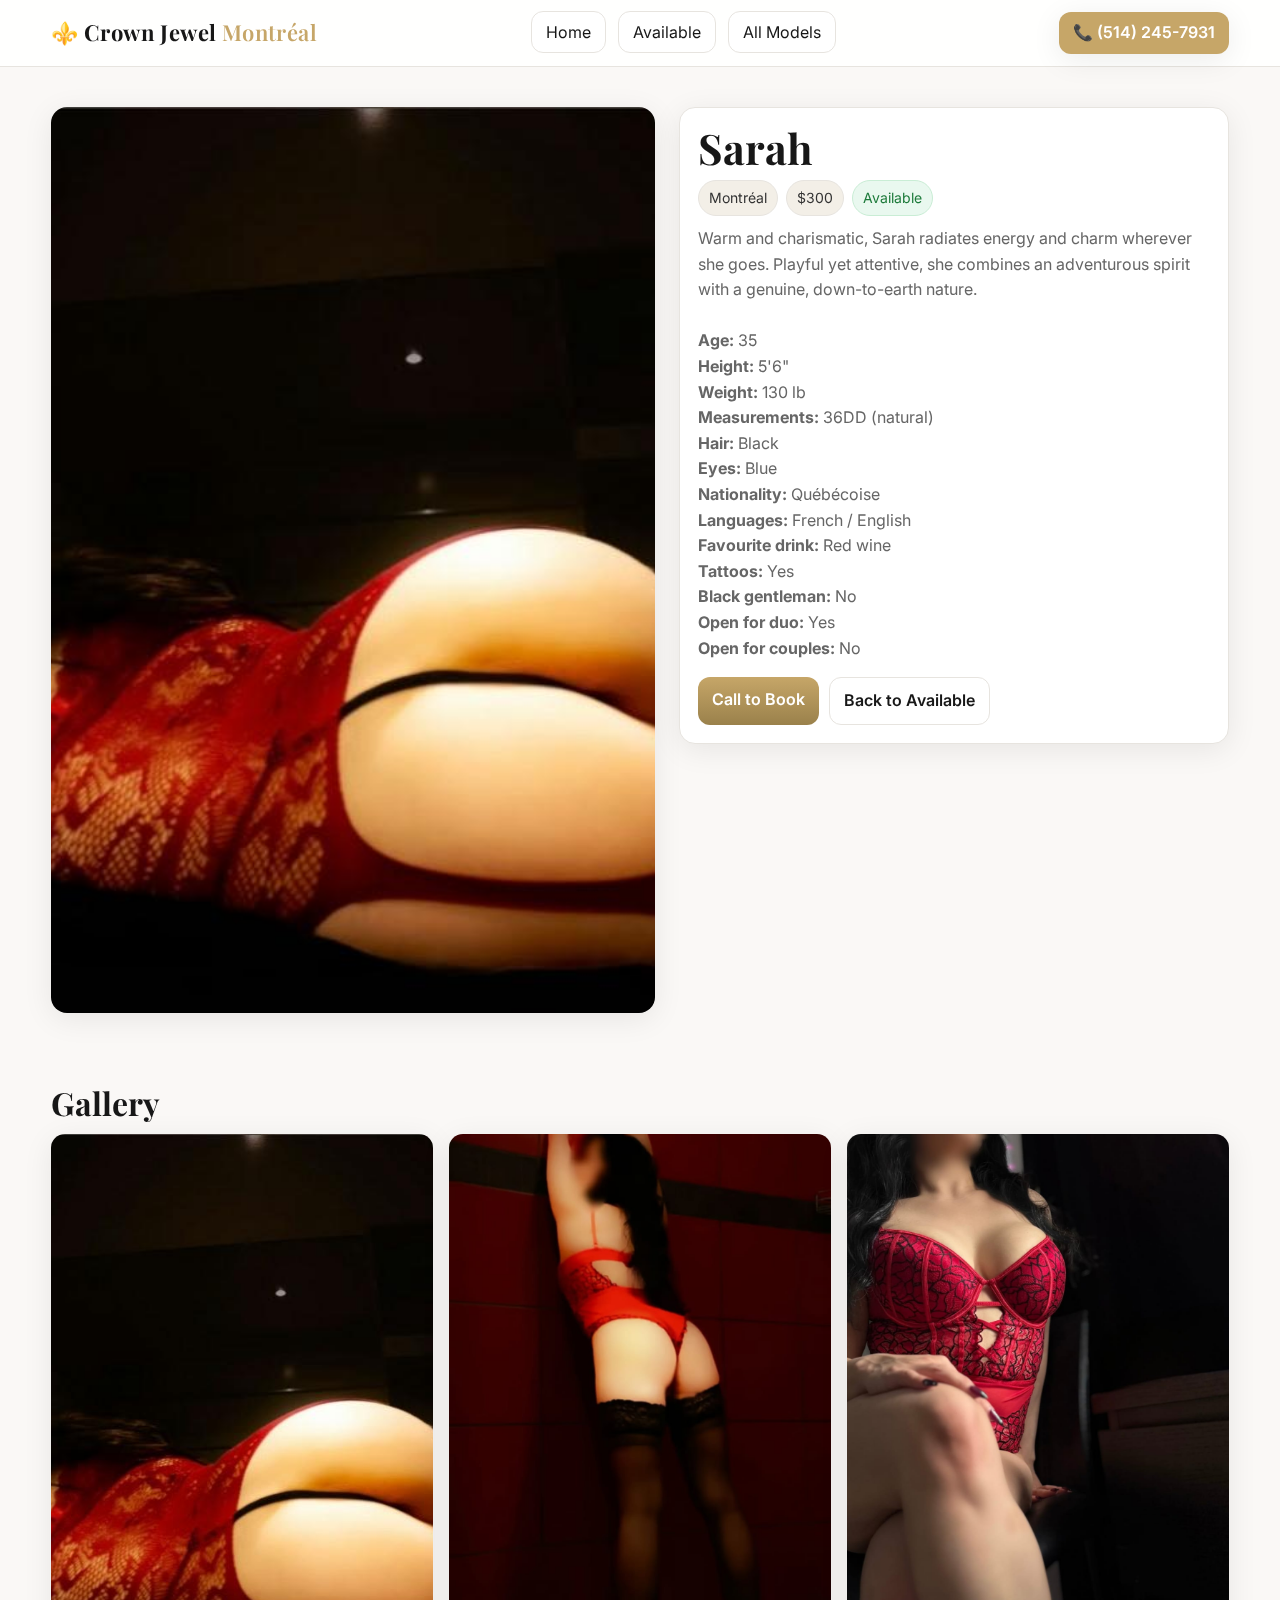
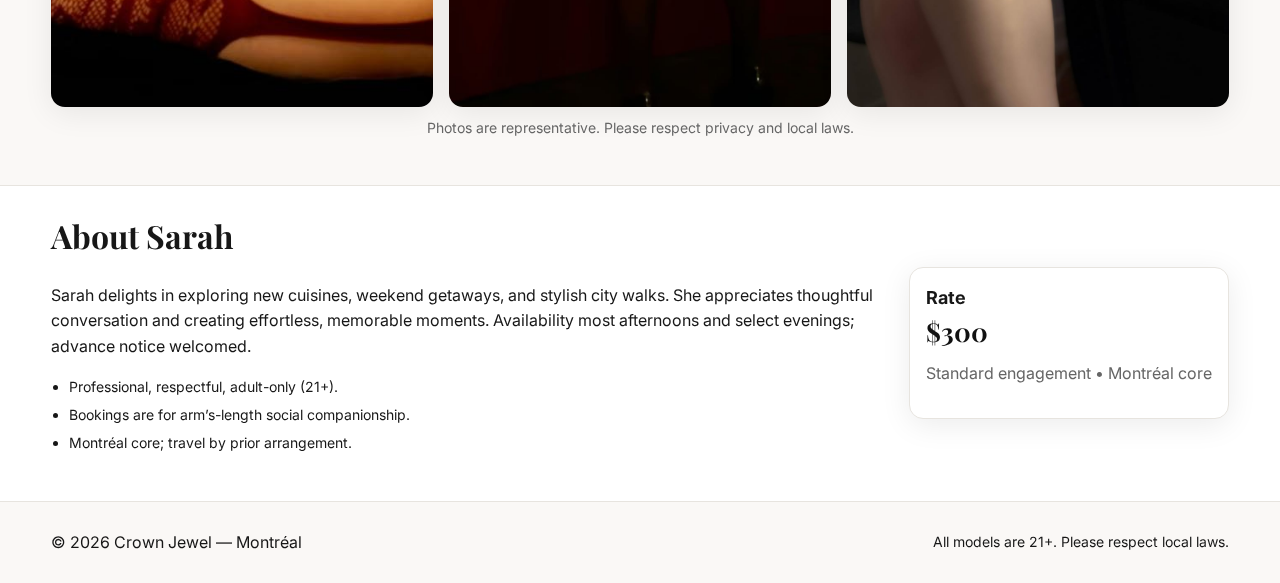
<file: profiles/sarah.html>
<!doctype html>
<html lang="en">
<head>
  <meta charset="utf-8" />
  <meta name="viewport" content="width=device-width, initial-scale=1" />
  <title>Sarah — Crown Jewel Montréal</title>
  <meta name="description" content="Sarah — Crown Jewel Montréal. Profile, bio, and gallery." />
  <link rel="canonical" href="https://crownjewelescorts.ca/profiles/sarah" />
  <meta name="theme-color" content="#ffffff" />
  <link rel="preconnect" href="https://fonts.googleapis.com">
  <link rel="preconnect" href="https://fonts.gstatic.com" crossorigin>
  <link href="https://fonts.googleapis.com/css2?family=Inter:wght@300;400;500;600;700&family=Playfair+Display:wght@500;700&display=swap" rel="stylesheet">

  <style>
    :root{
      --bg:#faf8f6; --panel:#ffffff; --ink:#171717; --muted:#666;
      --brand:#c6a668; --brand-2:#9a814b; --line:#e7e4df;
      --radius:18px; --shadow:0 6px 30px rgba(0,0,0,.08);
      --pill:#f3efe7;
    }
    *{box-sizing:border-box}
    html{scroll-behavior:smooth}
    body{margin:0; background:var(--bg); color:var(--ink); font:400 16px/1.6 Inter, system-ui, -apple-system, Segoe UI, Roboto, sans-serif}
    a{color:inherit; text-decoration:none}
    img{max-width:100%; display:block}
    .wrap{width:min(1180px,92%); margin-inline:auto}

    /* NAV */
    .nav{position:sticky; top:0; z-index:50; backdrop-filter:saturate(140%) blur(8px); background:rgba(255,255,255,.9); border-bottom:1px solid var(--line)}
    .nav-inner{display:flex; align-items:center; justify-content:space-between; gap:12px; padding:12px 0}
    .brand{font-family:"Playfair Display",serif; font-weight:700; font-size:22px; letter-spacing:.4px}
    .brand-sub{font-weight:600; color:var(--brand)}
    .links a{padding:10px 14px; border-radius:12px; border:1px solid var(--line); background:var(--panel); margin-right:8px}
    .phone-box{background:var(--brand); color:#fff; padding:8px 14px; border-radius:12px; font-weight:600; box-shadow:var(--shadow); white-space:nowrap}
    .phone-box:hover{background:var(--brand-2)}
    .menu{display:none}

    /* TITLES / TEXT */
    h1{font:700 clamp(28px,3.6vw,42px)/1.05 "Playfair Display",serif; margin:0 0 10px}
    h2.title{font:700 clamp(22px,3vw,32px)/1.15 "Playfair Display",serif; margin:0 0 12px; text-align:left}
    p.muted{color:var(--muted)}

    /* PROFILE HERO */
    .section{padding:32px 0}
    .profile-hero{padding:40px 0}
    .profile-header{display:grid; grid-template-columns: 1.1fr 1fr; gap:24px; align-items:start}
    .profile-cover{width:100%; border-radius:16px; aspect-ratio: 2 / 3; object-fit:cover; background:#eee; box-shadow:var(--shadow)}
    .profile-meta{background:var(--panel); border:1px solid var(--line); border-radius:16px; padding:18px; box-shadow:var(--shadow)}
    .profile-tags{display:flex; flex-wrap:wrap; gap:8px; margin:6px 0 10px}
    .pill{background:var(--pill); border:1px solid var(--line); color:#333; padding:6px 10px; border-radius:999px; font-size:14px}
    .pill.success{background:#e9f8ef; border-color:#c9edd5; color:#1c7a3a}
    .profile-lead{margin-top:10px}
    .profile-cta{display:flex; gap:10px; flex-wrap:wrap; margin-top:12px}
    .btn{display:inline-block; padding:10px 14px; border-radius:12px; border:1px solid var(--line); background:var(--panel); font-weight:600}
    .btn-ghost{background:#fff}
    .btn-primary{background:linear-gradient(180deg, var(--brand), var(--brand-2)); border:none; color:#fff}

    /* GALLERY */
    .gallery{display:grid; gap:16px; grid-template-columns:repeat(3, minmax(0,1fr))}
    .gal{width:100%; aspect-ratio: 2 / 3; object-fit:cover; border-radius:14px; background:#eee; box-shadow:var(--shadow); transition:transform .35s ease}
    .gal:hover{transform:scale(1.02)}
    .center{text-align:center}
    .small{font-size:14px}

    /* DETAILS GRID */
    .section-alt{background:var(--panel); border-top:1px solid var(--line); border-bottom:1px solid var(--line)}
    .profile-grid{display:grid; grid-template-columns: 1fr 320px; gap:24px}
    .notes{padding-left:18px}
    .notes li{margin:6px 0}
    .profile-side .rate{background:#fff; border:1px solid var(--line); border-radius:14px; padding:16px; box-shadow:var(--shadow)}
    .rate h3{margin:0 0 6px; font-size:18px}
    .amount{font:700 26px/1 "Playfair Display",serif; color:#111}

    /* FOOTER */
    .footer{padding:28px 0}
    .foot{display:flex; justify-content:space-between; align-items:center; gap:16px}

    /* RESPONSIVE */
    @media (max-width: 980px){
      .profile-header{grid-template-columns: 1fr}
      .profile-grid{grid-template-columns: 1fr}
    }
    @media (max-width: 640px){
      .links{display:none}
      .menu{display:block; background:none; border:1px solid var(--line); border-radius:10px; padding:8px 12px}
      .gallery{grid-template-columns:repeat(2, minmax(0,1fr))}
    }
  </style>
</head>
<body>
  <!-- NAV -->
  <header class="nav">
    <div class="wrap nav-inner">
      <a class="brand" href="../index.html#top">⚜️ Crown Jewel <span class="brand-sub">Montréal</span></a>
      <nav class="links" aria-label="Primary">
        <a href="../index.html#top">Home</a>
        <a href="../index.html#available">Available</a>
        <a href="../all-models.html">All Models</a>
      </nav>
      <a class="phone-box" href="tel:+15142457931" aria-label="Call Crown Jewel">📞 (514) 245-7931</a>
      <button class="menu" aria-label="Open menu">☰</button>
    </div>
  </header>

  <!-- PROFILE HERO -->
  <section class="section profile-hero">
    <div class="wrap">
      <div class="profile-header">
        <img class="profile-cover" src="../images/sarah1.jpg" alt="Sarah — cover photo">
        <div class="profile-meta">
          <h1>Sarah</h1>
          <div class="profile-tags">
            <span class="pill">Montréal</span>
            <span class="pill">$300</span>
            <span class="pill success">Available</span>
          </div>
          <p class="profile-lead muted">
            Warm and charismatic, Sarah radiates energy and charm wherever she goes. Playful yet attentive, she combines an adventurous spirit with a genuine, down-to-earth nature.
            <br><br><strong>Age:</strong> 35
            <br><strong>Height:</strong> 5'6"
            <br><strong>Weight:</strong> 130 lb
            <br><strong>Measurements:</strong> 36DD (natural)
            <br><strong>Hair:</strong> Black
            <br><strong>Eyes:</strong> Blue
            <br><strong>Nationality:</strong> Québécoise
            <br><strong>Languages:</strong> French / English
            <br><strong>Favourite drink:</strong> Red wine
            <br><strong>Tattoos:</strong> Yes
            <br><strong>Black gentleman:</strong> No
            <br><strong>Open for duo:</strong> Yes
            <br><strong>Open for couples:</strong> No
          </p>
          <div class="profile-cta">
            <a class="btn btn-primary" href="tel:+15142457931">Call to Book</a>
            <a class="btn" href="../index.html#available">Back to Available</a>
          </div>
        </div>
      </div>
    </div>
  </section>

  <!-- GALLERY -->
  <section class="section">
    <div class="wrap">
      <h2 class="title">Gallery</h2>
      <div class="gallery">
        <img src="../images/sarah1.jpg" alt="Sarah photo 1" class="gal">
        <img src="../images/sarah2.jpg" alt="Sarah photo 2" class="gal">
        <img src="../images/sarah3.jpg" alt="Sarah photo 3" class="gal">
      </div>
      <p class="small muted center" style="margin-top:10px">Photos are representative. Please respect privacy and local laws.</p>
    </div>
  </section>

  <!-- DETAILS -->
  <section class="section section-alt">
    <div class="wrap">
      <h2 class="title">About Sarah</h2>
      <div class="profile-grid">
        <div class="profile-bio">
          <p>
            Sarah delights in exploring new cuisines, weekend getaways, and stylish city walks. She appreciates thoughtful conversation and creating effortless, memorable moments.
            Availability most afternoons and select evenings; advance notice welcomed.
          </p>
          <ul class="notes small">
            <li>Professional, respectful, adult-only (21+).</li>
            <li>Bookings are for arm’s-length social companionship.</li>
            <li>Montréal core; travel by prior arrangement.</li>
          </ul>
        </div>
        <aside class="profile-side">
          <div class="rate">
            <h3>Rate</h3>
            <div class="amount">$300</div>
            <p class="muted">Standard engagement • Montréal core</p>
          </div>
        </aside>
      </div>
    </div>
  </section>

  <!-- FOOTER -->
  <footer class="footer">
    <div class="wrap foot">
      <div>© <span id="year"></span> Crown Jewel — Montréal</div>
      <div class="muted small">All models are 21+. Please respect local laws.</div>
    </div>
  </footer>

  <script>
    document.getElementById('year').textContent = new Date().getFullYear();
  </script>
</body>
</html>
</file>
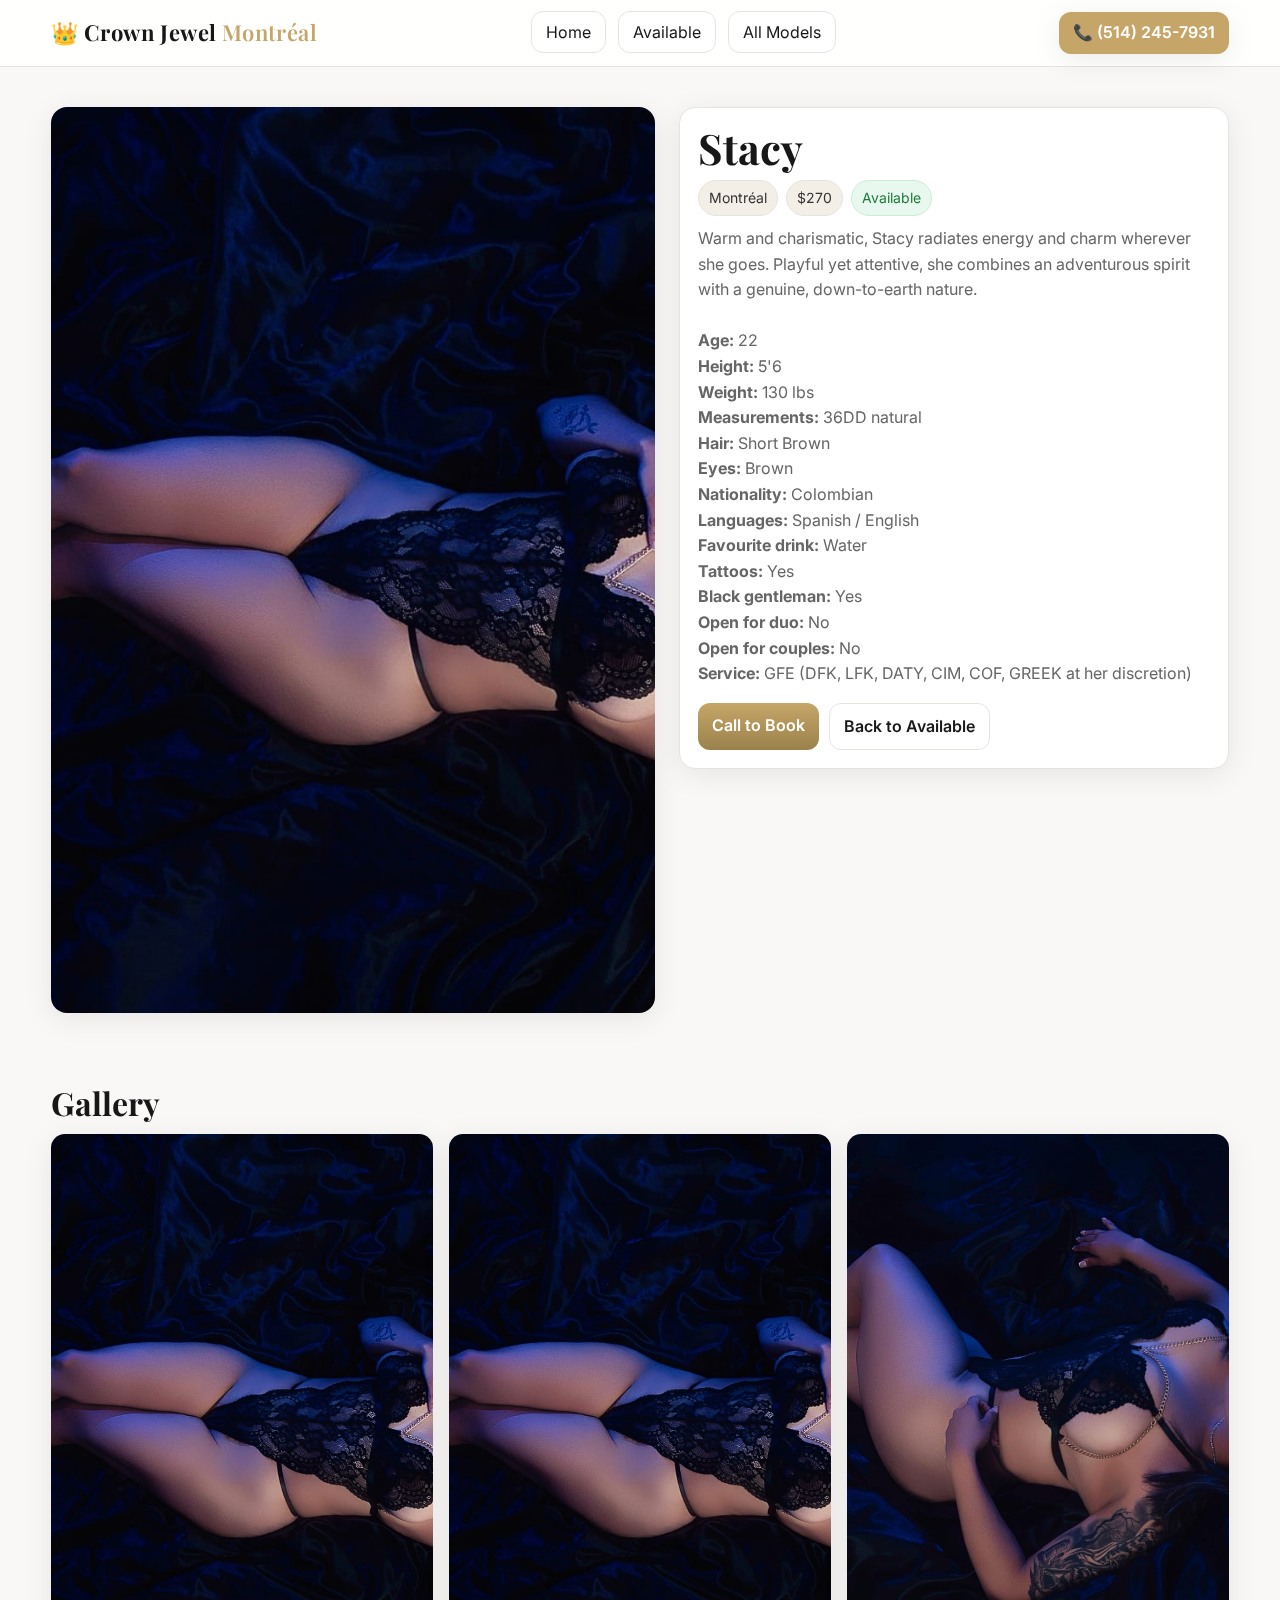
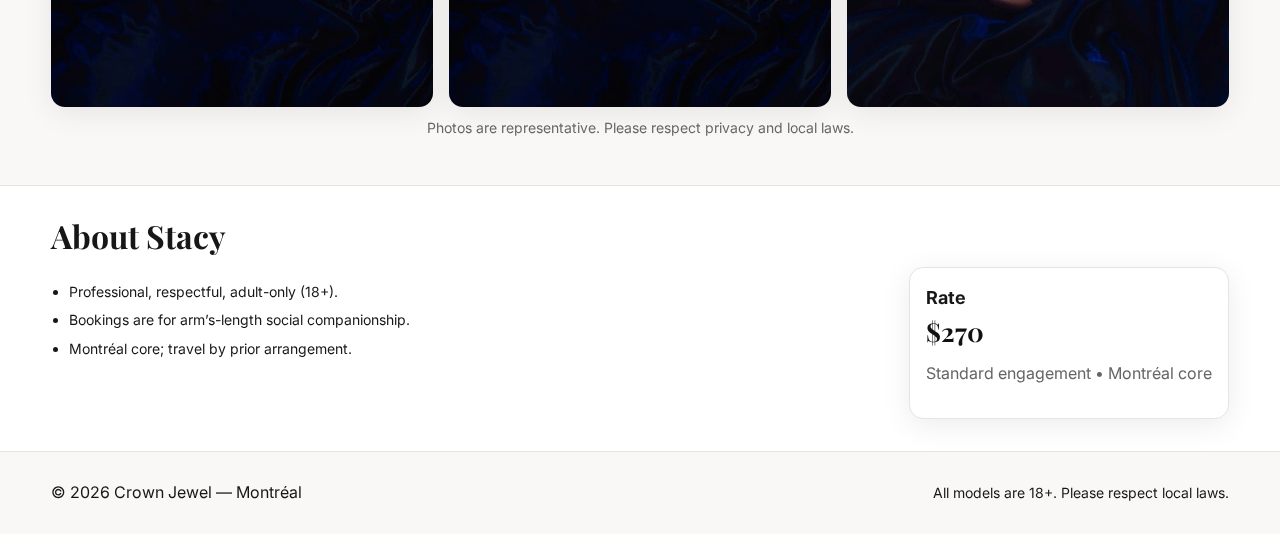
<file: profiles/stacy.html>
<!doctype html>
<html lang="en">
<head>
  <meta charset="utf-8" />
  <meta name="viewport" content="width=device-width, initial-scale=1" />
  <title>Stacy — Crown Jewel Montréal</title>
  <meta name="description" content="Stacy — Crown Jewel Montréal. Profile, bio, and gallery." />
  <link rel="canonical" href="https://crownjewelescorts.ca/profiles/stacy" />
  <meta name="theme-color" content="#ffffff" />
  <link rel="preconnect" href="https://fonts.googleapis.com">
  <link rel="preconnect" href="https://fonts.gstatic.com" crossorigin>
  <link href="https://fonts.googleapis.com/css2?family=Inter:wght@300;400;500;600;700&family=Playfair+Display:wght@500;700&display=swap" rel="stylesheet">

  <style>
    :root{
      --bg:#faf8f6; --panel:#ffffff; --ink:#171717; --muted:#666;
      --brand:#c6a668; --brand-2:#9a814b; --line:#e7e4df;
      --radius:18px; --shadow:0 6px 30px rgba(0,0,0,.08);
      --pill:#f3efe7;
    }
    *{box-sizing:border-box}
    html{scroll-behavior:smooth}
    body{margin:0; background:var(--bg); color:var(--ink); font:400 16px/1.6 Inter, system-ui, -apple-system, Segoe UI, Roboto, sans-serif}
    a{color:inherit; text-decoration:none}
    img{max-width:100%; display:block}
    .wrap{width:min(1180px,92%); margin-inline:auto}

    /* NAV */
    .nav{position:sticky; top:0; z-index:50; backdrop-filter:saturate(140%) blur(8px); background:rgba(255,255,255,.9); border-bottom:1px solid var(--line)}
    .nav-inner{display:flex; align-items:center; justify-content:space-between; gap:12px; padding:12px 0}
    .brand{font-family:"Playfair Display",serif; font-weight:700; font-size:22px; letter-spacing:.4px}
    .brand-sub{font-weight:600; color:var(--brand)}
    .links a{padding:10px 14px; border-radius:12px; border:1px solid var(--line); background:var(--panel); margin-right:8px}
    .phone-box{background:var(--brand); color:#fff; padding:8px 14px; border-radius:12px; font-weight:600; box-shadow:var(--shadow); white-space:nowrap}
    .phone-box:hover{background:var(--brand-2)}
    .menu{display:none}

    /* TITLES / TEXT */
    h1{font:700 clamp(28px,3.6vw,42px)/1.05 "Playfair Display",serif; margin:0 0 10px}
    h2.title{font:700 clamp(22px,3vw,32px)/1.15 "Playfair Display",serif; margin:0 0 12px; text-align:left}
    p.muted{color:var(--muted)}

    /* PROFILE HERO */
    .section{padding:32px 0}
    .profile-hero{padding:40px 0}
    .profile-header{display:grid; grid-template-columns: 1.1fr 1fr; gap:24px; align-items:start}
    .profile-cover{width:100%; border-radius:16px; aspect-ratio: 2 / 3; object-fit:cover; background:#eee; box-shadow:var(--shadow)}
    .profile-meta{background:var(--panel); border:1px solid var(--line); border-radius:16px; padding:18px; box-shadow:var(--shadow)}
    .profile-tags{display:flex; flex-wrap:wrap; gap:8px; margin:6px 0 10px}
    .pill{background:var(--pill); border:1px solid var(--line); color:#333; padding:6px 10px; border-radius:999px; font-size:14px}
    .pill.success{background:#e9f8ef; border-color:#c9edd5; color:#1c7a3a}
    .profile-lead{margin-top:10px}
    .profile-cta{display:flex; gap:10px; flex-wrap:wrap; margin-top:12px}
    .btn{display:inline-block; padding:10px 14px; border-radius:12px; border:1px solid var(--line); background:var(--panel); font-weight:600}
    .btn-ghost{background:#fff}
    .btn-primary{background:linear-gradient(180deg, var(--brand), var(--brand-2)); border:none; color:#fff}

    /* GALLERY */
    .gallery{display:grid; gap:16px; grid-template-columns:repeat(3, minmax(0,1fr))}
    .gal{width:100%; aspect-ratio: 2 / 3; object-fit:cover; border-radius:14px; background:#eee; box-shadow:var(--shadow); transition:transform .35s ease}
    .gal:hover{transform:scale(1.02)}
    .center{text-align:center}
    .small{font-size:14px}

    /* DETAILS GRID */
    .section-alt{background:var(--panel); border-top:1px solid var(--line); border-bottom:1px solid var(--line)}
    .profile-grid{display:grid; grid-template-columns: 1fr 320px; gap:24px}
    .notes{padding-left:18px}
    .notes li{margin:6px 0}
    .profile-side .rate{background:#fff; border:1px solid var(--line); border-radius:14px; padding:16px; box-shadow:var(--shadow)}
    .rate h3{margin:0 0 6px; font-size:18px}
    .amount{font:700 26px/1 "Playfair Display",serif; color:#111}

    /* FOOTER */
    .footer{padding:28px 0}
    .foot{display:flex; justify-content:space-between; align-items:center; gap:16px}

    /* RESPONSIVE */
    @media (max-width: 980px){
      .profile-header{grid-template-columns: 1fr}
      .profile-grid{grid-template-columns: 1fr}
    }
    @media (max-width: 640px){
      .links{display:none}
      .menu{display:block; background:none; border:1px solid var(--line); border-radius:10px; padding:8px 12px}
      .gallery{grid-template-columns:repeat(2, minmax(0,1fr))}
    }
  </style>
</head>
<body>
  <!-- NAV -->
  <header class="nav">
    <div class="wrap nav-inner">
      <a class="brand" href="../index.html#top">👑 Crown Jewel <span class="brand-sub">Montréal</span></a>
      <nav class="links" aria-label="Primary">
        <a href="../index.html#top">Home</a>
        <a href="../index.html#available">Available</a>
        <a href="../all-models.html">All Models</a>
      </nav>
      <a class="phone-box" href="tel:+15142457931" aria-label="Call Crown Jewel">📞 (514) 245-7931</a>
      <button class="menu" aria-label="Open menu">☰</button>
    </div>
  </header>

  <!-- PROFILE HERO -->
  <section class="section profile-hero">
    <div class="wrap">
      <div class="profile-header">
        <img class="profile-cover" src="../images/stacy1.jpg" alt="Stacy — cover photo">
        <div class="profile-meta">
          <h1>Stacy</h1>
          <div class="profile-tags">
            <span class="pill">Montréal</span>
            <span class="pill">$270</span>
            <span class="pill success">Available</span>
          </div>
          <p class="profile-lead muted">
            Warm and charismatic, Stacy radiates energy and charm wherever she goes. Playful yet attentive, she combines an adventurous spirit with a genuine, down-to-earth nature.
            <br><br><strong>Age:</strong> 22
            <br><strong>Height:</strong> 5'6
            <br><strong>Weight:</strong> 130 lbs
            <br><strong>Measurements:</strong> 36DD natural
            <br><strong>Hair:</strong> Short Brown
            <br><strong>Eyes:</strong> Brown
            <br><strong>Nationality:</strong> Colombian
            <br><strong>Languages:</strong> Spanish / English
            <br><strong>Favourite drink:</strong> Water
            <br><strong>Tattoos:</strong> Yes
            <br><strong>Black gentleman:</strong> Yes
            <br><strong>Open for duo:</strong> No
            <br><strong>Open for couples:</strong> No
            <br><strong>Service:</strong> GFE (DFK, LFK, DATY, CIM, COF, GREEK at her discretion)
          </p>
          <div class="profile-cta">
            <a class="btn btn-primary" href="tel:+15142457931">Call to Book</a>
            <a class="btn" href="../index.html#available">Back to Available</a>
          </div>
        </div>
      </div>
    </div>
  </section>

  <!-- GALLERY -->
  <section class="section">
    <div class="wrap">
      <h2 class="title">Gallery</h2>
      <div class="gallery">
        <img src="../images/stacy1.jpg" alt="Stacy photo 1" class="gal">
        <img src="../images/stacy2.jpg" alt="Stacy photo 2" class="gal">
        <img src="../images/stacy3.jpg" alt="Stacy photo 3" class="gal">
      </div>
      <p class="small muted center" style="margin-top:10px">Photos are representative. Please respect privacy and local laws.</p>
    </div>
  </section>

  <!-- DETAILS -->
  <section class="section section-alt">
    <div class="wrap">
      <h2 class="title">About Stacy</h2>
      <div class="profile-grid">
        <div class="profile-bio">
          <ul class="notes small">
            <li>Professional, respectful, adult-only (18+).</li>
            <li>Bookings are for arm’s-length social companionship.</li>
            <li>Montréal core; travel by prior arrangement.</li>
          </ul>
        </div>
        <aside class="profile-side">
          <div class="rate">
            <h3>Rate</h3>
            <div class="amount">$270</div>
            <p class="muted">Standard engagement • Montréal core</p>
          </div>
        </aside>
      </div>
    </div>
  </section>

  <!-- FOOTER -->
  <footer class="footer">
    <div class="wrap foot">
      <div>© <span id="year"></span> Crown Jewel — Montréal</div>
      <div class="muted small">All models are 18+. Please respect local laws.</div>
    </div>
  </footer>

  <script>
    document.getElementById('year').textContent = new Date().getFullYear();
  </script>
</body>
</html>
</file>
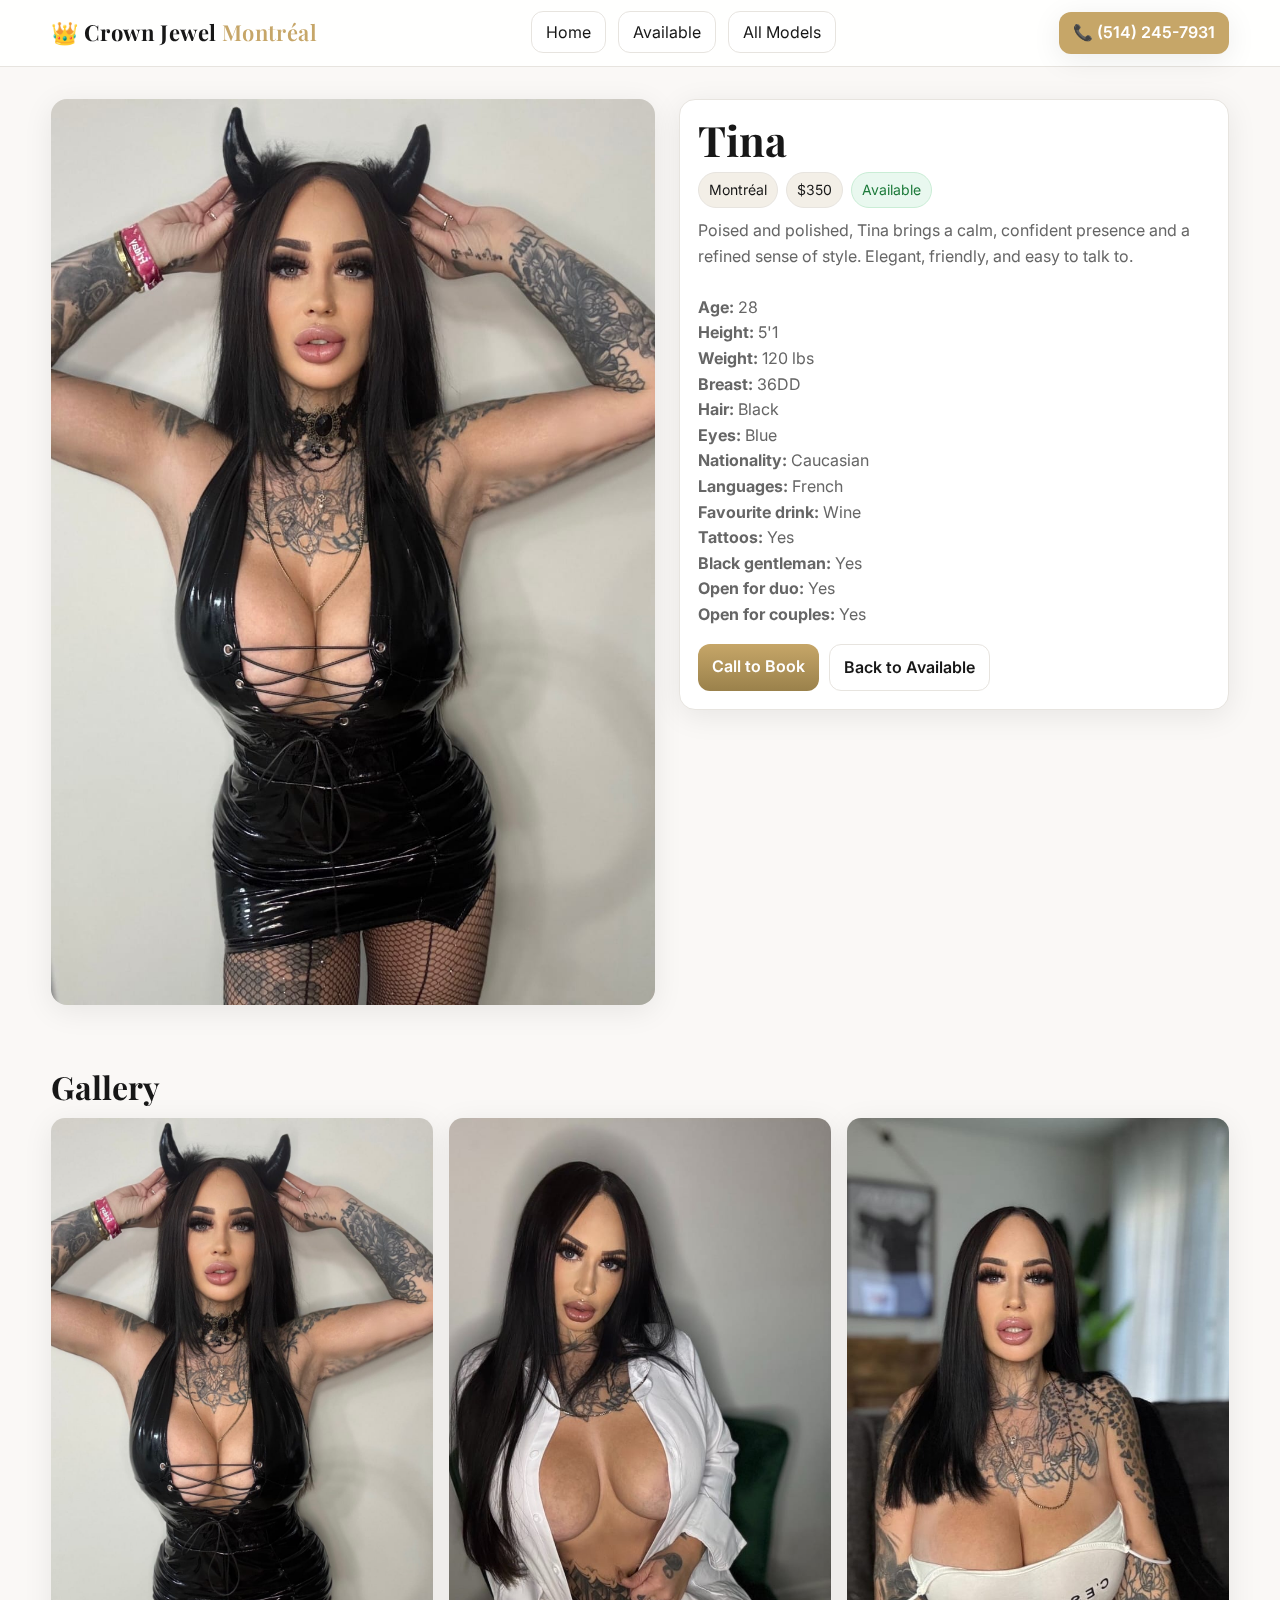
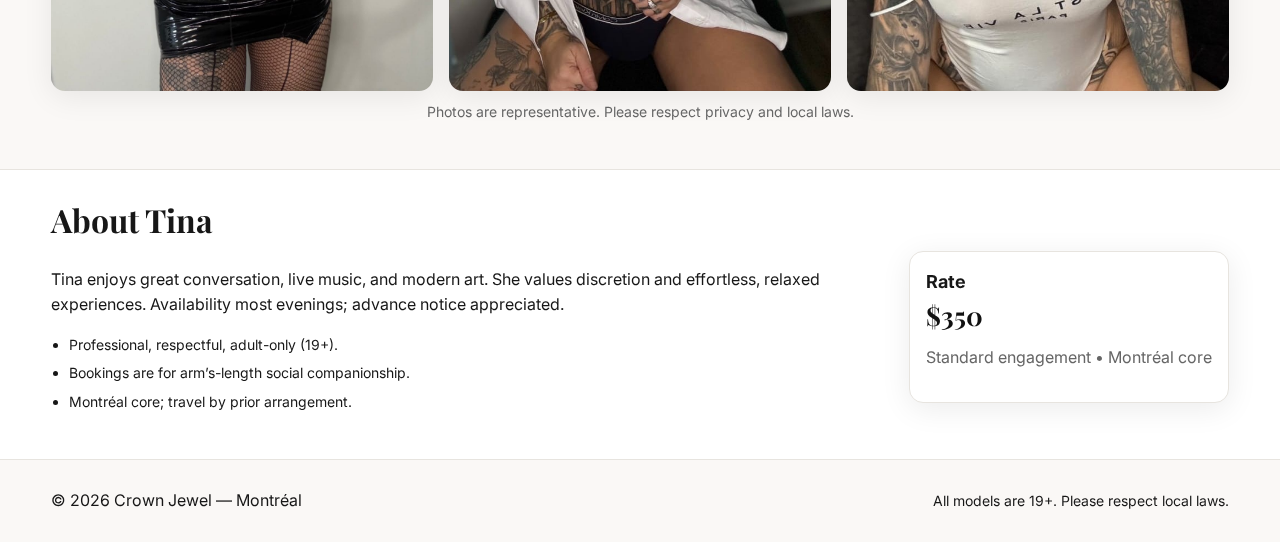
<file: profiles/tina.html>
<!doctype html>
<html lang="en">
<head>
  <meta charset="utf-8" />
  <meta name="viewport" content="width=device-width, initial-scale=1" />
  <title>Tina — Crown Jewel Montréal</title>
  <meta name="description" content="Tina — Crown Jewel Montréal. Profile, bio, and gallery." />
  <link rel="canonical" href="https://crownjewelescorts.ca/profiles/tina" />
  <meta name="theme-color" content="#ffffff" />
  <link rel="preconnect" href="https://fonts.googleapis.com">
  <link rel="preconnect" href="https://fonts.gstatic.com" crossorigin>
  <link href="https://fonts.googleapis.com/css2?family=Inter:wght@300;400;500;600;700&family=Playfair+Display:wght@500;700&display=swap" rel="stylesheet">

  <style>
    :root{
      --bg:#faf8f6; --panel:#ffffff; --ink:#171717; --muted:#666;
      --brand:#c6a668; --brand-2:#9a814b; --line:#e7e4df;
      --radius:18px; --shadow:0 6px 30px rgba(0,0,0,.08); --pill:#f3efe7;
    }
    *{box-sizing:border-box}
    html{scroll-behavior:smooth}
    body{margin:0; background:var(--bg); color:var(--ink); font:400 16px/1.6 Inter,system-ui,-apple-system,Segoe UI,Roboto,sans-serif}
    a{color:inherit; text-decoration:none}
    img{max-width:100%; display:block}
    .wrap{width:min(1180px,92%); margin-inline:auto}

    /* NAV */
    .nav{position:sticky; top:0; z-index:50; backdrop-filter:saturate(140%) blur(8px); background:rgba(255,255,255,.9); border-bottom:1px solid var(--line)}
    .nav-inner{display:flex; align-items:center; justify-content:space-between; gap:12px; padding:12px 0}
    .brand{font-family:"Playfair Display",serif; font-weight:700; font-size:22px; letter-spacing:.4px}
    .brand-sub{color:var(--brand); font-weight:600}
    .links a{padding:10px 14px; border-radius:12px; border:1px solid var(--line); background:var(--panel); margin-right:8px}
    .phone-box{background:var(--brand); color:#fff; padding:8px 14px; border-radius:12px; font-weight:600; box-shadow:var(--shadow)}
    .phone-box:hover{background:var(--brand-2)}
    .menu{display:none}

    /* SECTION / TEXT */
    h1{font:700 clamp(28px,3.6vw,42px)/1.05 "Playfair Display",serif; margin:0 0 10px}
    h2.title{font:700 clamp(22px,3vw,32px)/1.15 "Playfair Display",serif; margin:0 0 12px}
    p.muted{color:var(--muted)}
    .section{padding:32px 0}

    /* PROFILE HERO */
    .profile-header{display:grid; grid-template-columns: 1.1fr 1fr; gap:24px; align-items:start}
    .profile-cover{width:100%; border-radius:16px; aspect-ratio:2/3; object-fit:cover; background:#eee; box-shadow:var(--shadow)}
    .profile-meta{background:var(--panel); border:1px solid var(--line); border-radius:16px; padding:18px; box-shadow:var(--shadow)}
    .profile-tags{display:flex; flex-wrap:wrap; gap:8px; margin:6px 0 10px}
    .pill{background:var(--pill); border:1px solid var(--line); padding:6px 10px; border-radius:999px; font-size:14px}
    .pill.success{background:#e9f8ef; border-color:#c9edd5; color:#1c7a3a}
    .profile-lead{margin-top:10px}
    .profile-cta{display:flex; gap:10px; flex-wrap:wrap; margin-top:12px}
    .btn{display:inline-block; padding:10px 14px; border-radius:12px; border:1px solid var(--line); background:var(--panel); font-weight:600}
    .btn-primary{background:linear-gradient(180deg,var(--brand),var(--brand-2)); border:none; color:#fff}
    .btn-ghost{background:#fff}

    /* GALLERY */
    .gallery{display:grid; gap:16px; grid-template-columns:repeat(3, minmax(0,1fr))}
    .gal{width:100%; aspect-ratio:2/3; object-fit:cover; border-radius:14px; background:#eee; box-shadow:var(--shadow); transition:transform .35s ease}
    .gal:hover{transform:scale(1.02)}
    .center{text-align:center}
    .small{font-size:14px}

    /* DETAILS */
    .section-alt{background:var(--panel); border-top:1px solid var(--line); border-bottom:1px solid var(--line)}
    .profile-grid{display:grid; grid-template-columns:1fr 320px; gap:24px}
    .profile-bio ul{padding-left:18px}
    .notes li{margin:6px 0}
    .profile-side .rate{background:#fff; border:1px solid var(--line); border-radius:14px; padding:16px; box-shadow:var(--shadow)}
    .rate h3{margin:0 0 6px; font-size:18px}
    .amount{font:700 26px/1 "Playfair Display",serif; color:#111}

    /* FOOTER */
    .footer{padding:28px 0}
    .foot{display:flex; justify-content:space-between; align-items:center; gap:16px}

    /* RESPONSIVE */
    @media(max-width:980px){
      .profile-header{grid-template-columns:1fr}
      .profile-grid{grid-template-columns:1fr}
    }
    @media(max-width:640px){
      .links{display:none}
      .menu{display:block; background:none; border:1px solid var(--line); border-radius:10px; padding:8px 12px}
      .gallery{grid-template-columns:repeat(2, minmax(0,1fr))}
    }
  </style>
</head>

<body>
  <!-- NAV -->
  <header class="nav">
    <div class="wrap nav-inner">
      <a class="brand" href="../index.html#top">👑 Crown Jewel <span class="brand-sub">Montréal</span></a>
      <nav class="links">
        <a href="../index.html#top">Home</a>
        <a href="../index.html#available">Available</a>
        <a href="../all-models.html">All Models</a>
      </nav>
      <a class="phone-box" href="tel:+15142457931">📞 (514) 245-7931</a>
      <button class="menu" aria-label="Open menu">☰</button>
    </div>
  </header>

  <!-- PROFILE HERO -->
  <section class="section profile-hero">
    <div class="wrap">
      <div class="profile-header">
        <img class="profile-cover" src="../images/tina1.jpg" alt="Tina — cover photo">
        <div class="profile-meta">
          <h1>Tina</h1>
          <div class="profile-tags">
            <span class="pill">Montréal</span>
            <span class="pill">$350</span>
            <span class="pill success">Available</span>
          </div>
          <p class="profile-lead muted">
            Poised and polished, Tina brings a calm, confident presence and a refined sense of style.
            Elegant, friendly, and easy to talk to.
            <br><br><strong>Age:</strong> 28
            <br><strong>Height:</strong> 5'1
            <br><strong>Weight:</strong> 120 lbs
            <br><strong>Breast:</strong> 36DD
            <br><strong>Hair:</strong> Black
            <br><strong>Eyes:</strong> Blue
            <br><strong>Nationality:</strong> Caucasian
            <br><strong>Languages:</strong> French
            <br><strong>Favourite drink:</strong> Wine
            <br><strong>Tattoos:</strong> Yes
            <br><strong>Black gentleman:</strong> Yes
            <br><strong>Open for duo:</strong> Yes
            <br><strong>Open for couples:</strong> Yes
          </p>
          <div class="profile-cta">
            <a class="btn btn-primary" href="tel:+15142457931">Call to Book</a>
            <a class="btn" href="../index.html#available">Back to Available</a>
          </div>
        </div>
      </div>
    </div>
  </section>

  <!-- GALLERY -->
  <section class="section">
    <div class="wrap">
      <h2 class="title">Gallery</h2>
      <div class="gallery">
        <img src="../images/tina1.jpg" alt="Tina photo 1" class="gal">
        <img src="../images/tina2.jpg" alt="Tina photo 2" class="gal">
        <img src="../images/tina3.jpg" alt="Tina photo 3" class="gal">
      </div>
      <p class="small muted center" style="margin-top:10px">Photos are representative. Please respect privacy and local laws.</p>
    </div>
  </section>

  <!-- DETAILS -->
  <section class="section section-alt">
    <div class="wrap">
      <h2 class="title">About Tina</h2>
      <div class="profile-grid">
        <div class="profile-bio">
          <p>
            Tina enjoys great conversation, live music, and modern art. She values discretion and effortless, relaxed experiences.
            Availability most evenings; advance notice appreciated.
          </p>
          <ul class="notes small">
            <li>Professional, respectful, adult-only (19+).</li>
            <li>Bookings are for arm’s-length social companionship.</li>
            <li>Montréal core; travel by prior arrangement.</li>
          </ul>
        </div>
        <aside class="profile-side">
          <div class="rate">
            <h3>Rate</h3>
            <div class="amount">$350</div>
            <p class="muted">Standard engagement • Montréal core</p>
          </div>
        </aside>
      </div>
    </div>
  </section>

  <!-- FOOTER -->
  <footer class="footer">
    <div class="wrap foot">
      <div>© <span id="year"></span> Crown Jewel — Montréal</div>
      <div class="muted small">All models are 19+. Please respect local laws.</div>
    </div>
  </footer>

  <script>document.getElementById('year').textContent = new Date().getFullYear();</script>
</body>
</html>
</file>
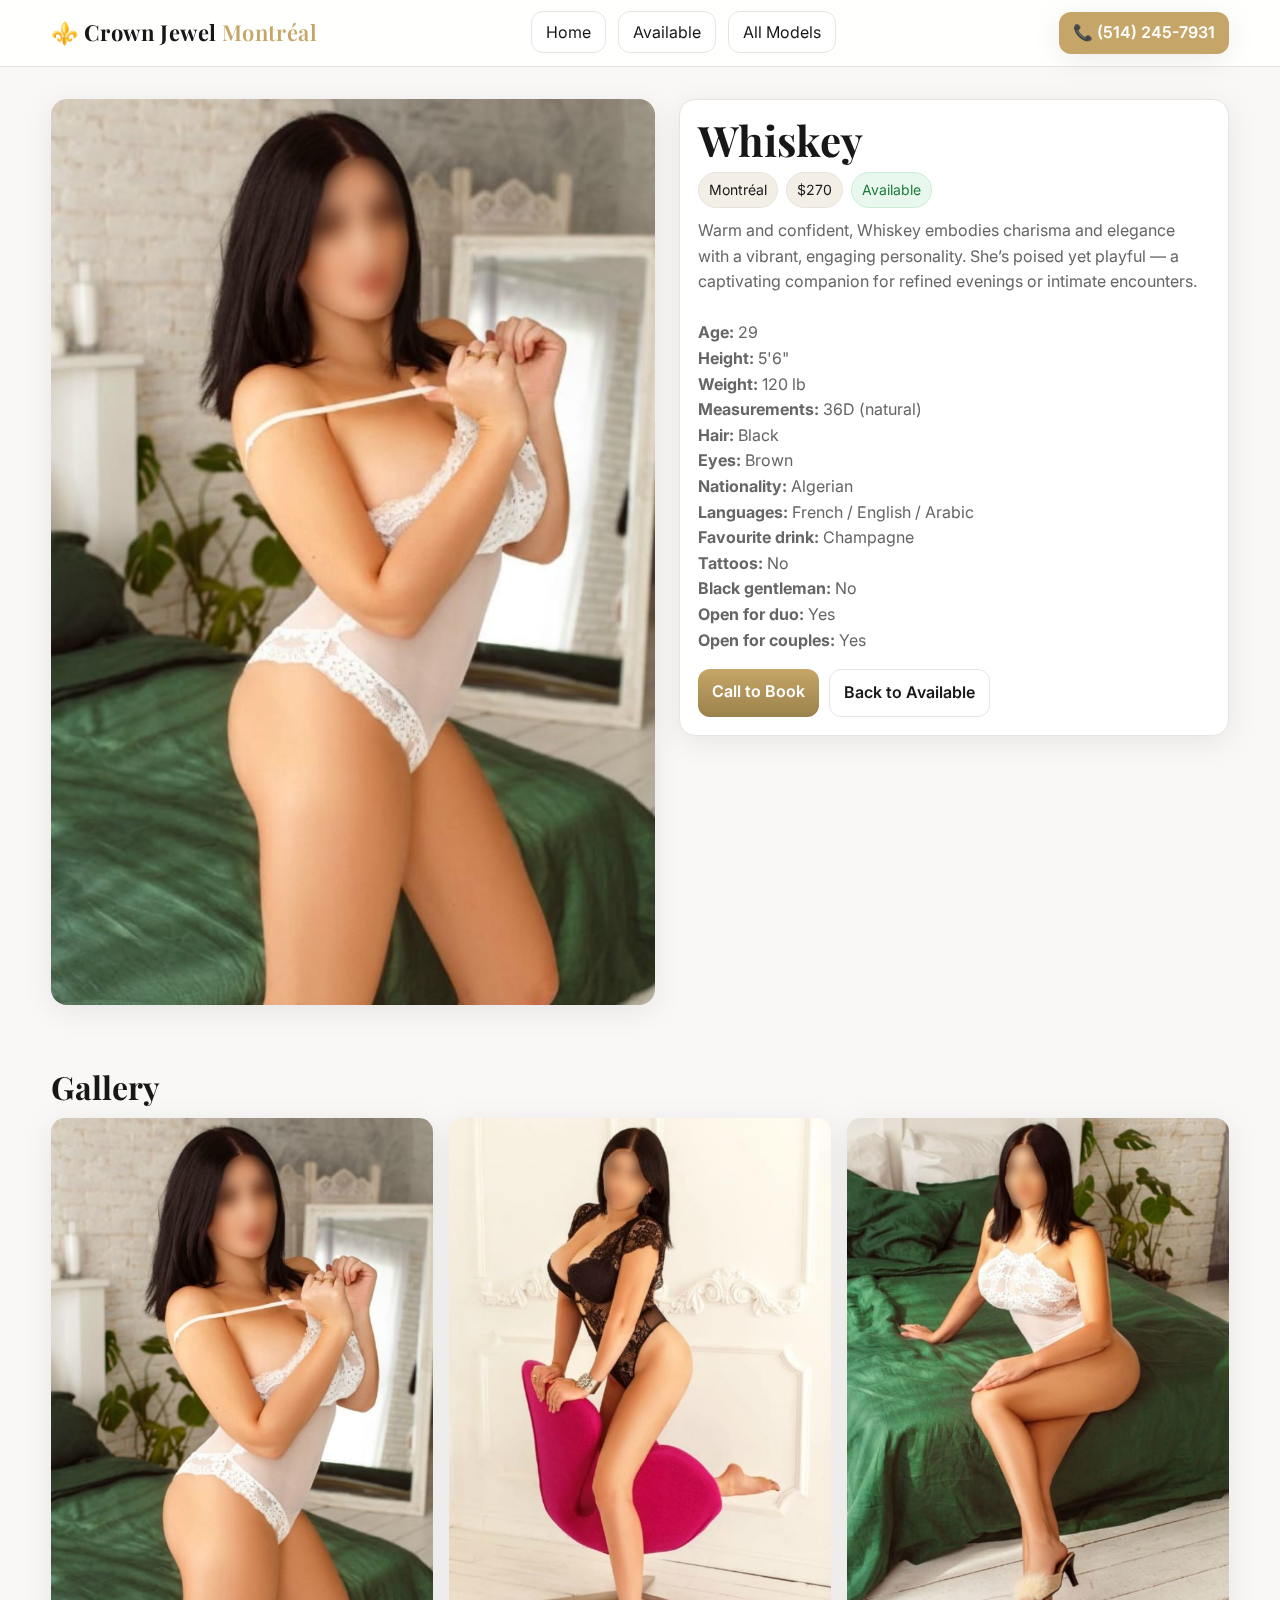
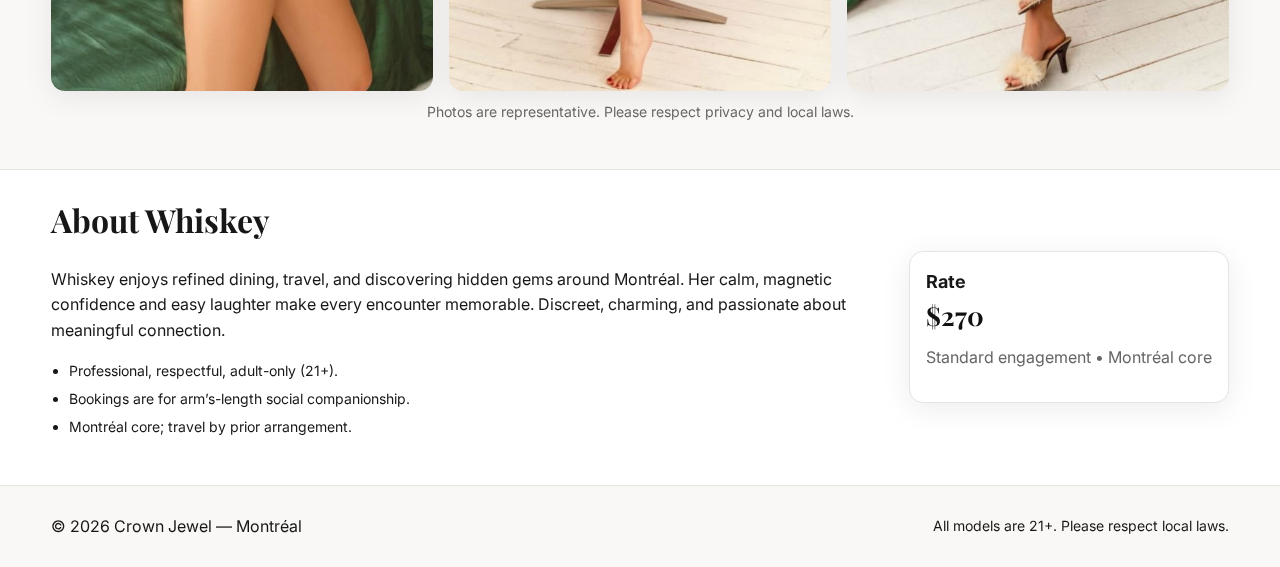
<file: profiles/whiskey.html>
<!doctype html>
<html lang="en">
<head>
  <meta charset="utf-8" />
  <meta name="viewport" content="width=device-width, initial-scale=1" />
  <title>Whiskey — Crown Jewel Montréal</title>
  <meta name="description" content="Whiskey — Crown Jewel Montréal. Profile, bio, and gallery." />
  <link rel="canonical" href="https://crownjewelescorts.ca/profiles/whiskey" />
  <meta name="theme-color" content="#ffffff" />
  <link rel="preconnect" href="https://fonts.googleapis.com">
  <link rel="preconnect" href="https://fonts.gstatic.com" crossorigin>
  <link href="https://fonts.googleapis.com/css2?family=Inter:wght@300;400;500;600;700&family=Playfair+Display:wght@500;700&display=swap" rel="stylesheet">

  <style>
    :root{
      --bg:#faf8f6; --panel:#ffffff; --ink:#171717; --muted:#666;
      --brand:#c6a668; --brand-2:#9a814b; --line:#e7e4df;
      --radius:18px; --shadow:0 6px 30px rgba(0,0,0,.08); --pill:#f3efe7;
    }
    *{box-sizing:border-box}
    html{scroll-behavior:smooth}
    body{margin:0; background:var(--bg); color:var(--ink); font:400 16px/1.6 Inter,system-ui,-apple-system,Segoe UI,Roboto,sans-serif}
    a{color:inherit; text-decoration:none}
    img{max-width:100%; display:block}
    .wrap{width:min(1180px,92%); margin-inline:auto}

    /* NAV */
    .nav{position:sticky; top:0; z-index:50; backdrop-filter:saturate(140%) blur(8px); background:rgba(255,255,255,.9); border-bottom:1px solid var(--line)}
    .nav-inner{display:flex; align-items:center; justify-content:space-between; gap:12px; padding:12px 0}
    .brand{font-family:"Playfair Display",serif; font-weight:700; font-size:22px; letter-spacing:.4px}
    .brand-sub{color:var(--brand); font-weight:600}
    .links a{padding:10px 14px; border-radius:12px; border:1px solid var(--line); background:var(--panel); margin-right:8px}
    .phone-box{background:var(--brand); color:#fff; padding:8px 14px; border-radius:12px; font-weight:600; box-shadow:var(--shadow)}
    .phone-box:hover{background:var(--brand-2)}
    .menu{display:none}

    /* SECTION / TEXT */
    h1{font:700 clamp(28px,3.6vw,42px)/1.05 "Playfair Display",serif; margin:0 0 10px}
    h2.title{font:700 clamp(22px,3vw,32px)/1.15 "Playfair Display",serif; margin:0 0 12px}
    p.muted{color:var(--muted)}
    .section{padding:32px 0}

    /* PROFILE HERO */
    .profile-header{display:grid; grid-template-columns: 1.1fr 1fr; gap:24px; align-items:start}
    .profile-cover{width:100%; border-radius:16px; aspect-ratio:2/3; object-fit:cover; background:#eee; box-shadow:var(--shadow)}
    .profile-meta{background:var(--panel); border:1px solid var(--line); border-radius:16px; padding:18px; box-shadow:var(--shadow)}
    .profile-tags{display:flex; flex-wrap:wrap; gap:8px; margin:6px 0 10px}
    .pill{background:var(--pill); border:1px solid var(--line); padding:6px 10px; border-radius:999px; font-size:14px}
    .pill.success{background:#e9f8ef; border-color:#c9edd5; color:#1c7a3a}
    .profile-lead{margin-top:10px}
    .profile-cta{display:flex; gap:10px; flex-wrap:wrap; margin-top:12px}
    .btn{display:inline-block; padding:10px 14px; border-radius:12px; border:1px solid var(--line); background:var(--panel); font-weight:600}
    .btn-primary{background:linear-gradient(180deg,var(--brand),var(--brand-2)); border:none; color:#fff}
    .btn-ghost{background:#fff}

    /* GALLERY */
    .gallery{display:grid; gap:16px; grid-template-columns:repeat(3, minmax(0,1fr))}
    .gal{width:100%; aspect-ratio:2/3; object-fit:cover; border-radius:14px; background:#eee; box-shadow:var(--shadow); transition:transform .35s ease}
    .gal:hover{transform:scale(1.02)}
    .center{text-align:center}
    .small{font-size:14px}

    /* DETAILS */
    .section-alt{background:var(--panel); border-top:1px solid var(--line); border-bottom:1px solid var(--line)}
    .profile-grid{display:grid; grid-template-columns:1fr 320px; gap:24px}
    .profile-bio ul{padding-left:18px}
    .notes li{margin:6px 0}
    .profile-side .rate{background:#fff; border:1px solid var(--line); border-radius:14px; padding:16px; box-shadow:var(--shadow)}
    .rate h3{margin:0 0 6px; font-size:18px}
    .amount{font:700 26px/1 "Playfair Display",serif; color:#111}

    /* FOOTER */
    .footer{padding:28px 0}
    .foot{display:flex; justify-content:space-between; align-items:center; gap:16px}

    /* RESPONSIVE */
    @media(max-width:980px){
      .profile-header{grid-template-columns:1fr}
      .profile-grid{grid-template-columns:1fr}
    }
    @media(max-width:640px){
      .links{display:none}
      .menu{display:block; background:none; border:1px solid var(--line); border-radius:10px; padding:8px 12px}
      .gallery{grid-template-columns:repeat(2, minmax(0,1fr))}
    }
  </style>
</head>

<body>
  <!-- NAV -->
  <header class="nav">
    <div class="wrap nav-inner">
      <a class="brand" href="../index.html#top">⚜️ Crown Jewel <span class="brand-sub">Montréal</span></a>
      <nav class="links">
        <a href="../index.html#top">Home</a>
        <a href="../index.html#available">Available</a>
        <a href="../all-models.html">All Models</a>
      </nav>
      <a class="phone-box" href="tel:+15142457931">📞 (514) 245-7931</a>
      <button class="menu" aria-label="Open menu">☰</button>
    </div>
  </header>

  <!-- PROFILE HERO -->
  <section class="section profile-hero">
    <div class="wrap">
      <div class="profile-header">
        <img class="profile-cover" src="../images/whiskey1.jpg" alt="Whiskey — cover photo">
        <div class="profile-meta">
          <h1>Whiskey</h1>
          <div class="profile-tags">
            <span class="pill">Montréal</span>
            <span class="pill">$270</span>
            <span class="pill success">Available</span>
          </div>
          <p class="profile-lead muted">
            Warm and confident, Whiskey embodies charisma and elegance with a vibrant, engaging personality.
            She’s poised yet playful — a captivating companion for refined evenings or intimate encounters.
            <br><br><strong>Age:</strong> 29  
            <br><strong>Height:</strong> 5'6"  
            <br><strong>Weight:</strong> 120 lb  
            <br><strong>Measurements:</strong> 36D (natural)  
            <br><strong>Hair:</strong> Black  
            <br><strong>Eyes:</strong> Brown  
            <br><strong>Nationality:</strong> Algerian  
            <br><strong>Languages:</strong> French / English / Arabic  
            <br><strong>Favourite drink:</strong> Champagne  
            <br><strong>Tattoos:</strong> No  
            <br><strong>Black gentleman:</strong> No  
            <br><strong>Open for duo:</strong> Yes  
            <br><strong>Open for couples:</strong> Yes
          </p>
          <div class="profile-cta">
            <a class="btn btn-primary" href="tel:+15142457931">Call to Book</a>
            <a class="btn" href="../index.html#available">Back to Available</a>
          </div>
        </div>
      </div>
    </div>
  </section>

  <!-- GALLERY -->
  <section class="section">
    <div class="wrap">
      <h2 class="title">Gallery</h2>
      <div class="gallery">
        <img src="../images/whiskey1.jpg" alt="Whiskey photo 1" class="gal">
        <img src="../images/whiskey2.jpg" alt="Whiskey photo 2" class="gal">
        <img src="../images/whiskey3.jpg" alt="Whiskey photo 3" class="gal">
      </div>
      <p class="small muted center" style="margin-top:10px">Photos are representative. Please respect privacy and local laws.</p>
    </div>
  </section>

  <!-- DETAILS -->
  <section class="section section-alt">
    <div class="wrap">
      <h2 class="title">About Whiskey</h2>
      <div class="profile-grid">
        <div class="profile-bio">
          <p>
            Whiskey enjoys refined dining, travel, and discovering hidden gems around Montréal. Her calm, magnetic confidence and easy laughter make every encounter memorable.
            Discreet, charming, and passionate about meaningful connection.
          </p>
          <ul class="notes small">
            <li>Professional, respectful, adult-only (21+).</li>
            <li>Bookings are for arm’s-length social companionship.</li>
            <li>Montréal core; travel by prior arrangement.</li>
          </ul>
        </div>
        <aside class="profile-side">
          <div class="rate">
            <h3>Rate</h3>
            <div class="amount">$270</div>
            <p class="muted">Standard engagement • Montréal core</p>
          </div>
        </aside>
      </div>
    </div>
  </section>

  <!-- FOOTER -->
  <footer class="footer">
    <div class="wrap foot">
      <div>© <span id="year"></span> Crown Jewel — Montréal</div>
      <div class="muted small">All models are 21+. Please respect local laws.</div>
    </div>
  </footer>

  <script>document.getElementById('year').textContent = new Date().getFullYear();</script>
</body>
</html>
</file>
<file: styles.css>
1: 
   2: /* =========================
   3:    CrownJewel — Light Gold & Ivory Theme
   4:    Inspired by annaclaire.net single-file
   5:    ========================= */
   6: 
   7: :root {
   8:   --bg: #faf9f6;            /* soft ivory background */
   9:   --surface: #ffffff;       /* bright white cards */
  10:   --ink: #111111;           /* black text */
  11:   --muted: #666666;         /* muted grey for secondary */
  12:   --gold: #d9b85a;          /* polished gold accent */
  13:   --ring: #e4e4e4;          /* subtle border accents */
  14:   --radius: 16px;
  15:   --shadow: 0 6px 22px rgba(0, 0, 0, .10);
  16: }
  17: 
  18: /* Base */
  19: * { box-sizing: border-box; }
  20: html, body { margin: 0; padding: 0; }
  21: body {
  22:   font-family: Inter, system-ui, -apple-system, Segoe UI, Roboto, Ubuntu, Cantarell, Noto Sans, sans-serif;
  23:   color: var(--ink);
  24:   background: var(--bg);
  25:   background-image:
  26:     radial-gradient(circle at 7% 0%, rgba(217,184,90,0.06), transparent 60%),
  27:     linear-gradient(180deg, #fff 0%, #faf9f6 100%);
  28:   background-attachment: fixed;
  29:   line-height: 1.65;
  30: }
  31: 
  32: /* Utilities */
  33: .wrap { max-width: 1200px; margin: 0 auto; padding: 0 16px; }
  34: .center { text-align: center; }
  35: .muted { color: var(--muted); }
  36: .small { font-size: .92rem; }
  37: .title { font-size: 1.9rem; margin: 0 0 8px; color: var(--ink); }
  38: 
  39: /* =========================
  40:    Nav
  41:    ========================= */
  42: .nav {
  43:   position: sticky; top: 0; z-index: 40;
  44:   background: rgba(255,255,255,0.9);
  45:   backdrop-filter: blur(10px);
  46:   border-bottom: 1px solid var(--ring);
  47: }
  48: .nav-inner {
  49:   display: flex; align-items: center; justify-content: space-between; gap: 16px;
  50:   padding: 14px 0;
  51: }
  52: .brand { font-weight: 800; font-size: 1.25rem; color: var(--ink); text-decoration: none; letter-spacing: .2px; }
  53: .brand-sub { color: var(--gold); margin-left: .4rem; }
  54: .links { display: flex; gap: 14px; }
  55: .links a { color: var(--ink); opacity: .82; text-decoration: none; }
  56: .links a:hover { opacity: 1; color: var(--gold); }
  57: 
  58: .btn {
  59:   background: var(--gold); color: #111;
  60:   border-radius: 999px; padding: 10px 14px; font-weight: 700;
  61:   text-decoration: none; display: inline-flex; align-items: center; gap: 8px;
  62:   transition: all .2s ease;
  63: }
  64: .btn:hover { filter: brightness(1.05); box-shadow: 0 6px 18px rgba(217,184,90,0.35); }
  65: 
  66: .menu { display: none; font-size: 28px; line-height: 1; background: transparent; border: 0; color: var(--ink); cursor: pointer; }
  67: 
  68: @media (max-width: 900px) {
  69:   .links { display: none; }
  70:   .menu { display: block; margin-left: 8px; }
  71:   .call { display: inline-block; padding: 8px 10px; font-size: .95rem; margin-left: auto; }
  72: }
  73: 
  74: /* =========================
  75:    Drawer (mobile menu)
  76:    ========================= */
  77: .drawer {
  78:   position: fixed; inset: 58px 0 0 auto; width: 280px;
  79:   background: var(--surface); color: var(--ink);
  80:   border-left: 1px solid var(--ring);
  81:   transform: translateX(110%); transition: .25s; z-index: 50;
  82: }
  83: .drawer.open { transform: translateX(0); }
  84: .drawer-links { display: flex; flex-direction: column; }
  85: .drawer-links a { padding: 14px 16px; color: var(--ink); text-decoration: none; border-bottom: 1px solid var(--ring); }
  86: .drawer-links a:hover { background: #fafafa; }
  87: 
  88: /* =========================
  89:    Hero
  90:    ========================= */
  91: .hero {
  92:   position: relative; min-height: 52vh; display: grid; place-items: center;
  93:   border-bottom: 1px solid var(--ring); background: var(--bg);
  94: }
  95: .hero-bg { position: absolute; inset: 0; background: linear-gradient(to bottom, rgba(255,255,255,.6), rgba(250,249,246,.8)); }
  96: .hero-body { position: relative; text-align: center; padding: 44px 0; z-index: 1; }
  97: .hero h1 { font-size: 2.6rem; margin: 0 0 10px; color: var(--gold); letter-spacing: .2px; }
  98: .lead { max-width: 740px; margin: 0 auto; color: var(--muted); }
  99: .cta { margin-top: 18px; display: flex; gap: 10px; justify-content: center; flex-wrap: wrap; }
 100: .btn-ghost { background: transparent; color: var(--ink); border: 1px solid var(--gold); box-shadow: inset 0 0 0 1px rgba(217,184,90, .22); }
 101: 
 102: /* =========================
 103:    Sections
 104:    ========================= */
 105: .section { padding: 42px 0; }
 106: .section-alt { padding: 42px 0; background: var(--surface); border-top: 1px solid var(--ring); border-bottom: 1px solid var(--ring); }
 107: 
 108: /* =========================
 109:    Cards grid
 110:    ========================= */
 111: .cards {
 112:   display: grid; grid-template-columns: repeat(3, 1fr); gap: 20px; margin-top: 16px;
 113: }
 114: @media (max-width: 1024px) { .cards { grid-template-columns: 1fr 1fr; } }
 115: @media (max-width: 640px)  { .cards { grid-template-columns: 1fr; } }
 116: 
 117: /* =========================
 118:    Card adjustments
 119:    ========================= */
 120: .card {
 121:   background: var(--surface);
 122:   border: 1px solid var(--ring);
 123:   border-radius: var(--radius);
 124:   overflow: hidden;
 125:   transition: transform .18s ease, border-color .18s ease, box-shadow .18s ease;
 126:   box-shadow: var(--shadow);
 127: }
 128: .card:hover { transform: translateY(-3px); border-color: var(--gold); box-shadow: 0 10px 26px rgba(0,0,0,.12); }
 129: 
 130: .thumb-img {
 131:   width: 100%; max-height: 200px; object-fit: cover; display: block; border-bottom: 1px solid var(--ring);
 132: }
 133: 
 134: .card-body { padding: 14px; }
 135: .row { display: flex; align-items: center; justify-content: space-between; gap: 8px; }
 136: .price { color: var(--gold); font-weight: 700; }
 137: 
 138: .badge {
 139:   display: inline-block; margin-top: 10px;
 140:   font-size: .75rem; font-weight: 700;
 141:   padding: 6px 12px; border-radius: 999px;
 142:   background: #f5f5f5; color: var(--ink); border: 1px solid var(--ring);
 143: }
 144: .badge.available { color: #16a34a; }
 145: .badge.limited { color: #b45309; }
 146: .badge.booked  { color: #b91c1c; }
 147: 
 148: /* =========================
 149:    Forms
 150:    ========================= */
 151: .form { display: grid; grid-template-columns: 1fr 1fr; gap: 12px; margin-top: 16px; }
 152: @media (max-width:900px) { .form { grid-template-columns: 1fr; } }
 153: .form input, .form textarea {
 154:   background: #fff; border: 1px solid var(--ring);
 155:   border-radius: 12px; padding: 12px 14px; color: var(--ink);
 156: }
 157: .form textarea { grid-column: 1 / -1; min-height: 120px; }
 158: .form button { grid-column: 1 / -1; }
 159: 
 160: /* =========================
 161:    Footer
 162:    ========================= */
 163: .footer {
 164:   border-top: 1px solid var(--ring); background: var(--surface); color: var(--muted); padding: 24px 0;
 165: }
 166: .foot { display: flex; flex-direction: column; gap: 6px; text-align: center; }
 167: 
 168: /* =========================
 169:    Links & card link hover
 170:    ========================= */
 171: .card-link { display: block; color: inherit; text-decoration: none; }
 172: .card-link:hover .card { border-color: var(--gold); }
 173: 
 174: /* =========================
 175:    Profile & Gallery
 176:    ========================= */
 177: .profile-hero { padding-top: 28px; }
 178: .profile-header { display: grid; grid-template-columns: 1.2fr 1fr; gap: 20px; align-items: center; }
 179: @media (max-width:900px) { .profile-header { grid-template-columns: 1fr; } }
 180: 
 181: .profile-cover {
 182:   width: 100%; aspect-ratio: 4/3; object-fit: cover;
 183:   border-radius: var(--radius); border: 1px solid var(--ring); box-shadow: var(--shadow);
 184: }
 185: 
 186: .profile-meta h1 { margin: 0 0 6px; font-size: 2rem; color: var(--gold); }
 187: .profile-lead { margin-top: 8px; color: var(--muted); }
 188: .profile-cta { margin-top: 14px; display: flex; gap: 10px; flex-wrap: wrap; }
 189: 
 190: .pill {
 191:   display: inline-block; font-size: .8rem; font-weight: 700;
 192:   padding: 6px 10px; border-radius: 999px;
 193:   border: 1px solid var(--ring); background: #f6f6f6; color: var(--ink); margin-right: 6px;
 194: }
 195: .pill.success { color: #16a34a; }
 196: 
 197: /* =========================
 198:    Gallery
 199:    ========================= */
 200: .gallery { margin-top: 12px; display: grid; grid-template-columns: repeat(3,1fr); gap: 12px; }
 201: @media (max-width:900px) { .gallery { grid-template-columns:1fr 1fr; } }
 202: @media (max-width:560px) { .gallery { grid-template-columns:1fr; } }
 203: .gal { width: 100%; aspect-ratio: 4/5; object-fit: cover; border-radius: 12px; border: 1px solid var(--ring); box-shadow: var(--shadow); }
 204: 
 205: /* =========================
 206:    Details grid
 207:    ========================= */
 208: .profile-grid { display: grid; grid-template-columns: 1.4fr .8fr; gap: 20px; align-items: start; }
 209: @media (max-width:900px) { .profile-grid { grid-template-columns:1fr; } }
 210: .profile-bio p { margin-top: 0; }
 211: .profile-side .rate { text-align: left; }
 212: 
 213: /* Respect reduced motion */
 214: @media (prefers-reduced-motion: reduce) {
 215:   * { scroll-behavior: auto !important; transition: none !important; animation: none !important; }
 216: }
</file>
